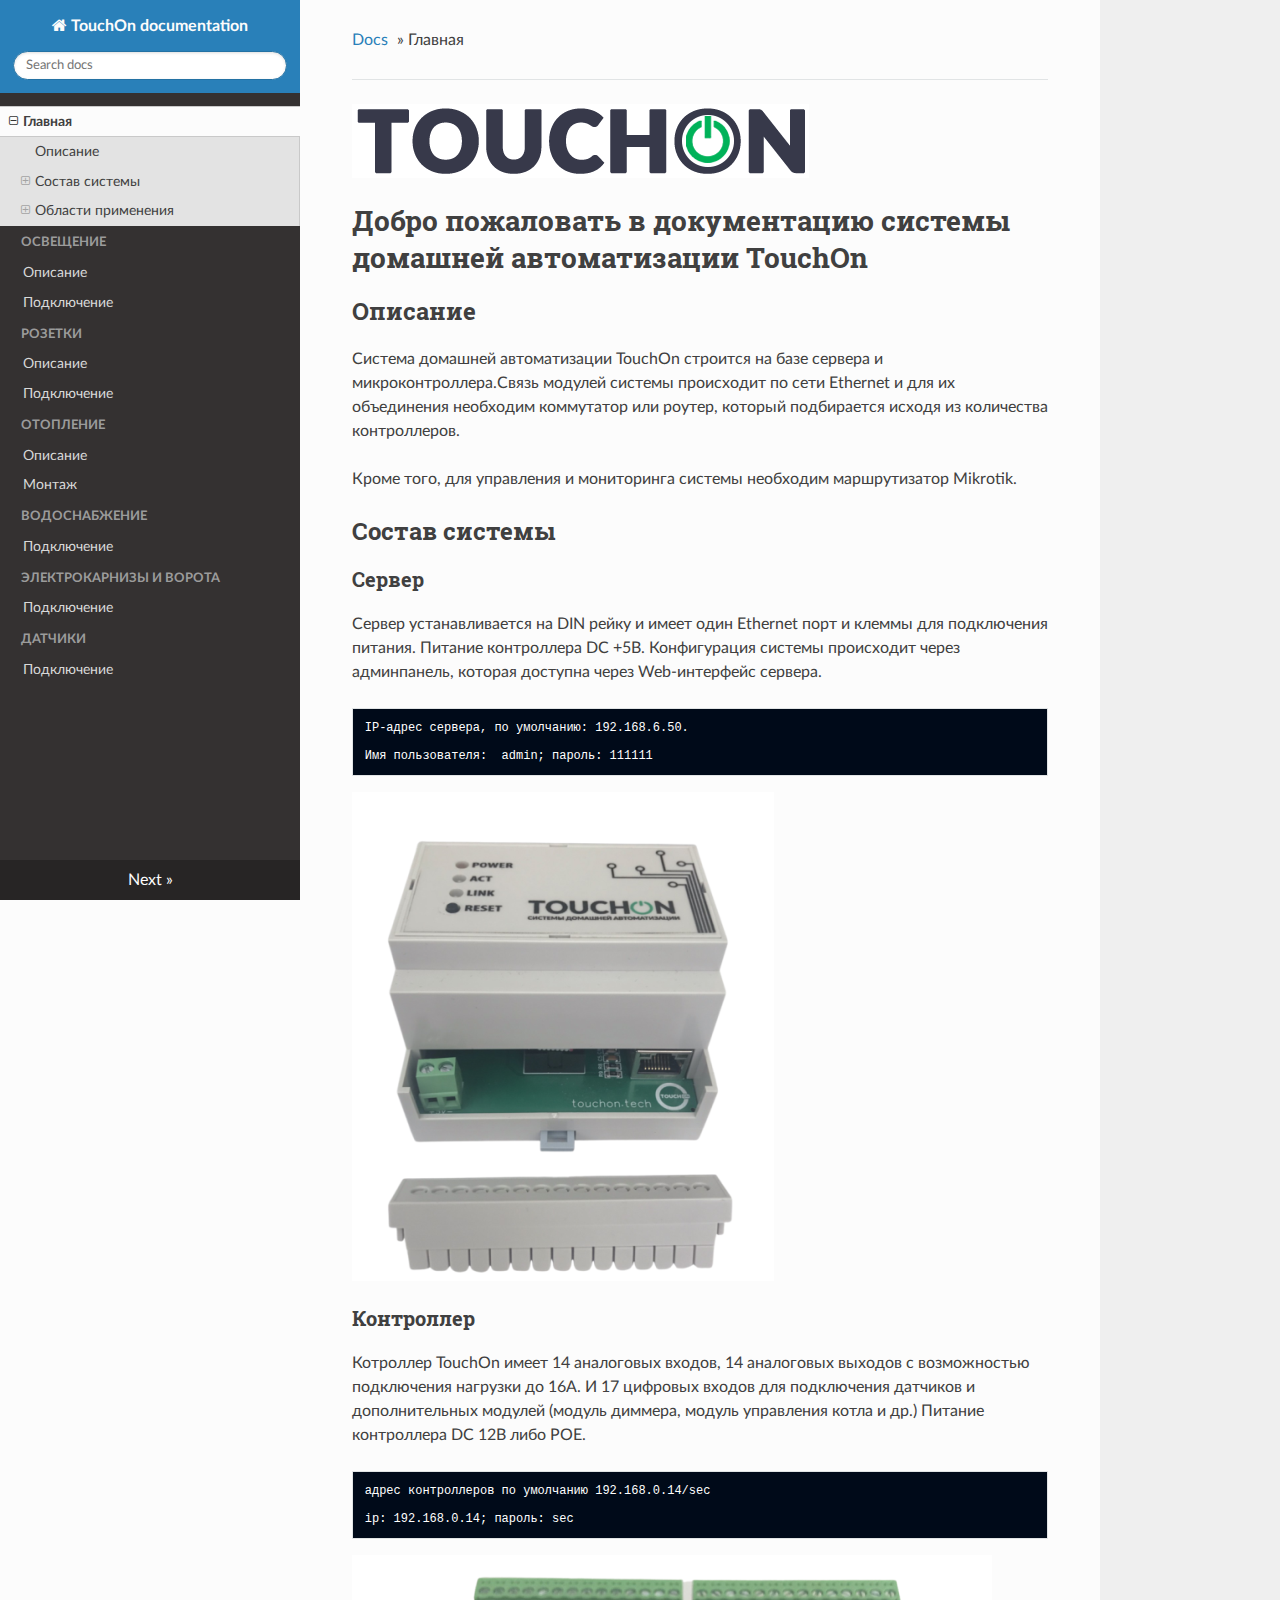
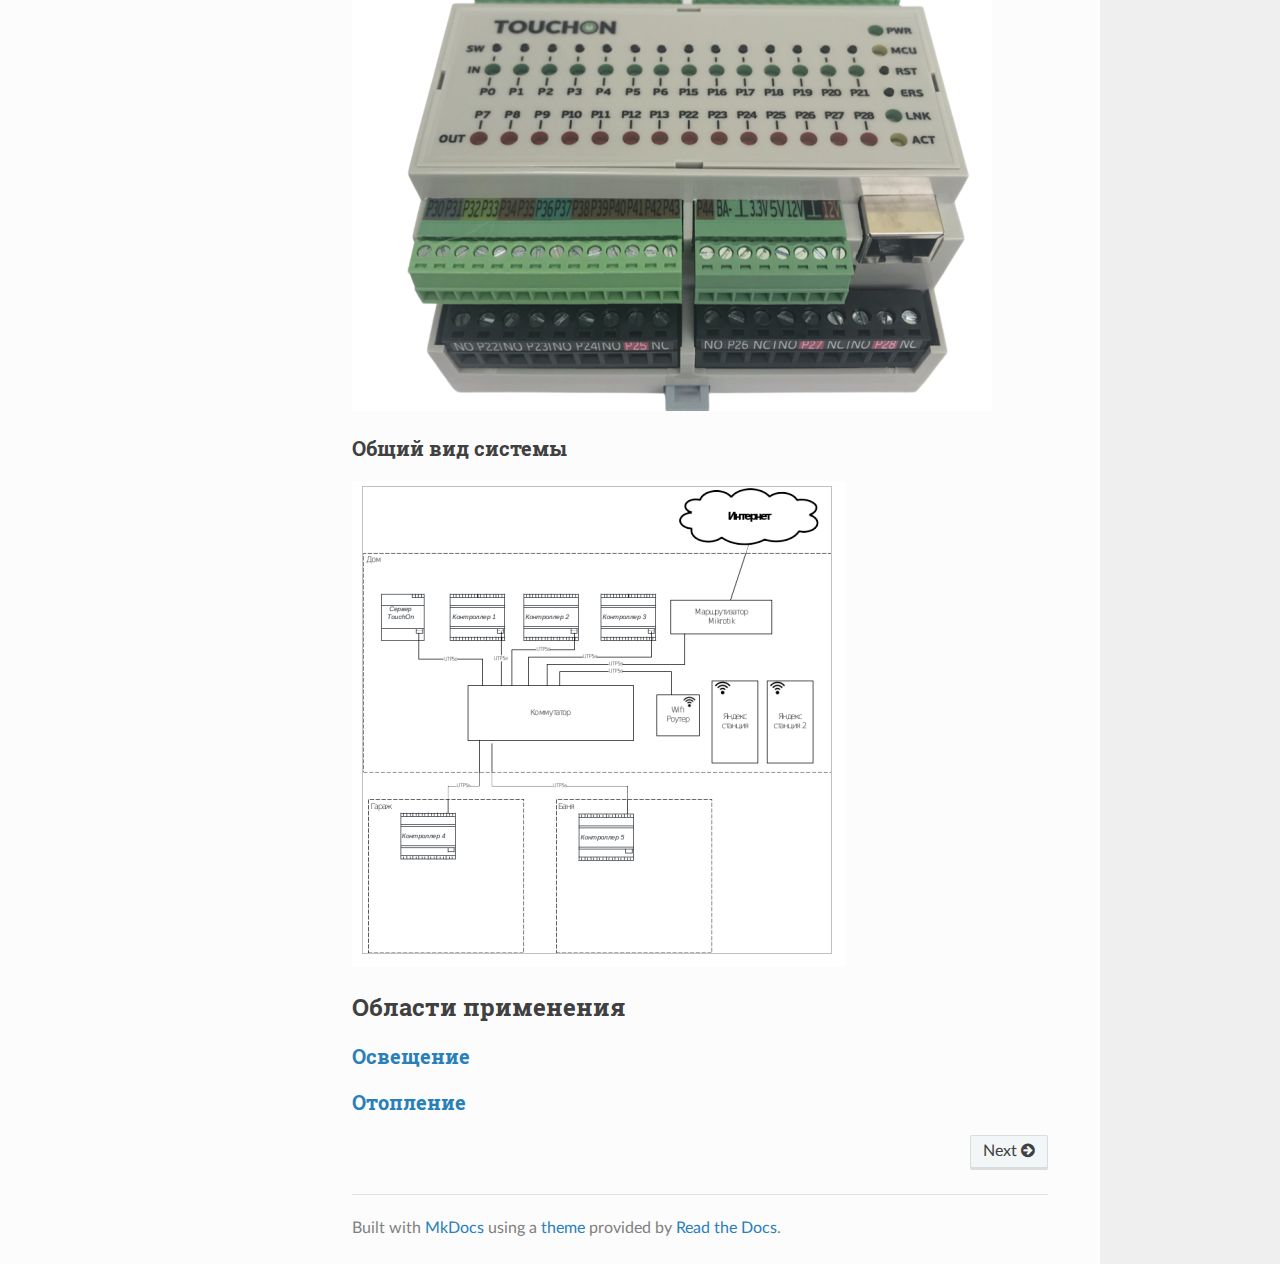
<file: index.html>
<!DOCTYPE html>
<!--[if IE 8]><html class="no-js lt-ie9" lang="en" > <![endif]-->
<!--[if gt IE 8]><!--> <html class="no-js" lang="en" > <!--<![endif]-->
<head>
  <meta charset="utf-8">
  <meta http-equiv="X-UA-Compatible" content="IE=edge">
  <meta name="viewport" content="width=device-width, initial-scale=1.0">
  <meta name="description" content="Документация системы домашней автоматизации TouchOn">
  
  <link rel="canonical" href="https://touchondocs.github.io/touchon_reference/">
  <link rel="shortcut icon" href="img/favicon.ico">
  <title>TouchOn documentation</title>
  <link rel="stylesheet" href="https://fonts.googleapis.com/css?family=Lato:400,700|Roboto+Slab:400,700|Inconsolata:400,700" />

  <link rel="stylesheet" href="css/theme.css" />
  <link rel="stylesheet" href="css/theme_extra.css" />
  <link href="css/custom.css" rel="stylesheet" />
  
  <script>
    // Current page data
    var mkdocs_page_name = "\u0413\u043b\u0430\u0432\u043d\u0430\u044f";
    var mkdocs_page_input_path = "index.md";
    var mkdocs_page_url = "/touchon_reference/";
  </script>
  
  <script src="js/jquery-2.1.1.min.js" defer></script>
  <script src="js/modernizr-2.8.3.min.js" defer></script> 
</head>

<body class="wy-body-for-nav" role="document">

  <div class="wy-grid-for-nav">

    
    <nav data-toggle="wy-nav-shift" class="wy-nav-side stickynav">
    <div class="wy-side-scroll">
      <div class="wy-side-nav-search">
        <a href="." class="icon icon-home"> TouchOn documentation</a>
        <div role="search">
  <form id ="rtd-search-form" class="wy-form" action="./search.html" method="get">
      <input type="text" name="q" placeholder="Search docs" title="Type search term here" />
  </form>
</div>
      </div>

      <div class="wy-menu wy-menu-vertical" data-spy="affix" role="navigation" aria-label="main navigation">
                <ul class="current">
                    <li class="toctree-l1 current"><a class="reference internal current" href=".">Главная</a>
    <ul class="current">
    <li class="toctree-l2"><a class="reference internal" href="#_1">Описание</a>
    </li>
    <li class="toctree-l2"><a class="reference internal" href="#_2">Состав системы</a>
        <ul>
    <li class="toctree-l3"><a class="reference internal" href="#_3">Сервер</a>
    </li>
    <li class="toctree-l3"><a class="reference internal" href="#_4">Контроллер</a>
    </li>
    <li class="toctree-l3"><a class="reference internal" href="#_5">Общий вид системы</a>
    </li>
        </ul>
    </li>
    <li class="toctree-l2"><a class="reference internal" href="#_6">Области применения</a>
        <ul>
    <li class="toctree-l3"><a class="reference internal" href="#_7">Освещение</a>
    </li>
    <li class="toctree-l3"><a class="reference internal" href="#_8">Отопление</a>
    </li>
        </ul>
    </li>
    </ul>
                    </li>
                </ul>
                <p class="caption"><span class="caption-text">Освещение</span></p>
                <ul>
                    <li class="toctree-l1"><a class="reference internal" href="light_system/light_overview/">Описание</a>
                    </li>
                    <li class="toctree-l1"><a class="reference internal" href="light_system/light_install/">Подключение</a>
                    </li>
                </ul>
                <p class="caption"><span class="caption-text">Розетки</span></p>
                <ul>
                    <li class="toctree-l1"><a class="reference internal" href="power_supply/power_overview/">Описание</a>
                    </li>
                    <li class="toctree-l1"><a class="reference internal" href="power_supply/power_install/">Подключение</a>
                    </li>
                </ul>
                <p class="caption"><span class="caption-text">Отопление</span></p>
                <ul>
                    <li class="toctree-l1"><a class="reference internal" href="heat_system/heat_overview/">Описание</a>
                    </li>
                    <li class="toctree-l1"><a class="reference internal" href="heat_system/heat_install/">Монтаж</a>
                    </li>
                </ul>
                <p class="caption"><span class="caption-text">Водоснабжение</span></p>
                <ul>
                    <li class="toctree-l1"><a class="reference internal" href="water_system/water_install/">Подключение</a>
                    </li>
                </ul>
                <p class="caption"><span class="caption-text">Электрокарнизы и ворота</span></p>
                <ul>
                    <li class="toctree-l1"><a class="reference internal" href="curtain_system/curtain_install/">Подключение</a>
                    </li>
                </ul>
                <p class="caption"><span class="caption-text">Датчики</span></p>
                <ul>
                    <li class="toctree-l1"><a class="reference internal" href="sensors/sensors_install/">Подключение</a>
                    </li>
                </ul>
      </div>
    </div>
    </nav>

    <section data-toggle="wy-nav-shift" class="wy-nav-content-wrap">

      
      <nav class="wy-nav-top" role="navigation" aria-label="top navigation">
        <i data-toggle="wy-nav-top" class="fa fa-bars"></i>
        <a href=".">TouchOn documentation</a>
      </nav>

      
      <div class="wy-nav-content">
        <div class="rst-content">
          <div role="navigation" aria-label="breadcrumbs navigation">
  <ul class="wy-breadcrumbs">
    <li><a href=".">Docs</a> &raquo;</li>
    
      
    
    <li>Главная</li>
    <li class="wy-breadcrumbs-aside">
      
    </li>
  </ul>
  
  <hr/>
</div>

          <div role="main">
            <div class="section">
              
                <p><img alt="logo" src="img/touchon_logo.png" /></p>
<h1 id="touchon">Добро пожаловать в документацию системы домашней автоматизации TouchOn</h1>
<h2 id="_1">Описание</h2>
<p>Система домашней автоматизации TouchOn строится на базе сервера и
микроконтроллера.Связь модулей системы происходит по сети Ethernet и для их
объединения необходим коммутатор или роутер, который подбирается исходя из
количества контроллеров.</p>
<p>Кроме того, для управления и мониторинга системы необходим маршрутизатор Mikrotik. </p>
<h2 id="_2">Состав системы</h2>
<h3 id="_3">Сервер</h3>
<p>Сервер устанавливается на DIN рейку и имеет один Ethernet порт и клеммы для
подключения питания. Питание контроллера  DC +5В. Конфигурация системы
происходит через админпанель, которая доступна через Web-интерфейс сервера. </p>
<pre><code>IP-адрес сервера, по умолчанию: 192.168.6.50.

Имя пользователя:  admin; пароль: 111111
</code></pre>
<p><img alt="server" src="img/server_view.png" /></p>
<h3 id="_4">Контроллер</h3>
<p>Котроллер TouchOn имеет 14 аналоговых входов, 14 аналоговых выходов с
возможностью подключения нагрузки до 16А. И  17 цифровых входов для подключения
датчиков и дополнительных модулей (модуль диммера, модуль управления котла и др.)
Питание контроллера DC 12В либо POE.</p>
<pre><code>адрес контроллеров по умолчанию 192.168.0.14/sec

ip: 192.168.0.14; пароль: sec
</code></pre>
<p><img alt="controller" src="img/controller_view.png" /></p>
<h3 id="_5">Общий вид системы</h3>
<p><img alt="system overview" src="img/system_overview.png" /></p>
<h2 id="_6">Области применения</h2>
<h3 id="_7"><a href="light_system/light_overview/">Освещение</a></h3>
<h3 id="_8"><a href="heat_system/heat_overview/">Отопление</a></h3>
              
            </div>
          </div>
          <footer>
  
    <div class="rst-footer-buttons" role="navigation" aria-label="footer navigation">
      
        <a href="light_system/light_overview/" class="btn btn-neutral float-right" title="Описание">Next <span class="icon icon-circle-arrow-right"></span></a>
      
      
    </div>
  

  <hr/>

  <div role="contentinfo">
    <!-- Copyright etc -->
    
  </div>

  Built with <a href="https://www.mkdocs.org/">MkDocs</a> using a <a href="https://github.com/snide/sphinx_rtd_theme">theme</a> provided by <a href="https://readthedocs.org">Read the Docs</a>.
</footer>
      
        </div>
      </div>

    </section>

  </div>

  <div class="rst-versions" role="note" aria-label="versions">
  <span class="rst-current-version" data-toggle="rst-current-version">
    
    
    
      <span><a href="light_system/light_overview/" style="color: #fcfcfc">Next &raquo;</a></span>
    
  </span>
</div>
    <script>var base_url = '.';</script>
    <script src="js/theme_extra.js" defer></script>
    <script src="js/theme.js" defer></script>
      <script src="search/main.js" defer></script>
    <script defer>
        window.onload = function () {
            SphinxRtdTheme.Navigation.enable(true);
        };
    </script>

</body>
</html>

<!--
MkDocs version : 1.2.3
Build Date UTC : 2021-12-16 06:30:55.681037+00:00
-->
</file>
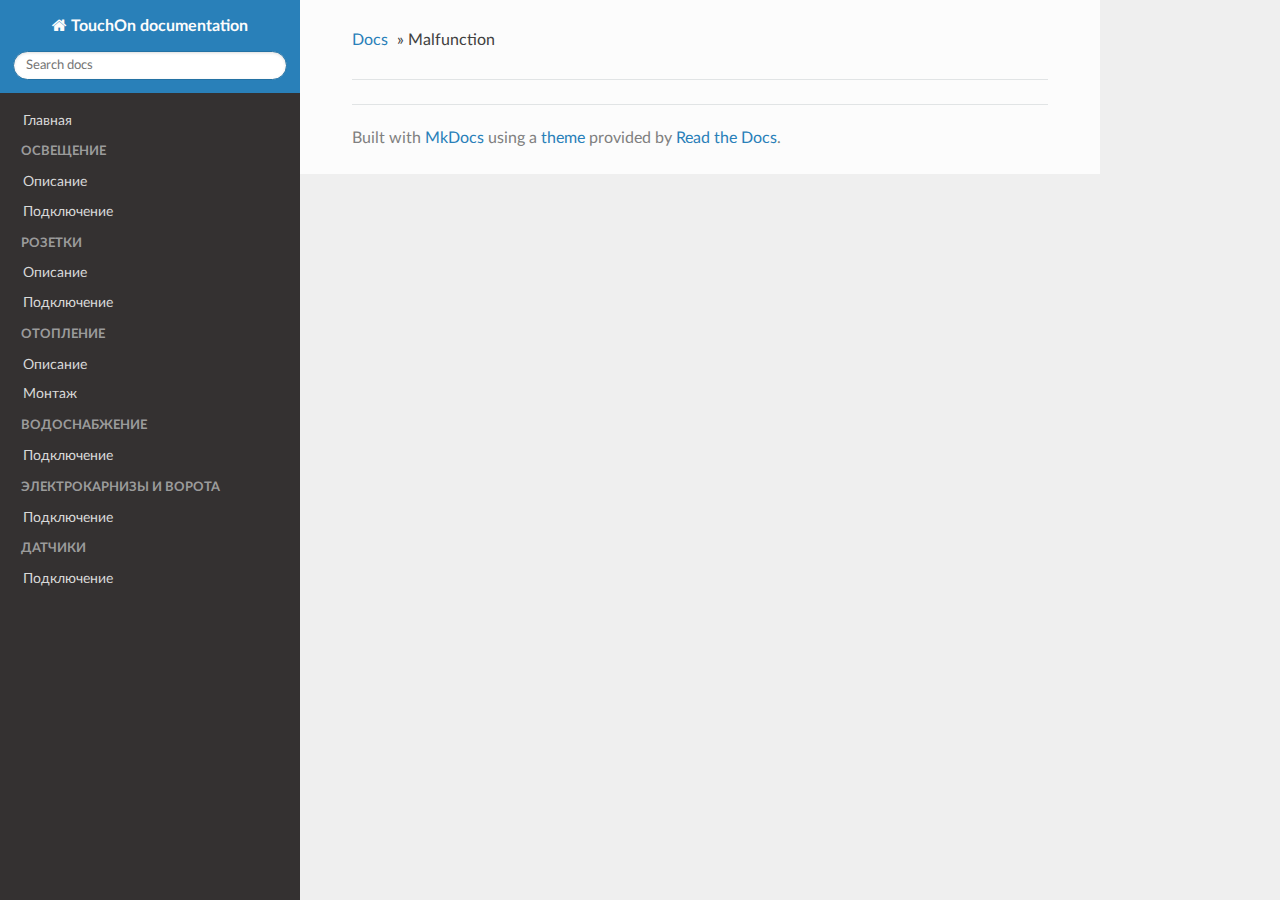
<file: malfunction/index.html>
<!DOCTYPE html>
<!--[if IE 8]><html class="no-js lt-ie9" lang="en" > <![endif]-->
<!--[if gt IE 8]><!--> <html class="no-js" lang="en" > <!--<![endif]-->
<head>
  <meta charset="utf-8">
  <meta http-equiv="X-UA-Compatible" content="IE=edge">
  <meta name="viewport" content="width=device-width, initial-scale=1.0">
  
  
  <link rel="canonical" href="https://touchondocs.github.io/touchon_reference/malfunction/">
  <link rel="shortcut icon" href="../img/favicon.ico">
  <title>Malfunction - TouchOn documentation</title>
  <link rel="stylesheet" href="https://fonts.googleapis.com/css?family=Lato:400,700|Roboto+Slab:400,700|Inconsolata:400,700" />

  <link rel="stylesheet" href="../css/theme.css" />
  <link rel="stylesheet" href="../css/theme_extra.css" />
  <link href="../css/custom.css" rel="stylesheet" />
  
  <script>
    // Current page data
    var mkdocs_page_name = "Malfunction";
    var mkdocs_page_input_path = "malfunction.md";
    var mkdocs_page_url = "/touchon_reference/malfunction/";
  </script>
  
  <script src="../js/jquery-2.1.1.min.js" defer></script>
  <script src="../js/modernizr-2.8.3.min.js" defer></script> 
</head>

<body class="wy-body-for-nav" role="document">

  <div class="wy-grid-for-nav">

    
    <nav data-toggle="wy-nav-shift" class="wy-nav-side stickynav">
    <div class="wy-side-scroll">
      <div class="wy-side-nav-search">
        <a href=".." class="icon icon-home"> TouchOn documentation</a>
        <div role="search">
  <form id ="rtd-search-form" class="wy-form" action="../search.html" method="get">
      <input type="text" name="q" placeholder="Search docs" title="Type search term here" />
  </form>
</div>
      </div>

      <div class="wy-menu wy-menu-vertical" data-spy="affix" role="navigation" aria-label="main navigation">
                <ul>
                    <li class="toctree-l1"><a class="reference internal" href="..">Главная</a>
                    </li>
                </ul>
                <p class="caption"><span class="caption-text">Освещение</span></p>
                <ul>
                    <li class="toctree-l1"><a class="reference internal" href="../light_system/light_overview/">Описание</a>
                    </li>
                    <li class="toctree-l1"><a class="reference internal" href="../light_system/light_install/">Подключение</a>
                    </li>
                </ul>
                <p class="caption"><span class="caption-text">Розетки</span></p>
                <ul>
                    <li class="toctree-l1"><a class="reference internal" href="../power_supply/power_overview/">Описание</a>
                    </li>
                    <li class="toctree-l1"><a class="reference internal" href="../power_supply/power_install/">Подключение</a>
                    </li>
                </ul>
                <p class="caption"><span class="caption-text">Отопление</span></p>
                <ul>
                    <li class="toctree-l1"><a class="reference internal" href="../heat_system/heat_overview/">Описание</a>
                    </li>
                    <li class="toctree-l1"><a class="reference internal" href="../heat_system/heat_install/">Монтаж</a>
                    </li>
                </ul>
                <p class="caption"><span class="caption-text">Водоснабжение</span></p>
                <ul>
                    <li class="toctree-l1"><a class="reference internal" href="../water_system/water_install/">Подключение</a>
                    </li>
                </ul>
                <p class="caption"><span class="caption-text">Электрокарнизы и ворота</span></p>
                <ul>
                    <li class="toctree-l1"><a class="reference internal" href="../curtain_system/curtain_install/">Подключение</a>
                    </li>
                </ul>
                <p class="caption"><span class="caption-text">Датчики</span></p>
                <ul>
                    <li class="toctree-l1"><a class="reference internal" href="../sensors/sensors_install/">Подключение</a>
                    </li>
                </ul>
      </div>
    </div>
    </nav>

    <section data-toggle="wy-nav-shift" class="wy-nav-content-wrap">

      
      <nav class="wy-nav-top" role="navigation" aria-label="top navigation">
        <i data-toggle="wy-nav-top" class="fa fa-bars"></i>
        <a href="..">TouchOn documentation</a>
      </nav>

      
      <div class="wy-nav-content">
        <div class="rst-content">
          <div role="navigation" aria-label="breadcrumbs navigation">
  <ul class="wy-breadcrumbs">
    <li><a href="..">Docs</a> &raquo;</li>
    
      
    
    <li>Malfunction</li>
    <li class="wy-breadcrumbs-aside">
      
    </li>
  </ul>
  
  <hr/>
</div>

          <div role="main">
            <div class="section">
              
                
              
            </div>
          </div>
          <footer>
  

  <hr/>

  <div role="contentinfo">
    <!-- Copyright etc -->
    
  </div>

  Built with <a href="https://www.mkdocs.org/">MkDocs</a> using a <a href="https://github.com/snide/sphinx_rtd_theme">theme</a> provided by <a href="https://readthedocs.org">Read the Docs</a>.
</footer>
      
        </div>
      </div>

    </section>

  </div>

  <div class="rst-versions" role="note" aria-label="versions">
  <span class="rst-current-version" data-toggle="rst-current-version">
    
    
    
  </span>
</div>
    <script>var base_url = '..';</script>
    <script src="../js/theme_extra.js" defer></script>
    <script src="../js/theme.js" defer></script>
      <script src="../search/main.js" defer></script>
    <script defer>
        window.onload = function () {
            SphinxRtdTheme.Navigation.enable(true);
        };
    </script>

</body>
</html>
</file>
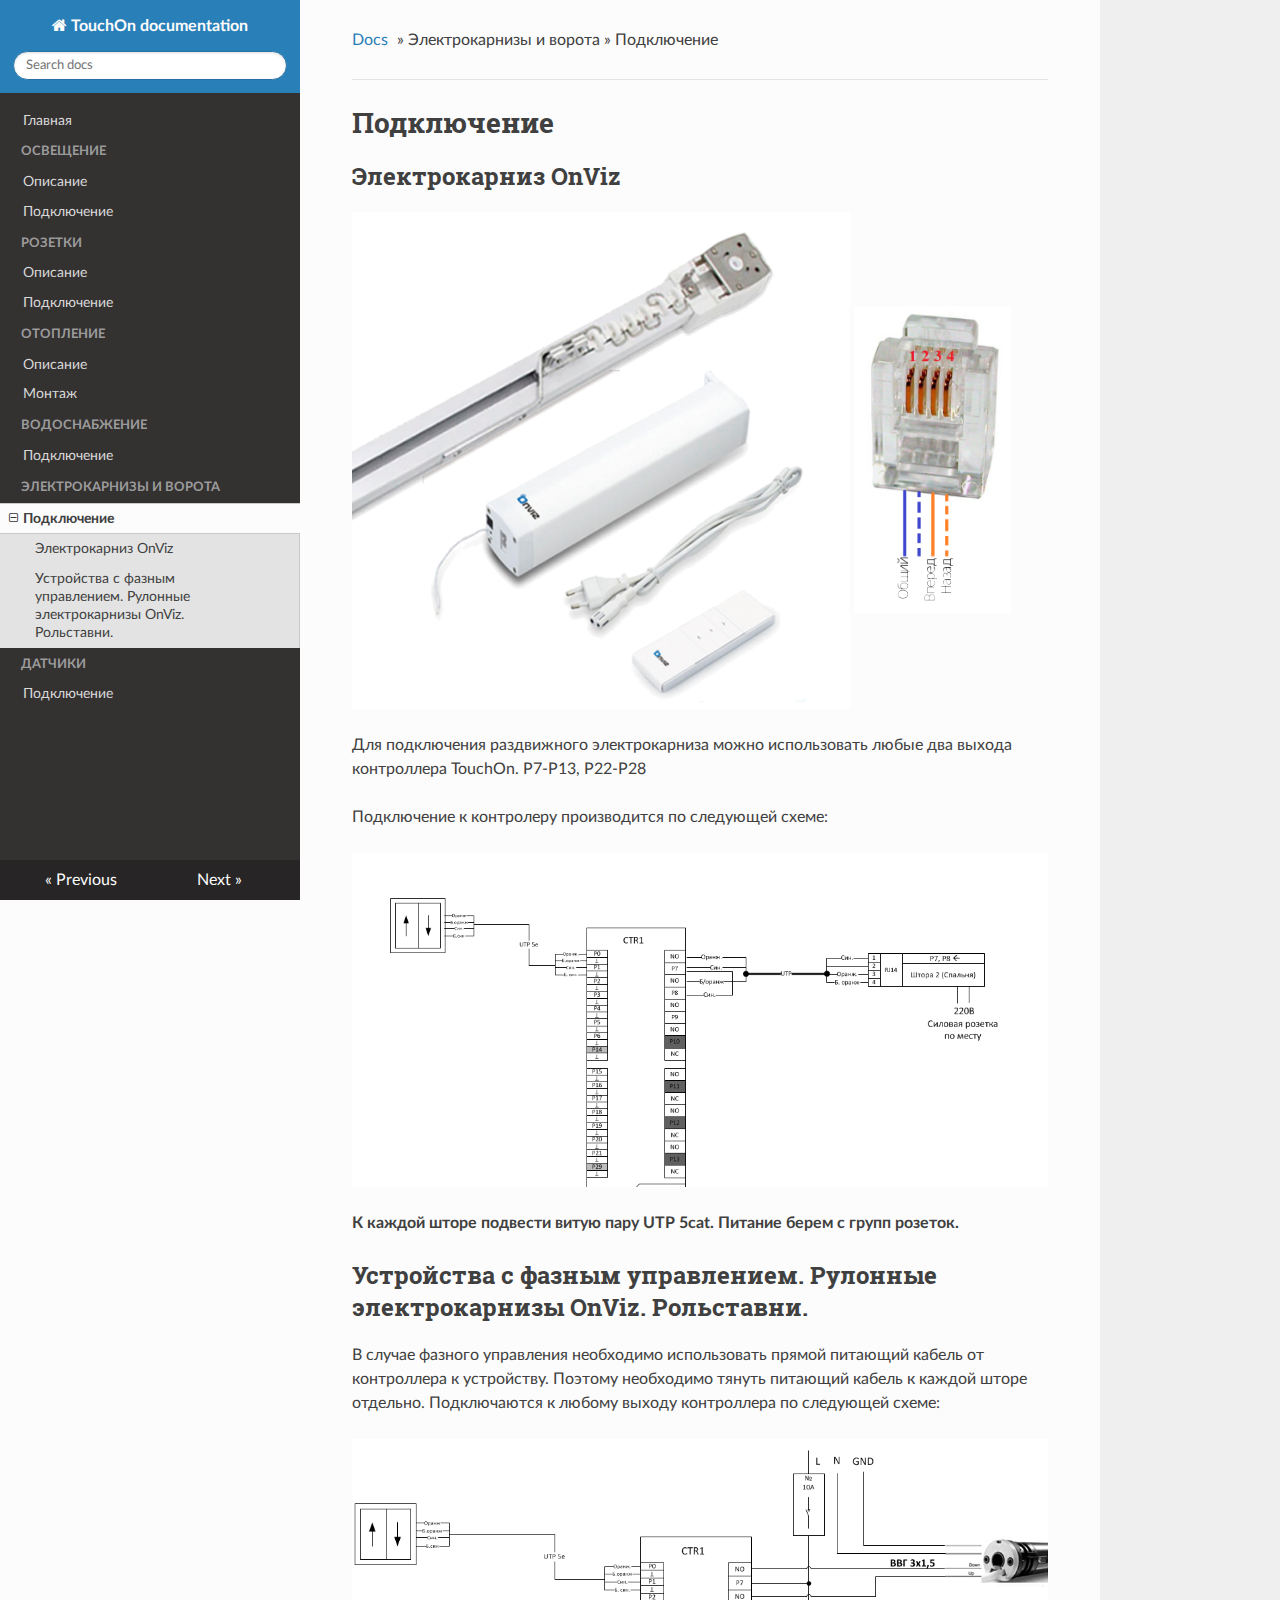
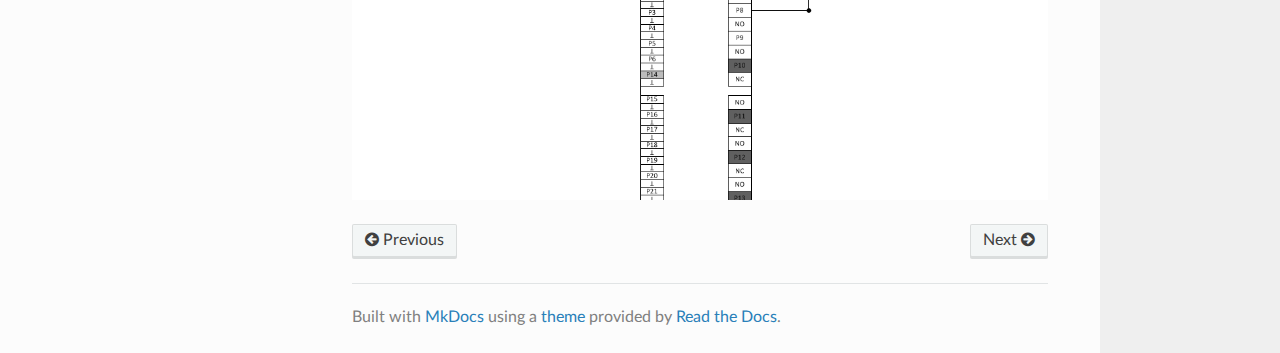
<file: curtain_system/curtain_install/index.html>
<!DOCTYPE html>
<!--[if IE 8]><html class="no-js lt-ie9" lang="en" > <![endif]-->
<!--[if gt IE 8]><!--> <html class="no-js" lang="en" > <!--<![endif]-->
<head>
  <meta charset="utf-8">
  <meta http-equiv="X-UA-Compatible" content="IE=edge">
  <meta name="viewport" content="width=device-width, initial-scale=1.0">
  
  
  <link rel="canonical" href="https://touchondocs.github.io/touchon_reference/curtain_system/curtain_install/">
  <link rel="shortcut icon" href="../../img/favicon.ico">
  <title>Подключение - TouchOn documentation</title>
  <link rel="stylesheet" href="https://fonts.googleapis.com/css?family=Lato:400,700|Roboto+Slab:400,700|Inconsolata:400,700" />

  <link rel="stylesheet" href="../../css/theme.css" />
  <link rel="stylesheet" href="../../css/theme_extra.css" />
  <link href="../../css/custom.css" rel="stylesheet" />
  
  <script>
    // Current page data
    var mkdocs_page_name = "\u041f\u043e\u0434\u043a\u043b\u044e\u0447\u0435\u043d\u0438\u0435";
    var mkdocs_page_input_path = "curtain_system/curtain_install.md";
    var mkdocs_page_url = "/touchon_reference/curtain_system/curtain_install/";
  </script>
  
  <script src="../../js/jquery-2.1.1.min.js" defer></script>
  <script src="../../js/modernizr-2.8.3.min.js" defer></script> 
</head>

<body class="wy-body-for-nav" role="document">

  <div class="wy-grid-for-nav">

    
    <nav data-toggle="wy-nav-shift" class="wy-nav-side stickynav">
    <div class="wy-side-scroll">
      <div class="wy-side-nav-search">
        <a href="../.." class="icon icon-home"> TouchOn documentation</a>
        <div role="search">
  <form id ="rtd-search-form" class="wy-form" action="../../search.html" method="get">
      <input type="text" name="q" placeholder="Search docs" title="Type search term here" />
  </form>
</div>
      </div>

      <div class="wy-menu wy-menu-vertical" data-spy="affix" role="navigation" aria-label="main navigation">
                <ul>
                    <li class="toctree-l1"><a class="reference internal" href="../..">Главная</a>
                    </li>
                </ul>
                <p class="caption"><span class="caption-text">Освещение</span></p>
                <ul>
                    <li class="toctree-l1"><a class="reference internal" href="../../light_system/light_overview/">Описание</a>
                    </li>
                    <li class="toctree-l1"><a class="reference internal" href="../../light_system/light_install/">Подключение</a>
                    </li>
                </ul>
                <p class="caption"><span class="caption-text">Розетки</span></p>
                <ul>
                    <li class="toctree-l1"><a class="reference internal" href="../../power_supply/power_overview/">Описание</a>
                    </li>
                    <li class="toctree-l1"><a class="reference internal" href="../../power_supply/power_install/">Подключение</a>
                    </li>
                </ul>
                <p class="caption"><span class="caption-text">Отопление</span></p>
                <ul>
                    <li class="toctree-l1"><a class="reference internal" href="../../heat_system/heat_overview/">Описание</a>
                    </li>
                    <li class="toctree-l1"><a class="reference internal" href="../../heat_system/heat_install/">Монтаж</a>
                    </li>
                </ul>
                <p class="caption"><span class="caption-text">Водоснабжение</span></p>
                <ul>
                    <li class="toctree-l1"><a class="reference internal" href="../../water_system/water_install/">Подключение</a>
                    </li>
                </ul>
                <p class="caption"><span class="caption-text">Электрокарнизы и ворота</span></p>
                <ul class="current">
                    <li class="toctree-l1 current"><a class="reference internal current" href="./">Подключение</a>
    <ul class="current">
    <li class="toctree-l2"><a class="reference internal" href="#onviz">Электрокарниз OnViz</a>
    </li>
    <li class="toctree-l2"><a class="reference internal" href="#onviz_1">Устройства с фазным управлением. Рулонные электрокарнизы OnViz. Рольставни.</a>
    </li>
    </ul>
                    </li>
                </ul>
                <p class="caption"><span class="caption-text">Датчики</span></p>
                <ul>
                    <li class="toctree-l1"><a class="reference internal" href="../../sensors/sensors_install/">Подключение</a>
                    </li>
                </ul>
      </div>
    </div>
    </nav>

    <section data-toggle="wy-nav-shift" class="wy-nav-content-wrap">

      
      <nav class="wy-nav-top" role="navigation" aria-label="top navigation">
        <i data-toggle="wy-nav-top" class="fa fa-bars"></i>
        <a href="../..">TouchOn documentation</a>
      </nav>

      
      <div class="wy-nav-content">
        <div class="rst-content">
          <div role="navigation" aria-label="breadcrumbs navigation">
  <ul class="wy-breadcrumbs">
    <li><a href="../..">Docs</a> &raquo;</li>
    
      
        
          <li>Электрокарнизы и ворота &raquo;</li>
        
      
    
    <li>Подключение</li>
    <li class="wy-breadcrumbs-aside">
      
    </li>
  </ul>
  
  <hr/>
</div>

          <div role="main">
            <div class="section">
              
                <h1 id="_1">Подключение</h1>
<h2 id="onviz">Электрокарниз OnViz</h2>
<p><img alt="Электрокарниз onviz" src="../../img/curtain_system/curtain_onviz.png" />
<img alt="Коннектор карниза OnViz" src="../../img/curtain_system/onviz_connector.png" /></p>
<p>Для подключения раздвижного электрокарниза можно использовать любые два выхода
контроллера TouchOn. Р7-Р13, Р22-Р28</p>
<p>Подключение к контролеру производится по следующей схеме:</p>
<p><img alt="Схема подключения OnViz" src="../../img/curtain_system/onviz_scheme.png" /></p>
<p><strong>К каждой шторе подвести витую пару UTP  5cat. Питание берем с групп розеток.</strong></p>
<h2 id="onviz_1">Устройства с фазным управлением. Рулонные электрокарнизы OnViz. Рольставни.</h2>
<p>В случае фазного управления необходимо использовать прямой питающий кабель от
контроллера к устройству. Поэтому необходимо тянуть питающий кабель к каждой
шторе отдельно. Подключаются к любому выходу контроллера по следующей схеме: </p>
<p><img alt="Подключение карнизов с фазным управлением" src="../../img/curtain_system/curtain_phase_manage.png" /></p>
              
            </div>
          </div>
          <footer>
  
    <div class="rst-footer-buttons" role="navigation" aria-label="footer navigation">
      
        <a href="../../sensors/sensors_install/" class="btn btn-neutral float-right" title="Подключение">Next <span class="icon icon-circle-arrow-right"></span></a>
      
      
        <a href="../../water_system/water_install/" class="btn btn-neutral" title="Подключение"><span class="icon icon-circle-arrow-left"></span> Previous</a>
      
    </div>
  

  <hr/>

  <div role="contentinfo">
    <!-- Copyright etc -->
    
  </div>

  Built with <a href="https://www.mkdocs.org/">MkDocs</a> using a <a href="https://github.com/snide/sphinx_rtd_theme">theme</a> provided by <a href="https://readthedocs.org">Read the Docs</a>.
</footer>
      
        </div>
      </div>

    </section>

  </div>

  <div class="rst-versions" role="note" aria-label="versions">
  <span class="rst-current-version" data-toggle="rst-current-version">
    
    
      <span><a href="../../water_system/water_install/" style="color: #fcfcfc">&laquo; Previous</a></span>
    
    
      <span><a href="../../sensors/sensors_install/" style="color: #fcfcfc">Next &raquo;</a></span>
    
  </span>
</div>
    <script>var base_url = '../..';</script>
    <script src="../../js/theme_extra.js" defer></script>
    <script src="../../js/theme.js" defer></script>
      <script src="../../search/main.js" defer></script>
    <script defer>
        window.onload = function () {
            SphinxRtdTheme.Navigation.enable(true);
        };
    </script>

</body>
</html>
</file>
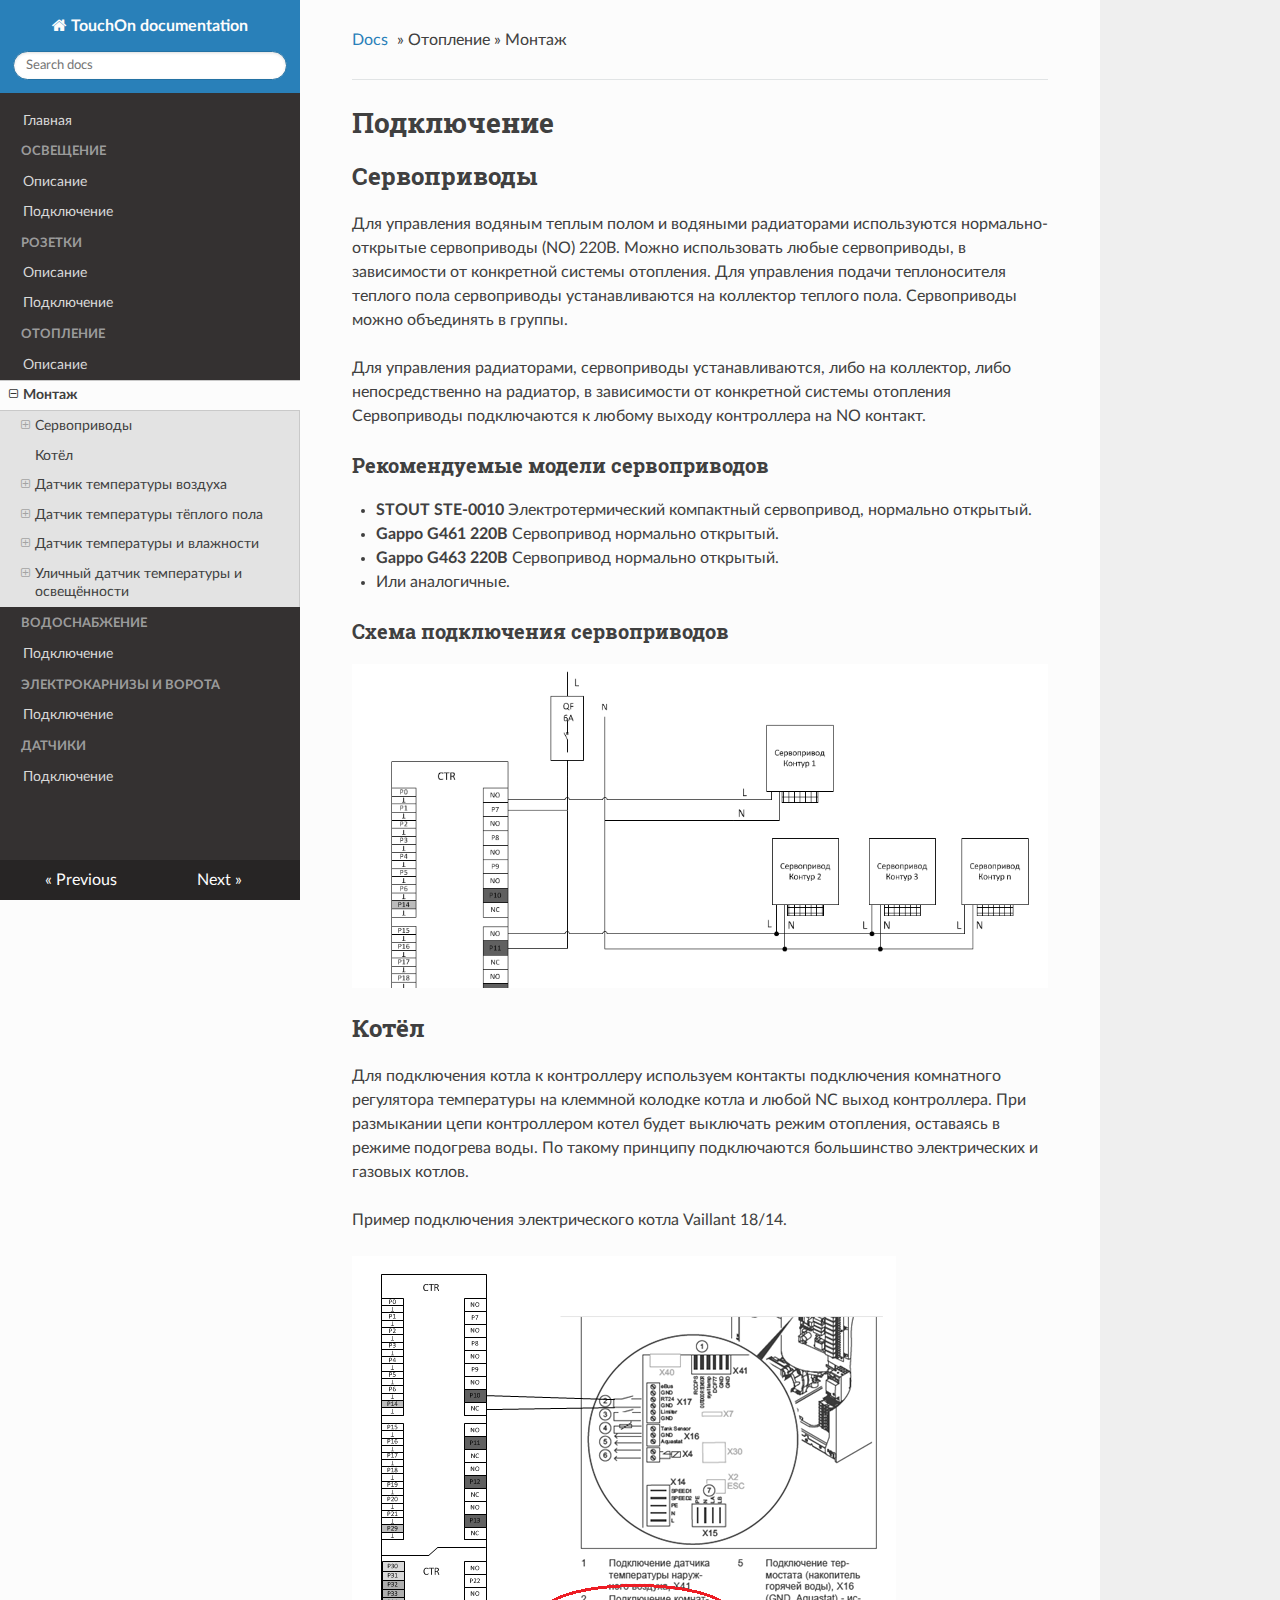
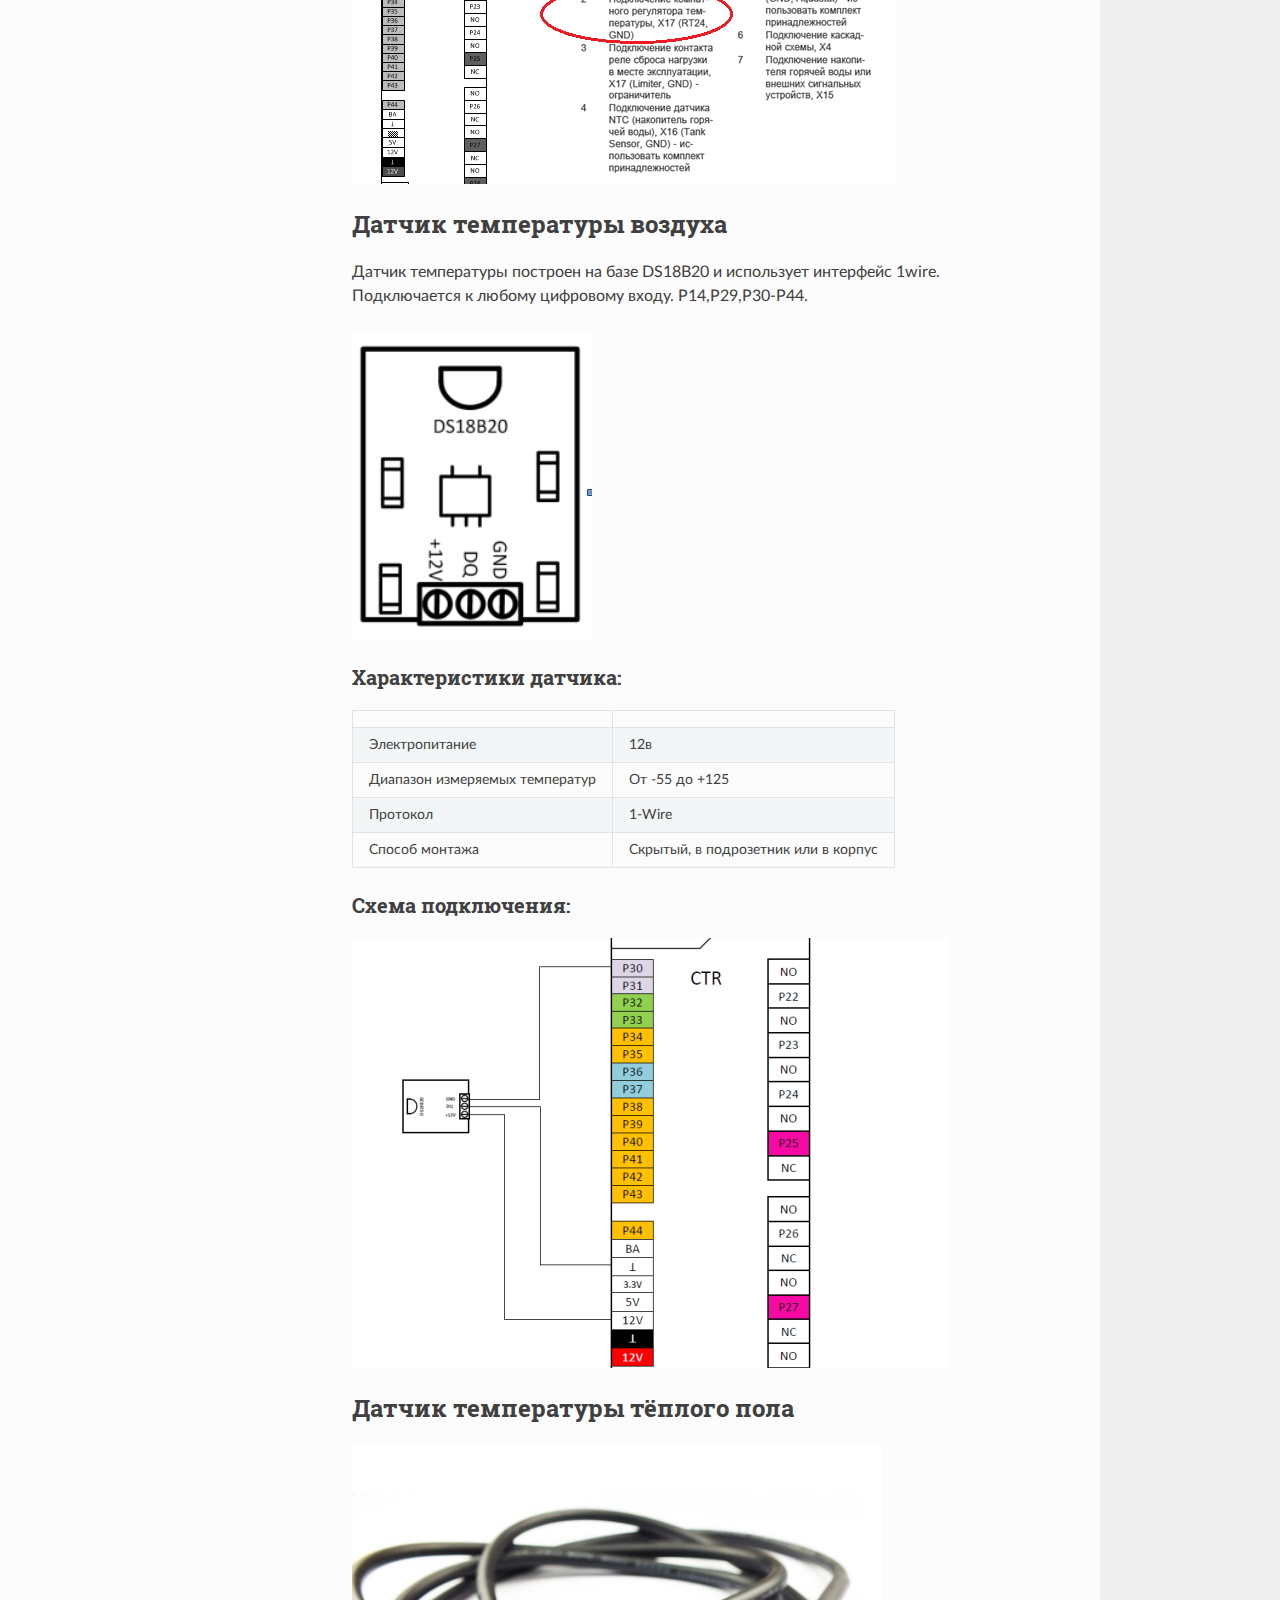
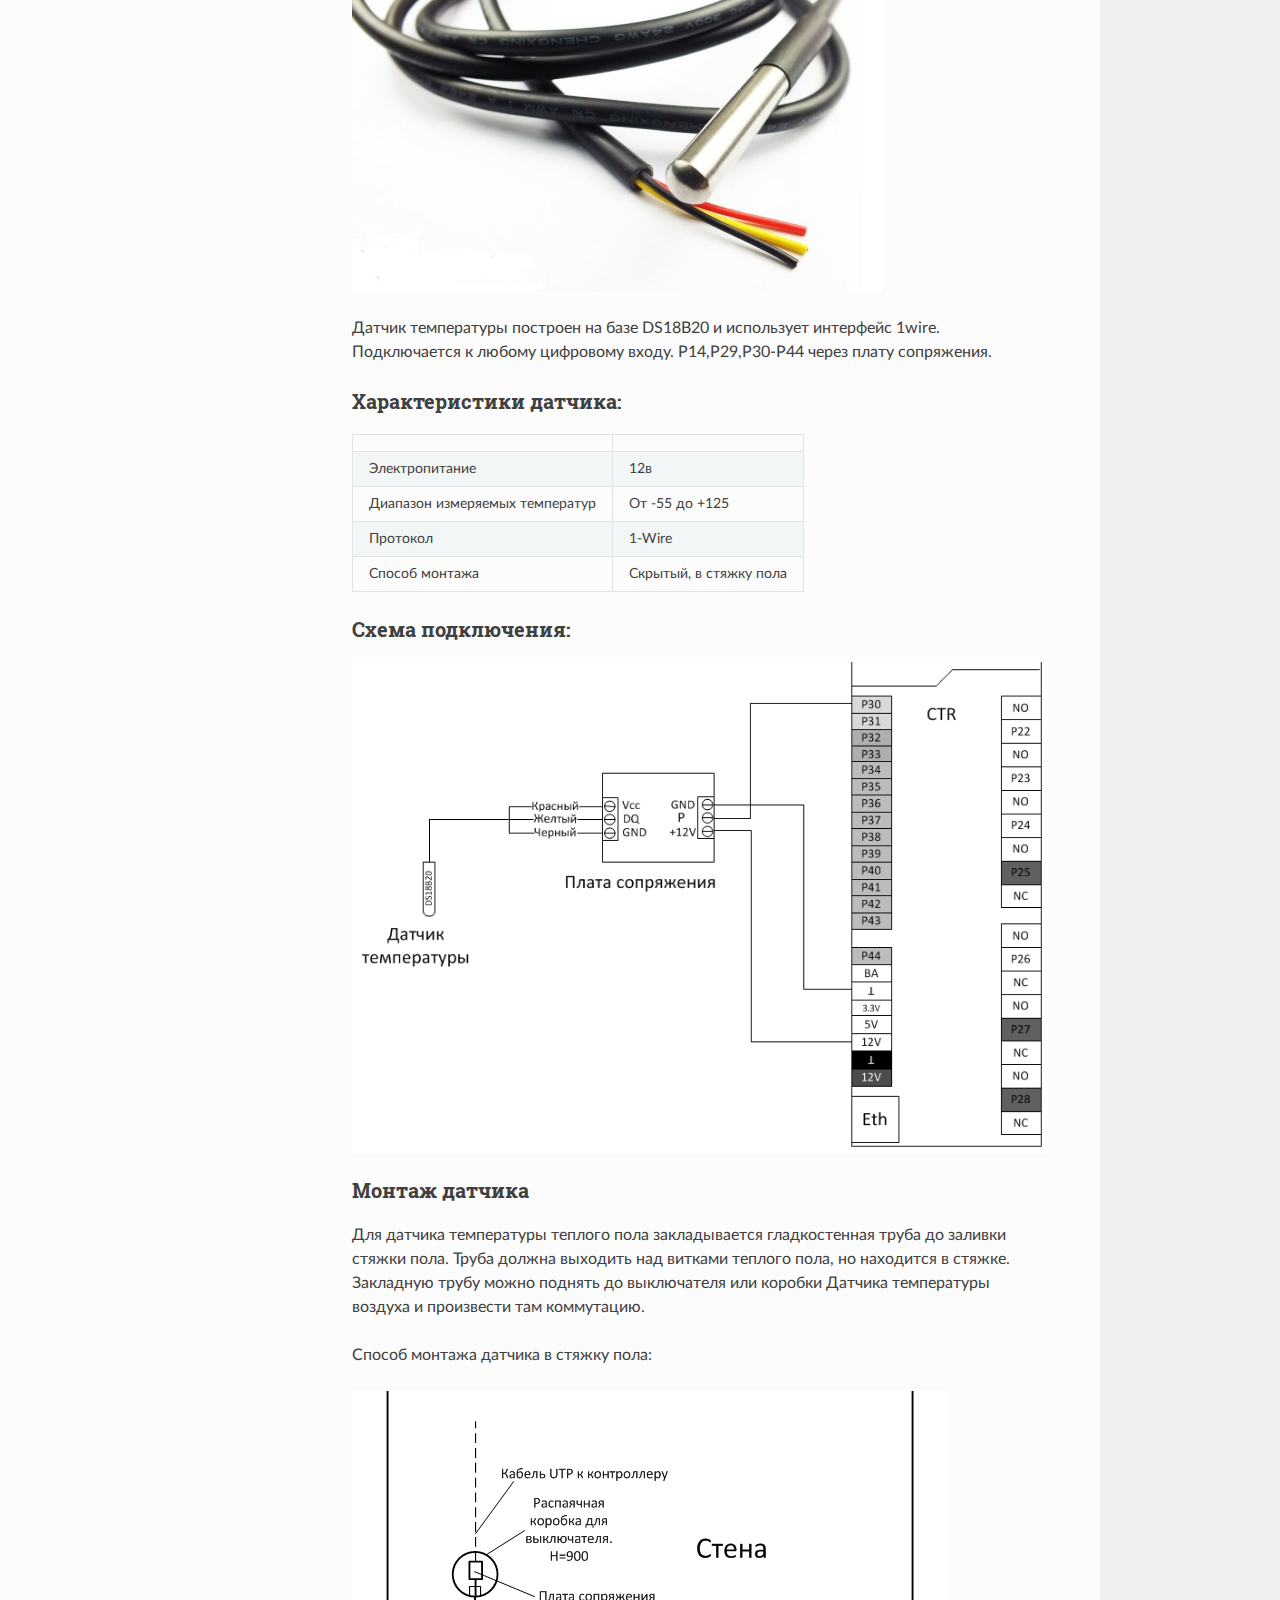
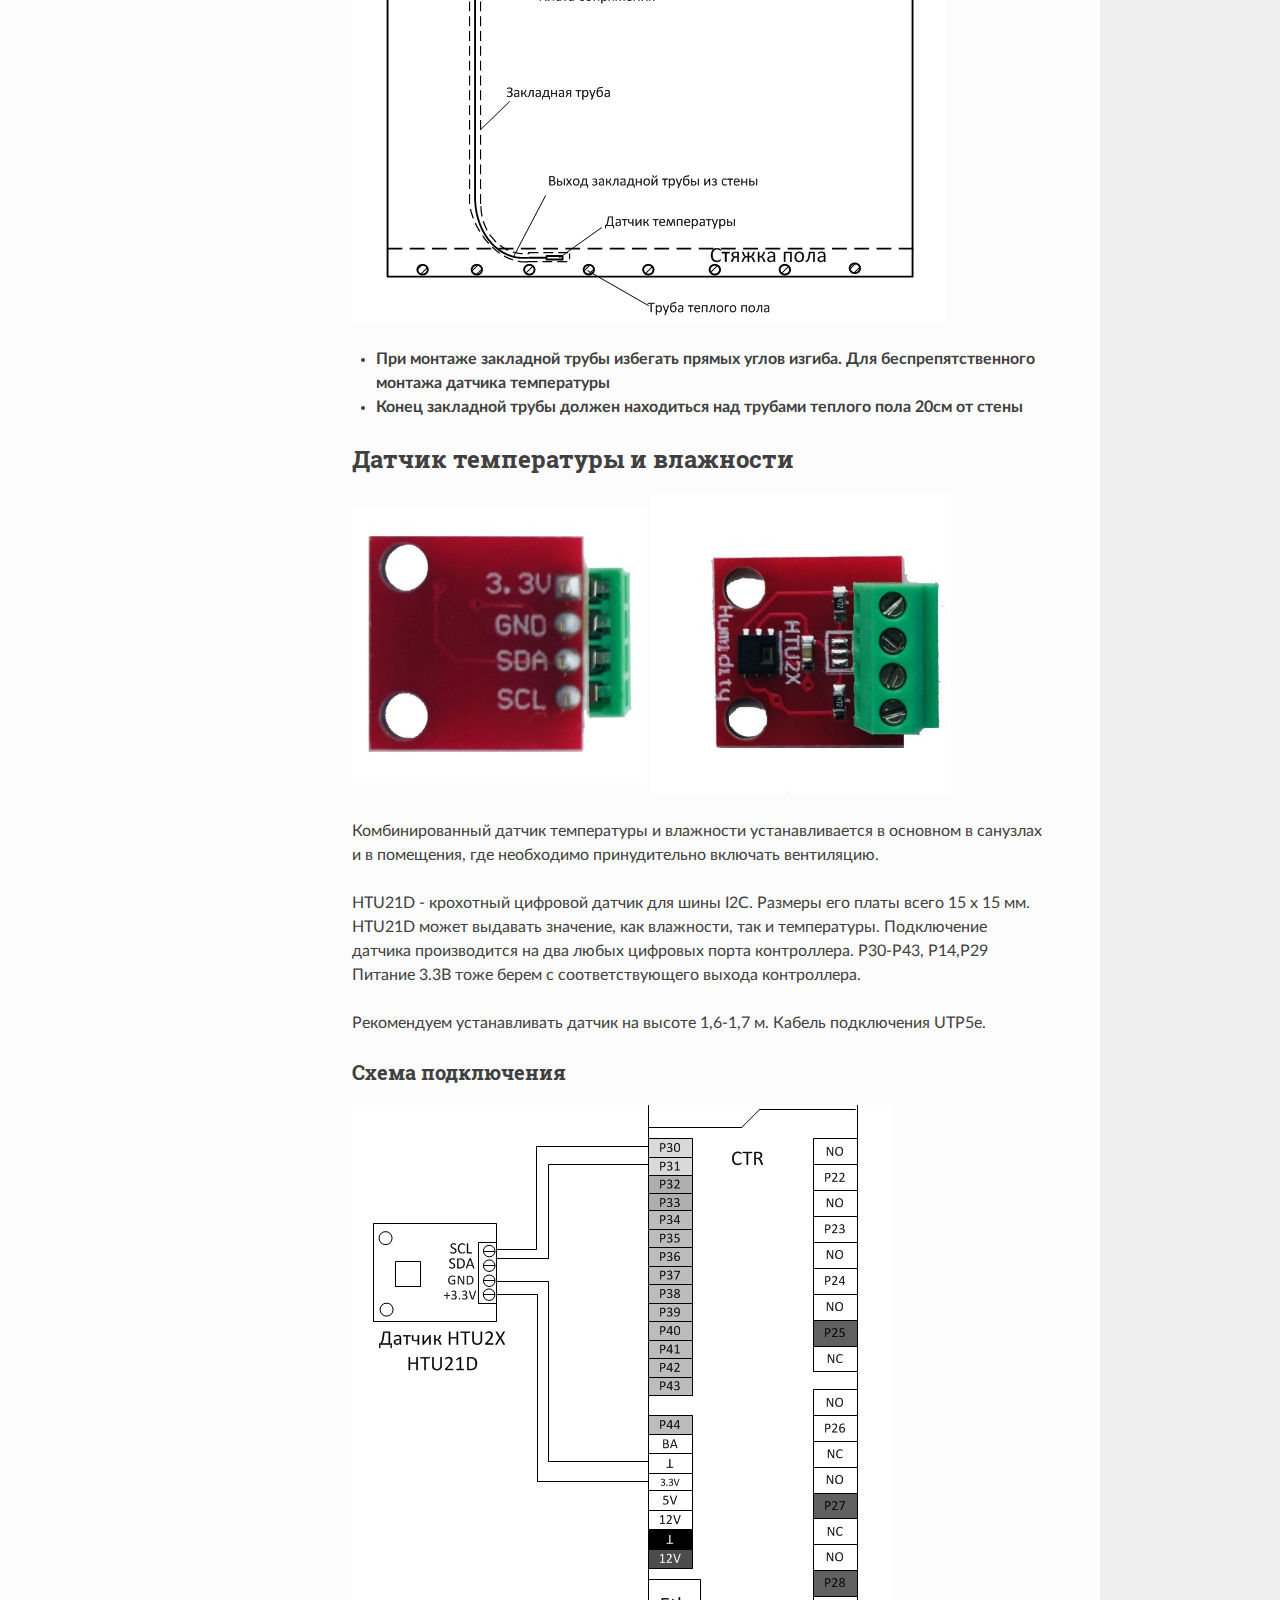
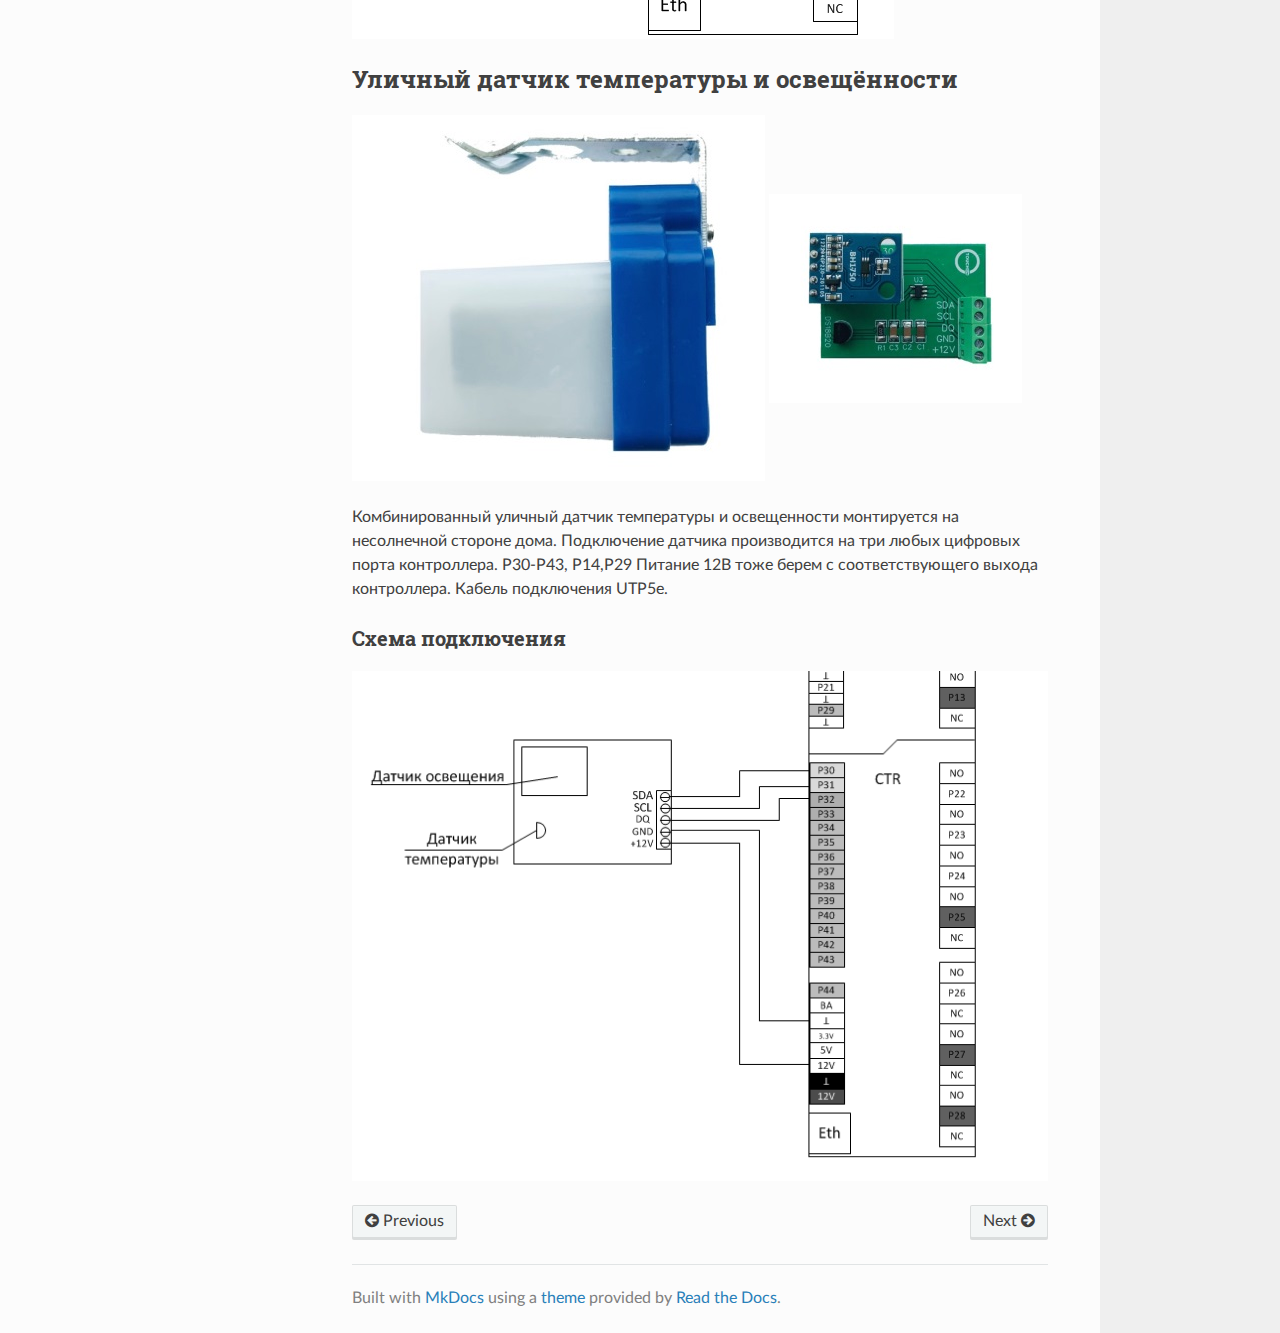
<file: heat_system/heat_install/index.html>
<!DOCTYPE html>
<!--[if IE 8]><html class="no-js lt-ie9" lang="en" > <![endif]-->
<!--[if gt IE 8]><!--> <html class="no-js" lang="en" > <!--<![endif]-->
<head>
  <meta charset="utf-8">
  <meta http-equiv="X-UA-Compatible" content="IE=edge">
  <meta name="viewport" content="width=device-width, initial-scale=1.0">
  
  
  <link rel="canonical" href="https://touchondocs.github.io/touchon_reference/heat_system/heat_install/">
  <link rel="shortcut icon" href="../../img/favicon.ico">
  <title>Монтаж - TouchOn documentation</title>
  <link rel="stylesheet" href="https://fonts.googleapis.com/css?family=Lato:400,700|Roboto+Slab:400,700|Inconsolata:400,700" />

  <link rel="stylesheet" href="../../css/theme.css" />
  <link rel="stylesheet" href="../../css/theme_extra.css" />
  <link href="../../css/custom.css" rel="stylesheet" />
  
  <script>
    // Current page data
    var mkdocs_page_name = "\u041c\u043e\u043d\u0442\u0430\u0436";
    var mkdocs_page_input_path = "heat_system/heat_install.md";
    var mkdocs_page_url = "/touchon_reference/heat_system/heat_install/";
  </script>
  
  <script src="../../js/jquery-2.1.1.min.js" defer></script>
  <script src="../../js/modernizr-2.8.3.min.js" defer></script> 
</head>

<body class="wy-body-for-nav" role="document">

  <div class="wy-grid-for-nav">

    
    <nav data-toggle="wy-nav-shift" class="wy-nav-side stickynav">
    <div class="wy-side-scroll">
      <div class="wy-side-nav-search">
        <a href="../.." class="icon icon-home"> TouchOn documentation</a>
        <div role="search">
  <form id ="rtd-search-form" class="wy-form" action="../../search.html" method="get">
      <input type="text" name="q" placeholder="Search docs" title="Type search term here" />
  </form>
</div>
      </div>

      <div class="wy-menu wy-menu-vertical" data-spy="affix" role="navigation" aria-label="main navigation">
                <ul>
                    <li class="toctree-l1"><a class="reference internal" href="../..">Главная</a>
                    </li>
                </ul>
                <p class="caption"><span class="caption-text">Освещение</span></p>
                <ul>
                    <li class="toctree-l1"><a class="reference internal" href="../../light_system/light_overview/">Описание</a>
                    </li>
                    <li class="toctree-l1"><a class="reference internal" href="../../light_system/light_install/">Подключение</a>
                    </li>
                </ul>
                <p class="caption"><span class="caption-text">Розетки</span></p>
                <ul>
                    <li class="toctree-l1"><a class="reference internal" href="../../power_supply/power_overview/">Описание</a>
                    </li>
                    <li class="toctree-l1"><a class="reference internal" href="../../power_supply/power_install/">Подключение</a>
                    </li>
                </ul>
                <p class="caption"><span class="caption-text">Отопление</span></p>
                <ul class="current">
                    <li class="toctree-l1"><a class="reference internal" href="../heat_overview/">Описание</a>
                    </li>
                    <li class="toctree-l1 current"><a class="reference internal current" href="./">Монтаж</a>
    <ul class="current">
    <li class="toctree-l2"><a class="reference internal" href="#_2">Сервоприводы</a>
        <ul>
    <li class="toctree-l3"><a class="reference internal" href="#_3">Рекомендуемые модели сервоприводов</a>
    </li>
    <li class="toctree-l3"><a class="reference internal" href="#_4">Схема подключения сервоприводов</a>
    </li>
        </ul>
    </li>
    <li class="toctree-l2"><a class="reference internal" href="#_5">Котёл</a>
    </li>
    <li class="toctree-l2"><a class="reference internal" href="#_6">Датчик температуры воздуха</a>
        <ul>
    <li class="toctree-l3"><a class="reference internal" href="#_7">Характеристики датчика:</a>
    </li>
    <li class="toctree-l3"><a class="reference internal" href="#_8">Схема подключения:</a>
    </li>
        </ul>
    </li>
    <li class="toctree-l2"><a class="reference internal" href="#_9">Датчик температуры тёплого пола</a>
        <ul>
    <li class="toctree-l3"><a class="reference internal" href="#_10">Характеристики датчика:</a>
    </li>
    <li class="toctree-l3"><a class="reference internal" href="#_11">Схема подключения:</a>
    </li>
    <li class="toctree-l3"><a class="reference internal" href="#_12">Монтаж датчика</a>
    </li>
        </ul>
    </li>
    <li class="toctree-l2"><a class="reference internal" href="#_13">Датчик температуры и влажности</a>
        <ul>
    <li class="toctree-l3"><a class="reference internal" href="#_14">Схема подключения</a>
    </li>
        </ul>
    </li>
    <li class="toctree-l2"><a class="reference internal" href="#_15">Уличный датчик температуры и освещённости</a>
        <ul>
    <li class="toctree-l3"><a class="reference internal" href="#_16">Схема подключения</a>
    </li>
        </ul>
    </li>
    </ul>
                    </li>
                </ul>
                <p class="caption"><span class="caption-text">Водоснабжение</span></p>
                <ul>
                    <li class="toctree-l1"><a class="reference internal" href="../../water_system/water_install/">Подключение</a>
                    </li>
                </ul>
                <p class="caption"><span class="caption-text">Электрокарнизы и ворота</span></p>
                <ul>
                    <li class="toctree-l1"><a class="reference internal" href="../../curtain_system/curtain_install/">Подключение</a>
                    </li>
                </ul>
                <p class="caption"><span class="caption-text">Датчики</span></p>
                <ul>
                    <li class="toctree-l1"><a class="reference internal" href="../../sensors/sensors_install/">Подключение</a>
                    </li>
                </ul>
      </div>
    </div>
    </nav>

    <section data-toggle="wy-nav-shift" class="wy-nav-content-wrap">

      
      <nav class="wy-nav-top" role="navigation" aria-label="top navigation">
        <i data-toggle="wy-nav-top" class="fa fa-bars"></i>
        <a href="../..">TouchOn documentation</a>
      </nav>

      
      <div class="wy-nav-content">
        <div class="rst-content">
          <div role="navigation" aria-label="breadcrumbs navigation">
  <ul class="wy-breadcrumbs">
    <li><a href="../..">Docs</a> &raquo;</li>
    
      
        
          <li>Отопление &raquo;</li>
        
      
    
    <li>Монтаж</li>
    <li class="wy-breadcrumbs-aside">
      
    </li>
  </ul>
  
  <hr/>
</div>

          <div role="main">
            <div class="section">
              
                <h1 id="_1">Подключение</h1>
<h2 id="_2">Сервоприводы</h2>
<p>Для управления водяным теплым полом и водяными радиаторами используются
нормально-открытые сервоприводы (NO) 220В. Можно использовать любые
сервоприводы, в зависимости от конкретной системы отопления.  Для управления
подачи теплоносителя теплого пола сервоприводы устанавливаются на коллектор
теплого пола. Сервоприводы можно объединять в группы.</p>
<p>Для управления радиаторами, сервоприводы устанавливаются, либо на коллектор,
либо непосредственно на радиатор, в зависимости от конкретной системы отопления
Сервоприводы  подключаются к любому выходу контроллера на NO контакт.</p>
<h3 id="_3">Рекомендуемые модели сервоприводов</h3>
<ul>
<li>
<p><strong>STOUT STE-0010</strong>  Электротермический компактный сервопривод, нормально открытый.</p>
</li>
<li>
<p><strong>Gappo G461 220B</strong>  Сервопривод нормально открытый.</p>
</li>
<li>
<p><strong>Gappo G463 220B</strong>  Сервопривод нормально открытый.</p>
</li>
<li>
<p>Или аналогичные.</p>
</li>
</ul>
<h3 id="_4">Схема подключения сервоприводов</h3>
<p><img alt="Схема подключения сервоприводов" src="../../img/heat_system/servo_install.png" /></p>
<h2 id="_5">Котёл</h2>
<p>Для подключения котла к контроллеру  используем контакты подключения комнатного
регулятора температуры на клеммной колодке котла и любой NC выход контроллера.
При размыкании цепи контроллером котел будет выключать режим отопления,
оставаясь в   режиме подогрева воды. По такому принципу подключаются большинство
электрических и газовых котлов.</p>
<p>Пример подключения электрического котла Vaillant 18/14.</p>
<p><img alt="Подключение котла" src="../../img/heat_system/boiler_install.png" /></p>
<h2 id="_6">Датчик температуры воздуха</h2>
<p>Датчик температуры построен на базе DS18B20 и использует интерфейс 1wire.
Подключается к любому цифровому входу. Р14,Р29,Р30-Р44. </p>
<p><img alt="Датчик температуры" src="../../img/heat_system/temp_sensor.png" /></p>
<h3 id="_7">Характеристики датчика:</h3>
<table>
<thead>
<tr>
<th></th>
<th></th>
</tr>
</thead>
<tbody>
<tr>
<td>Электропитание</td>
<td>12в</td>
</tr>
<tr>
<td>Диапазон измеряемых температур</td>
<td>От -55 до +125</td>
</tr>
<tr>
<td>Протокол</td>
<td>1-Wire</td>
</tr>
<tr>
<td>Способ монтажа</td>
<td>Скрытый, в подрозетник или в корпус</td>
</tr>
</tbody>
</table>
<h3 id="_8">Схема подключения:</h3>
<p><img alt="Схема подключения датчика температуры" src="../../img/heat_system/temp_scheme.png" /></p>
<h2 id="_9">Датчик температуры тёплого пола</h2>
<p><img alt="Датчик температуры пола" src="../../img/heat_system/temp_floor.png" /></p>
<p>Датчик температуры построен на базе DS18B20 и использует интерфейс 1wire.
Подключается к любому цифровому входу. Р14,Р29,Р30-Р44 через плату сопряжения.  </p>
<h3 id="_10">Характеристики датчика:</h3>
<table>
<thead>
<tr>
<th></th>
<th></th>
</tr>
</thead>
<tbody>
<tr>
<td>Электропитание</td>
<td>12в</td>
</tr>
<tr>
<td>Диапазон измеряемых температур</td>
<td>От -55 до +125</td>
</tr>
<tr>
<td>Протокол</td>
<td>1-Wire</td>
</tr>
<tr>
<td>Способ монтажа</td>
<td>Скрытый, в стяжку пола</td>
</tr>
</tbody>
</table>
<h3 id="_11">Схема подключения:</h3>
<p><img alt="Схема подключения датчика пола" src="../../img/heat_system/temp_floor_scheme.png" /></p>
<h3 id="_12">Монтаж датчика</h3>
<p>Для датчика температуры теплого пола закладывается гладкостенная труба до
заливки стяжки пола. Труба должна выходить над витками теплого пола, но
находится в стяжке.  Закладную трубу можно поднять до выключателя или коробки
Датчика температуры воздуха и произвести там коммутацию.</p>
<p>Способ монтажа датчика в стяжку пола:</p>
<p><img alt="Способ монтажа датчика пола" src="../../img/heat_system/temp_floor_install.png" /></p>
<ul>
<li>
<p><strong>При монтаже закладной трубы избегать прямых углов изгиба. Для
  беспрепятственного монтажа датчика температуры</strong></p>
</li>
<li>
<p><strong>Конец закладной трубы должен находиться над трубами теплого пола 20см от
  стены</strong></p>
</li>
</ul>
<h2 id="_13">Датчик температуры и влажности</h2>
<p><img alt="Датчик влажности - обратная сторона" src="../../img/heat_system/htu_sensor_back.png" />
<img alt="Датчик влажности - лицевая сторона" src="../../img/heat_system/htu_sensor_face.png" /></p>
<p>Комбинированный датчик температуры и влажности устанавливается в основном в
санузлах и в помещения, где необходимо принудительно включать вентиляцию. </p>
<p>HTU21D - крохотный цифровой датчик для шины I2C. Размеры его платы всего 15 х 15
мм. HTU21D может выдавать значение, как влажности, так и температуры.
Подключение датчика производится на два любых цифровых порта контроллера.
Р30-Р43, Р14,Р29  Питание 3.3В тоже берем с соответствующего выхода контроллера. </p>
<p>Рекомендуем устанавливать датчик на высоте 1,6-1,7 м. Кабель подключения UTP5e.</p>
<h3 id="_14">Схема подключения</h3>
<p><img alt="Схема подключения датчика влажности" src="../../img/heat_system/htu_scheme.png" /></p>
<h2 id="_15">Уличный датчик температуры и освещённости</h2>
<p><img alt="Уличный датчик освещённости" src="../../img/heat_system/light_sensor.png" />
<img alt="Плата датчика освещённости" src="../../img/heat_system/light_sensor_plate.png" /></p>
<p>Комбинированный уличный датчик температуры и освещенности монтируется на
несолнечной стороне дома. Подключение датчика производится на три любых цифровых
порта контроллера. Р30-Р43, Р14,Р29  Питание 12В тоже берем с соответствующего
выхода контроллера.  Кабель подключения UTP5e. </p>
<h3 id="_16">Схема подключения</h3>
<p><img alt="Схема подключения датчика освещённости" src="../../img/heat_system/light_install.png" /></p>
              
            </div>
          </div>
          <footer>
  
    <div class="rst-footer-buttons" role="navigation" aria-label="footer navigation">
      
        <a href="../../water_system/water_install/" class="btn btn-neutral float-right" title="Подключение">Next <span class="icon icon-circle-arrow-right"></span></a>
      
      
        <a href="../heat_overview/" class="btn btn-neutral" title="Описание"><span class="icon icon-circle-arrow-left"></span> Previous</a>
      
    </div>
  

  <hr/>

  <div role="contentinfo">
    <!-- Copyright etc -->
    
  </div>

  Built with <a href="https://www.mkdocs.org/">MkDocs</a> using a <a href="https://github.com/snide/sphinx_rtd_theme">theme</a> provided by <a href="https://readthedocs.org">Read the Docs</a>.
</footer>
      
        </div>
      </div>

    </section>

  </div>

  <div class="rst-versions" role="note" aria-label="versions">
  <span class="rst-current-version" data-toggle="rst-current-version">
    
    
      <span><a href="../heat_overview/" style="color: #fcfcfc">&laquo; Previous</a></span>
    
    
      <span><a href="../../water_system/water_install/" style="color: #fcfcfc">Next &raquo;</a></span>
    
  </span>
</div>
    <script>var base_url = '../..';</script>
    <script src="../../js/theme_extra.js" defer></script>
    <script src="../../js/theme.js" defer></script>
      <script src="../../search/main.js" defer></script>
    <script defer>
        window.onload = function () {
            SphinxRtdTheme.Navigation.enable(true);
        };
    </script>

</body>
</html>
</file>
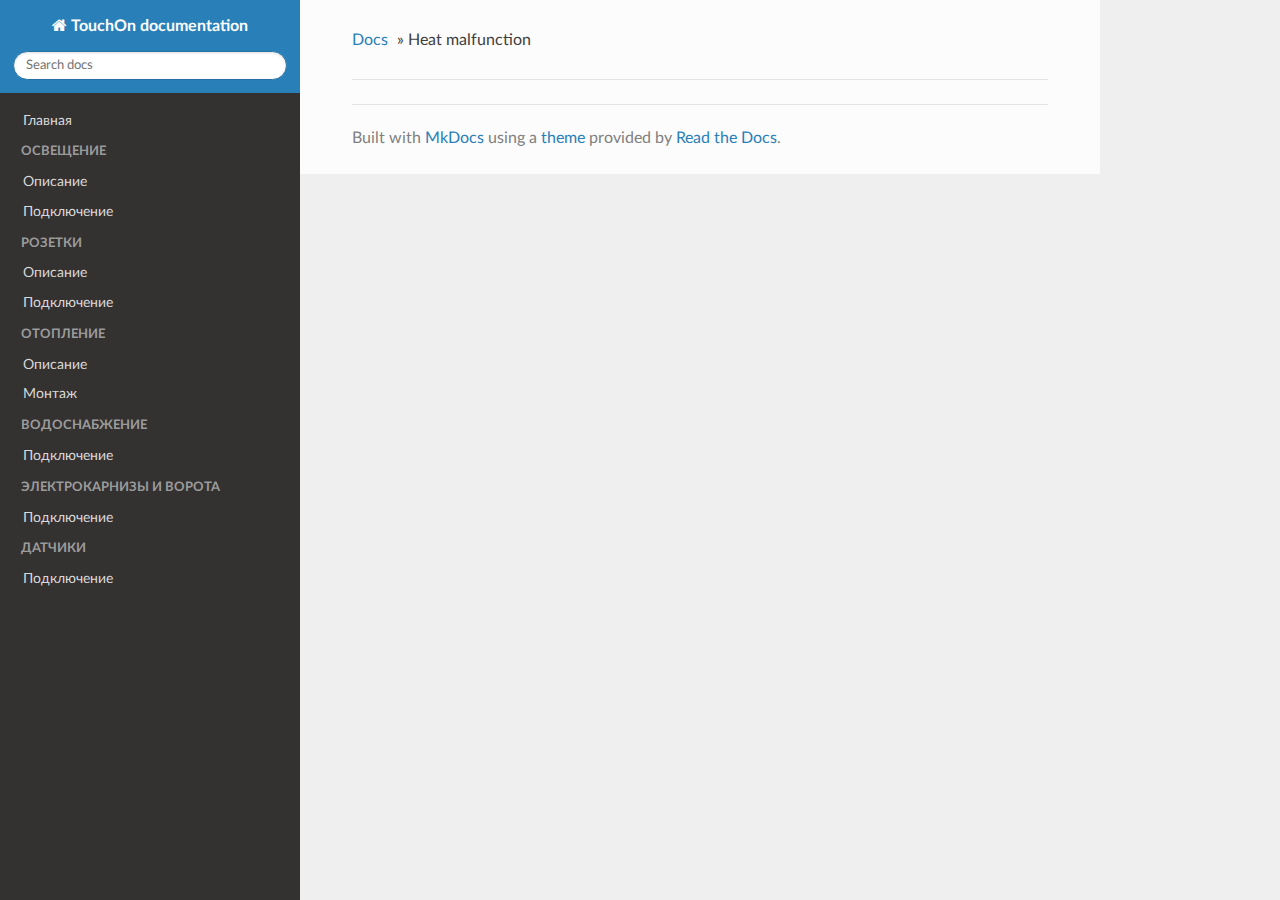
<file: heat_system/heat_malfunction/index.html>
<!DOCTYPE html>
<!--[if IE 8]><html class="no-js lt-ie9" lang="en" > <![endif]-->
<!--[if gt IE 8]><!--> <html class="no-js" lang="en" > <!--<![endif]-->
<head>
  <meta charset="utf-8">
  <meta http-equiv="X-UA-Compatible" content="IE=edge">
  <meta name="viewport" content="width=device-width, initial-scale=1.0">
  
  
  <link rel="canonical" href="https://touchondocs.github.io/touchon_reference/heat_system/heat_malfunction/">
  <link rel="shortcut icon" href="../../img/favicon.ico">
  <title>Heat malfunction - TouchOn documentation</title>
  <link rel="stylesheet" href="https://fonts.googleapis.com/css?family=Lato:400,700|Roboto+Slab:400,700|Inconsolata:400,700" />

  <link rel="stylesheet" href="../../css/theme.css" />
  <link rel="stylesheet" href="../../css/theme_extra.css" />
  <link href="../../css/custom.css" rel="stylesheet" />
  
  <script>
    // Current page data
    var mkdocs_page_name = "Heat malfunction";
    var mkdocs_page_input_path = "heat_system/heat_malfunction.md";
    var mkdocs_page_url = "/touchon_reference/heat_system/heat_malfunction/";
  </script>
  
  <script src="../../js/jquery-2.1.1.min.js" defer></script>
  <script src="../../js/modernizr-2.8.3.min.js" defer></script> 
</head>

<body class="wy-body-for-nav" role="document">

  <div class="wy-grid-for-nav">

    
    <nav data-toggle="wy-nav-shift" class="wy-nav-side stickynav">
    <div class="wy-side-scroll">
      <div class="wy-side-nav-search">
        <a href="../.." class="icon icon-home"> TouchOn documentation</a>
        <div role="search">
  <form id ="rtd-search-form" class="wy-form" action="../../search.html" method="get">
      <input type="text" name="q" placeholder="Search docs" title="Type search term here" />
  </form>
</div>
      </div>

      <div class="wy-menu wy-menu-vertical" data-spy="affix" role="navigation" aria-label="main navigation">
                <ul>
                    <li class="toctree-l1"><a class="reference internal" href="../..">Главная</a>
                    </li>
                </ul>
                <p class="caption"><span class="caption-text">Освещение</span></p>
                <ul>
                    <li class="toctree-l1"><a class="reference internal" href="../../light_system/light_overview/">Описание</a>
                    </li>
                    <li class="toctree-l1"><a class="reference internal" href="../../light_system/light_install/">Подключение</a>
                    </li>
                </ul>
                <p class="caption"><span class="caption-text">Розетки</span></p>
                <ul>
                    <li class="toctree-l1"><a class="reference internal" href="../../power_supply/power_overview/">Описание</a>
                    </li>
                    <li class="toctree-l1"><a class="reference internal" href="../../power_supply/power_install/">Подключение</a>
                    </li>
                </ul>
                <p class="caption"><span class="caption-text">Отопление</span></p>
                <ul>
                    <li class="toctree-l1"><a class="reference internal" href="../heat_overview/">Описание</a>
                    </li>
                    <li class="toctree-l1"><a class="reference internal" href="../heat_install/">Монтаж</a>
                    </li>
                </ul>
                <p class="caption"><span class="caption-text">Водоснабжение</span></p>
                <ul>
                    <li class="toctree-l1"><a class="reference internal" href="../../water_system/water_install/">Подключение</a>
                    </li>
                </ul>
                <p class="caption"><span class="caption-text">Электрокарнизы и ворота</span></p>
                <ul>
                    <li class="toctree-l1"><a class="reference internal" href="../../curtain_system/curtain_install/">Подключение</a>
                    </li>
                </ul>
                <p class="caption"><span class="caption-text">Датчики</span></p>
                <ul>
                    <li class="toctree-l1"><a class="reference internal" href="../../sensors/sensors_install/">Подключение</a>
                    </li>
                </ul>
      </div>
    </div>
    </nav>

    <section data-toggle="wy-nav-shift" class="wy-nav-content-wrap">

      
      <nav class="wy-nav-top" role="navigation" aria-label="top navigation">
        <i data-toggle="wy-nav-top" class="fa fa-bars"></i>
        <a href="../..">TouchOn documentation</a>
      </nav>

      
      <div class="wy-nav-content">
        <div class="rst-content">
          <div role="navigation" aria-label="breadcrumbs navigation">
  <ul class="wy-breadcrumbs">
    <li><a href="../..">Docs</a> &raquo;</li>
    
      
    
    <li>Heat malfunction</li>
    <li class="wy-breadcrumbs-aside">
      
    </li>
  </ul>
  
  <hr/>
</div>

          <div role="main">
            <div class="section">
              
                
              
            </div>
          </div>
          <footer>
  

  <hr/>

  <div role="contentinfo">
    <!-- Copyright etc -->
    
  </div>

  Built with <a href="https://www.mkdocs.org/">MkDocs</a> using a <a href="https://github.com/snide/sphinx_rtd_theme">theme</a> provided by <a href="https://readthedocs.org">Read the Docs</a>.
</footer>
      
        </div>
      </div>

    </section>

  </div>

  <div class="rst-versions" role="note" aria-label="versions">
  <span class="rst-current-version" data-toggle="rst-current-version">
    
    
    
  </span>
</div>
    <script>var base_url = '../..';</script>
    <script src="../../js/theme_extra.js" defer></script>
    <script src="../../js/theme.js" defer></script>
      <script src="../../search/main.js" defer></script>
    <script defer>
        window.onload = function () {
            SphinxRtdTheme.Navigation.enable(true);
        };
    </script>

</body>
</html>
</file>
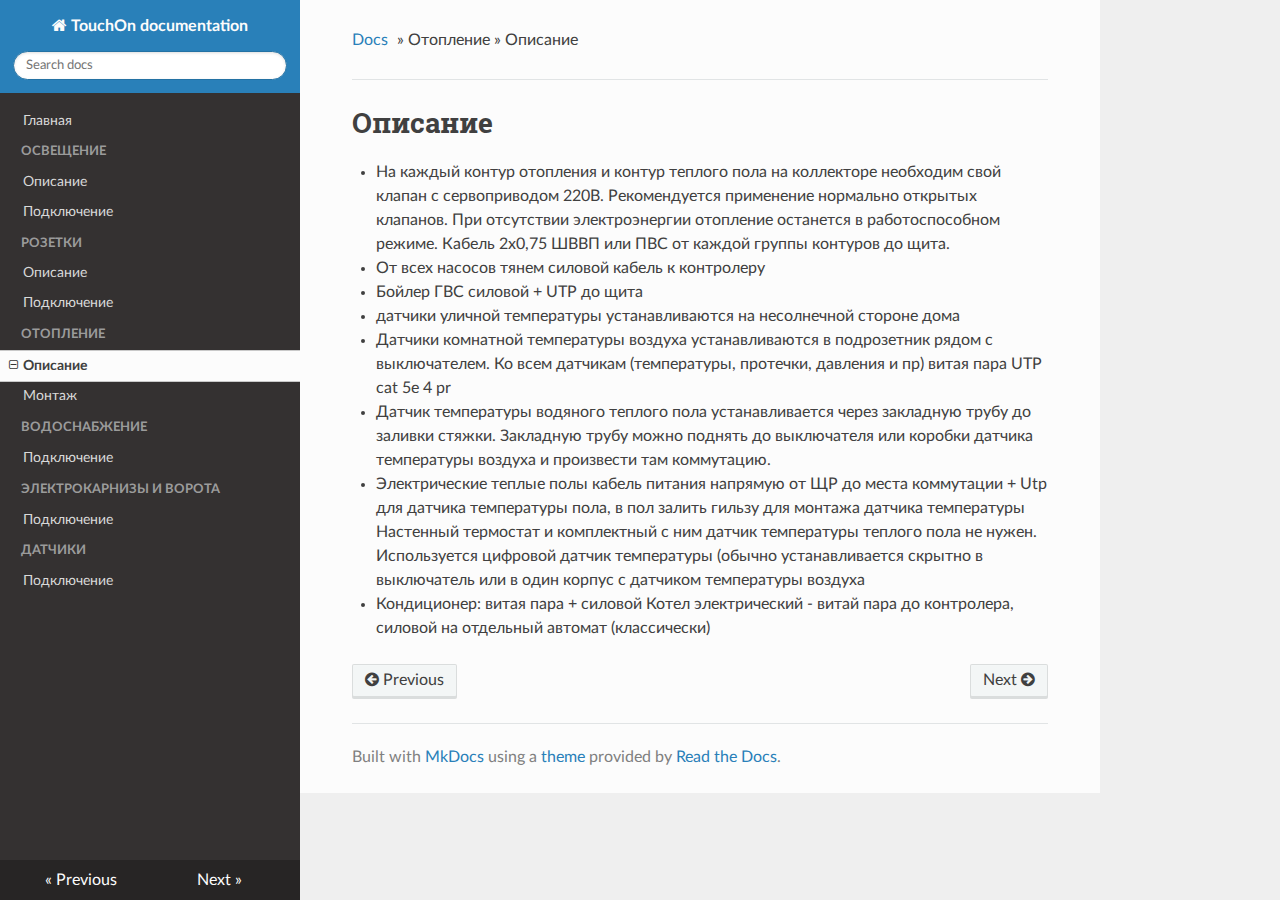
<file: heat_system/heat_overview/index.html>
<!DOCTYPE html>
<!--[if IE 8]><html class="no-js lt-ie9" lang="en" > <![endif]-->
<!--[if gt IE 8]><!--> <html class="no-js" lang="en" > <!--<![endif]-->
<head>
  <meta charset="utf-8">
  <meta http-equiv="X-UA-Compatible" content="IE=edge">
  <meta name="viewport" content="width=device-width, initial-scale=1.0">
  
  
  <link rel="canonical" href="https://touchondocs.github.io/touchon_reference/heat_system/heat_overview/">
  <link rel="shortcut icon" href="../../img/favicon.ico">
  <title>Описание - TouchOn documentation</title>
  <link rel="stylesheet" href="https://fonts.googleapis.com/css?family=Lato:400,700|Roboto+Slab:400,700|Inconsolata:400,700" />

  <link rel="stylesheet" href="../../css/theme.css" />
  <link rel="stylesheet" href="../../css/theme_extra.css" />
  <link href="../../css/custom.css" rel="stylesheet" />
  
  <script>
    // Current page data
    var mkdocs_page_name = "\u041e\u043f\u0438\u0441\u0430\u043d\u0438\u0435";
    var mkdocs_page_input_path = "heat_system/heat_overview.md";
    var mkdocs_page_url = "/touchon_reference/heat_system/heat_overview/";
  </script>
  
  <script src="../../js/jquery-2.1.1.min.js" defer></script>
  <script src="../../js/modernizr-2.8.3.min.js" defer></script> 
</head>

<body class="wy-body-for-nav" role="document">

  <div class="wy-grid-for-nav">

    
    <nav data-toggle="wy-nav-shift" class="wy-nav-side stickynav">
    <div class="wy-side-scroll">
      <div class="wy-side-nav-search">
        <a href="../.." class="icon icon-home"> TouchOn documentation</a>
        <div role="search">
  <form id ="rtd-search-form" class="wy-form" action="../../search.html" method="get">
      <input type="text" name="q" placeholder="Search docs" title="Type search term here" />
  </form>
</div>
      </div>

      <div class="wy-menu wy-menu-vertical" data-spy="affix" role="navigation" aria-label="main navigation">
                <ul>
                    <li class="toctree-l1"><a class="reference internal" href="../..">Главная</a>
                    </li>
                </ul>
                <p class="caption"><span class="caption-text">Освещение</span></p>
                <ul>
                    <li class="toctree-l1"><a class="reference internal" href="../../light_system/light_overview/">Описание</a>
                    </li>
                    <li class="toctree-l1"><a class="reference internal" href="../../light_system/light_install/">Подключение</a>
                    </li>
                </ul>
                <p class="caption"><span class="caption-text">Розетки</span></p>
                <ul>
                    <li class="toctree-l1"><a class="reference internal" href="../../power_supply/power_overview/">Описание</a>
                    </li>
                    <li class="toctree-l1"><a class="reference internal" href="../../power_supply/power_install/">Подключение</a>
                    </li>
                </ul>
                <p class="caption"><span class="caption-text">Отопление</span></p>
                <ul class="current">
                    <li class="toctree-l1 current"><a class="reference internal current" href="./">Описание</a>
    <ul class="current">
    </ul>
                    </li>
                    <li class="toctree-l1"><a class="reference internal" href="../heat_install/">Монтаж</a>
                    </li>
                </ul>
                <p class="caption"><span class="caption-text">Водоснабжение</span></p>
                <ul>
                    <li class="toctree-l1"><a class="reference internal" href="../../water_system/water_install/">Подключение</a>
                    </li>
                </ul>
                <p class="caption"><span class="caption-text">Электрокарнизы и ворота</span></p>
                <ul>
                    <li class="toctree-l1"><a class="reference internal" href="../../curtain_system/curtain_install/">Подключение</a>
                    </li>
                </ul>
                <p class="caption"><span class="caption-text">Датчики</span></p>
                <ul>
                    <li class="toctree-l1"><a class="reference internal" href="../../sensors/sensors_install/">Подключение</a>
                    </li>
                </ul>
      </div>
    </div>
    </nav>

    <section data-toggle="wy-nav-shift" class="wy-nav-content-wrap">

      
      <nav class="wy-nav-top" role="navigation" aria-label="top navigation">
        <i data-toggle="wy-nav-top" class="fa fa-bars"></i>
        <a href="../..">TouchOn documentation</a>
      </nav>

      
      <div class="wy-nav-content">
        <div class="rst-content">
          <div role="navigation" aria-label="breadcrumbs navigation">
  <ul class="wy-breadcrumbs">
    <li><a href="../..">Docs</a> &raquo;</li>
    
      
        
          <li>Отопление &raquo;</li>
        
      
    
    <li>Описание</li>
    <li class="wy-breadcrumbs-aside">
      
    </li>
  </ul>
  
  <hr/>
</div>

          <div role="main">
            <div class="section">
              
                <h1 id="_1">Описание</h1>
<ul>
<li>
<p>На каждый контур отопления  и контур теплого пола на коллекторе необходим свой
  клапан с сервоприводом 220В. Рекомендуется применение нормально открытых
  клапанов. При отсутствии электроэнергии отопление останется в работоспособном
  режиме. Кабель 2x0,75  ШВВП  или ПВС от каждой группы контуров до щита. </p>
</li>
<li>
<p>От всех насосов тянем силовой кабель к контролеру</p>
</li>
<li>
<p>Бойлер ГВС силовой + UTP до щита</p>
</li>
<li>
<p>датчики уличной температуры  устанавливаются на несолнечной стороне дома </p>
</li>
<li>
<p>Датчики комнатной температуры воздуха  устанавливаются в подрозетник рядом с
  выключателем. Ко всем датчикам (температуры, протечки, давления и пр) витая
  пара UTP cat 5e  4 pr </p>
</li>
<li>
<p>Датчик температуры водяного теплого пола устанавливается через закладную трубу
  до заливки стяжки. Закладную трубу можно поднять до выключателя или коробки
  датчика температуры воздуха и произвести там коммутацию. </p>
</li>
<li>
<p>Электрические теплые полы кабель питания напрямую от ЩР до места коммутации +
  Utp для датчика температуры пола, в пол залить гильзу для монтажа датчика
  температуры Настенный термостат и комплектный с ним датчик температуры теплого
  пола не нужен. Используется цифровой датчик температуры (обычно
  устанавливается скрытно в выключатель или в один корпус с датчиком температуры
  воздуха</p>
</li>
<li>
<p>Кондиционер: витая пара + силовой Котел электрический  - витай пара до
  контролера, силовой на отдельный автомат (классически)</p>
</li>
</ul>
              
            </div>
          </div>
          <footer>
  
    <div class="rst-footer-buttons" role="navigation" aria-label="footer navigation">
      
        <a href="../heat_install/" class="btn btn-neutral float-right" title="Монтаж">Next <span class="icon icon-circle-arrow-right"></span></a>
      
      
        <a href="../../power_supply/power_install/" class="btn btn-neutral" title="Подключение"><span class="icon icon-circle-arrow-left"></span> Previous</a>
      
    </div>
  

  <hr/>

  <div role="contentinfo">
    <!-- Copyright etc -->
    
  </div>

  Built with <a href="https://www.mkdocs.org/">MkDocs</a> using a <a href="https://github.com/snide/sphinx_rtd_theme">theme</a> provided by <a href="https://readthedocs.org">Read the Docs</a>.
</footer>
      
        </div>
      </div>

    </section>

  </div>

  <div class="rst-versions" role="note" aria-label="versions">
  <span class="rst-current-version" data-toggle="rst-current-version">
    
    
      <span><a href="../../power_supply/power_install/" style="color: #fcfcfc">&laquo; Previous</a></span>
    
    
      <span><a href="../heat_install/" style="color: #fcfcfc">Next &raquo;</a></span>
    
  </span>
</div>
    <script>var base_url = '../..';</script>
    <script src="../../js/theme_extra.js" defer></script>
    <script src="../../js/theme.js" defer></script>
      <script src="../../search/main.js" defer></script>
    <script defer>
        window.onload = function () {
            SphinxRtdTheme.Navigation.enable(true);
        };
    </script>

</body>
</html>
</file>
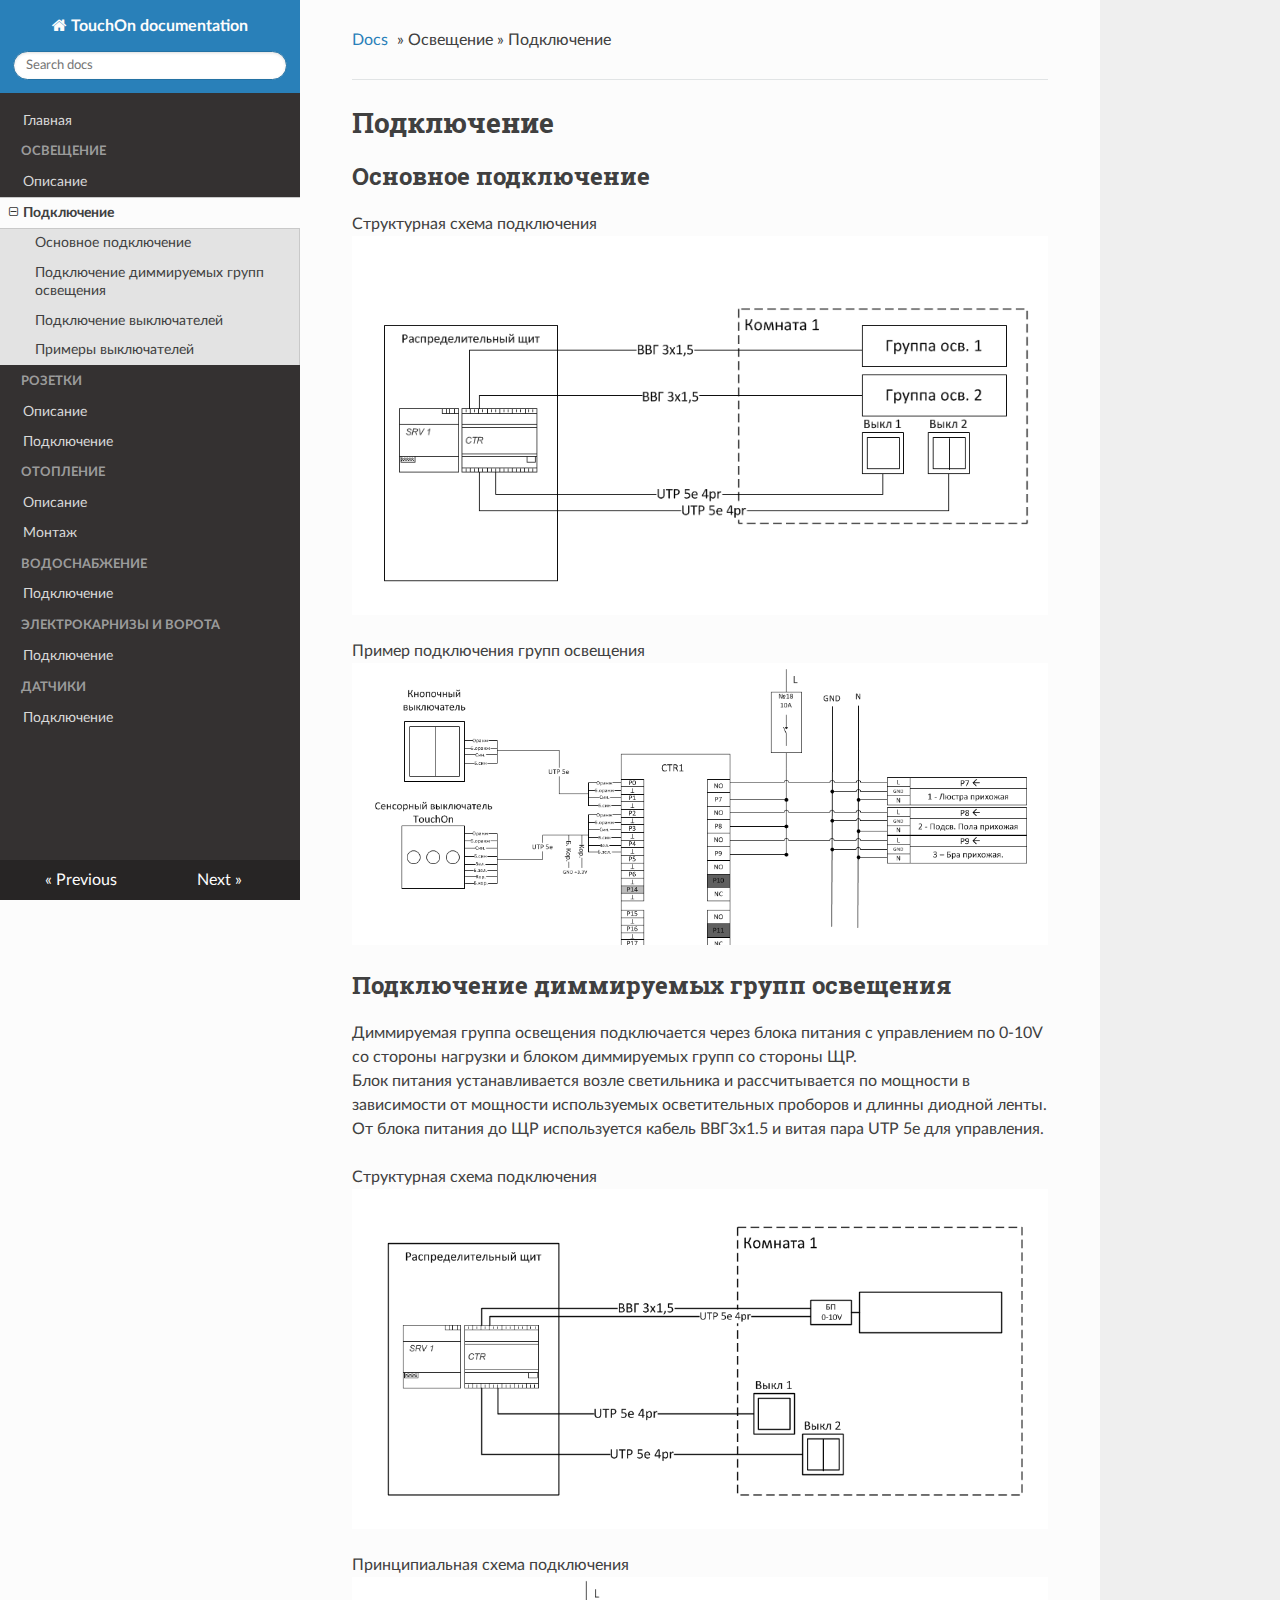
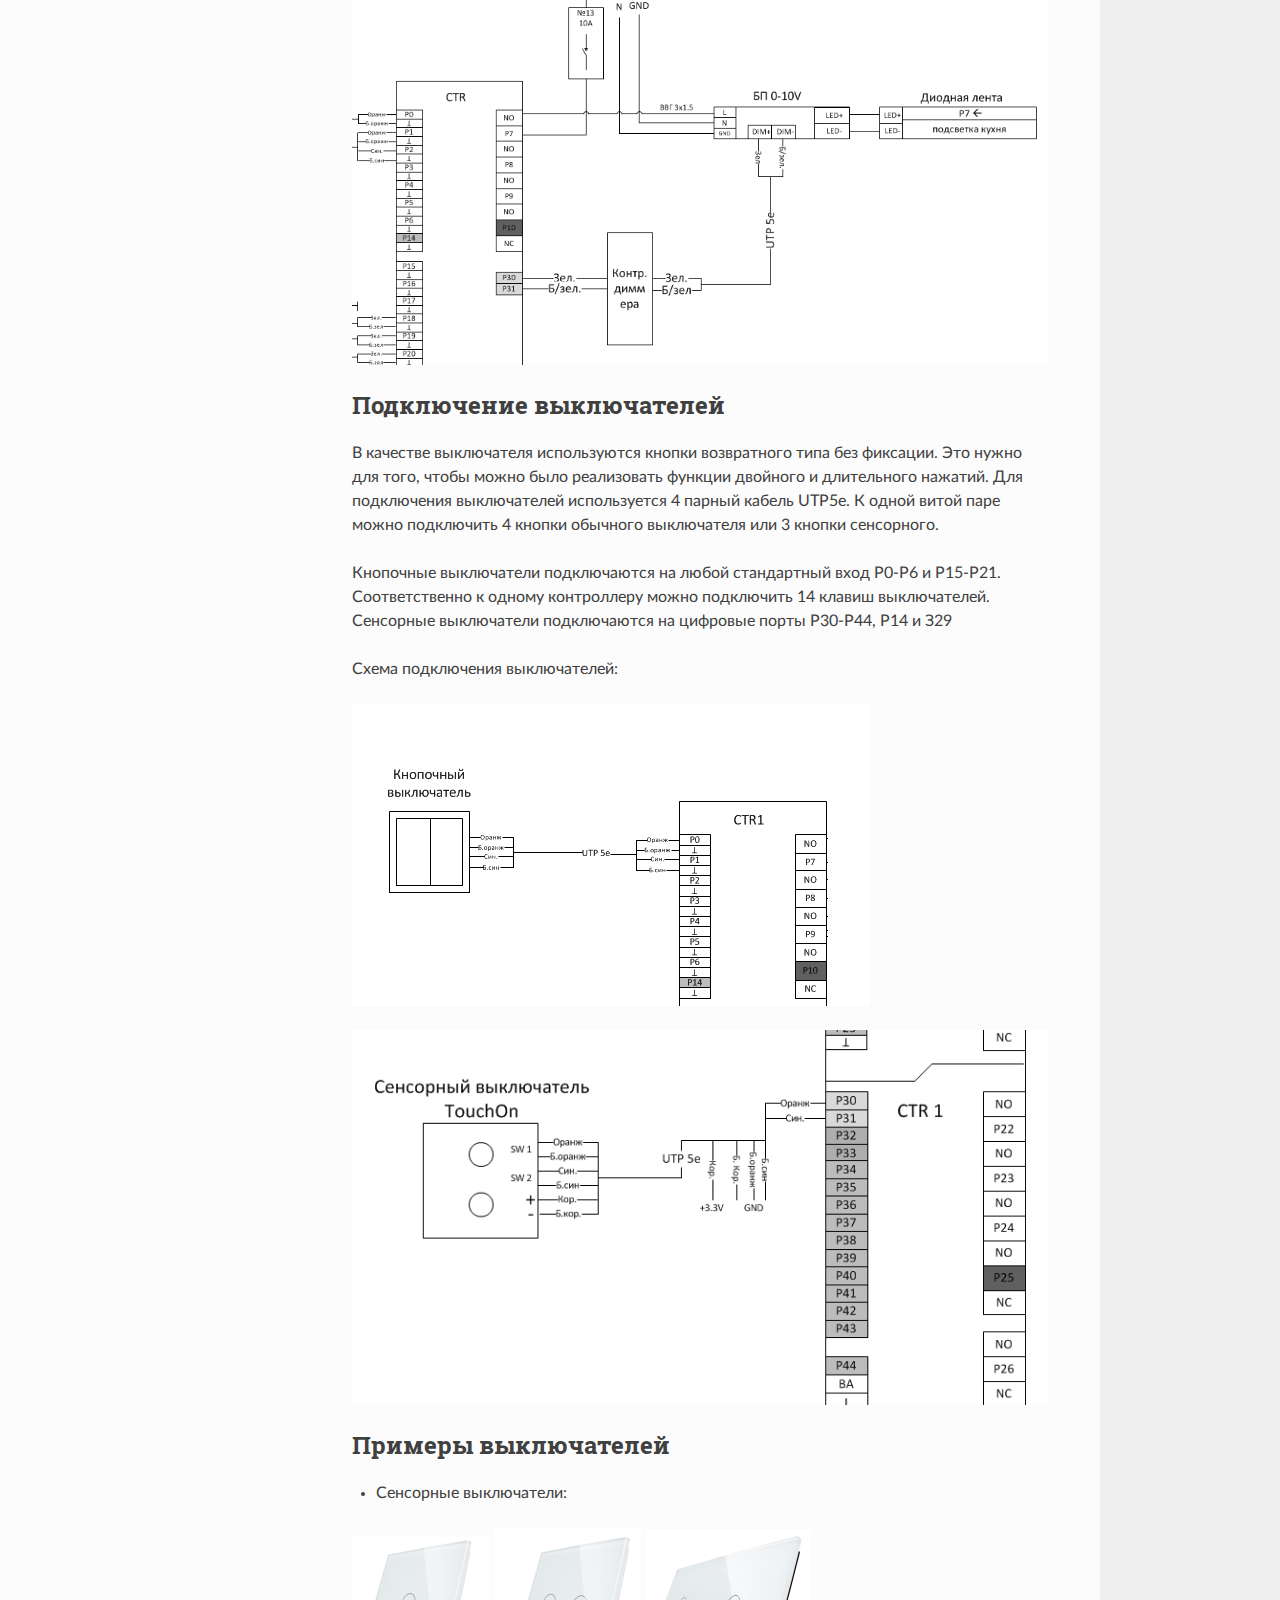
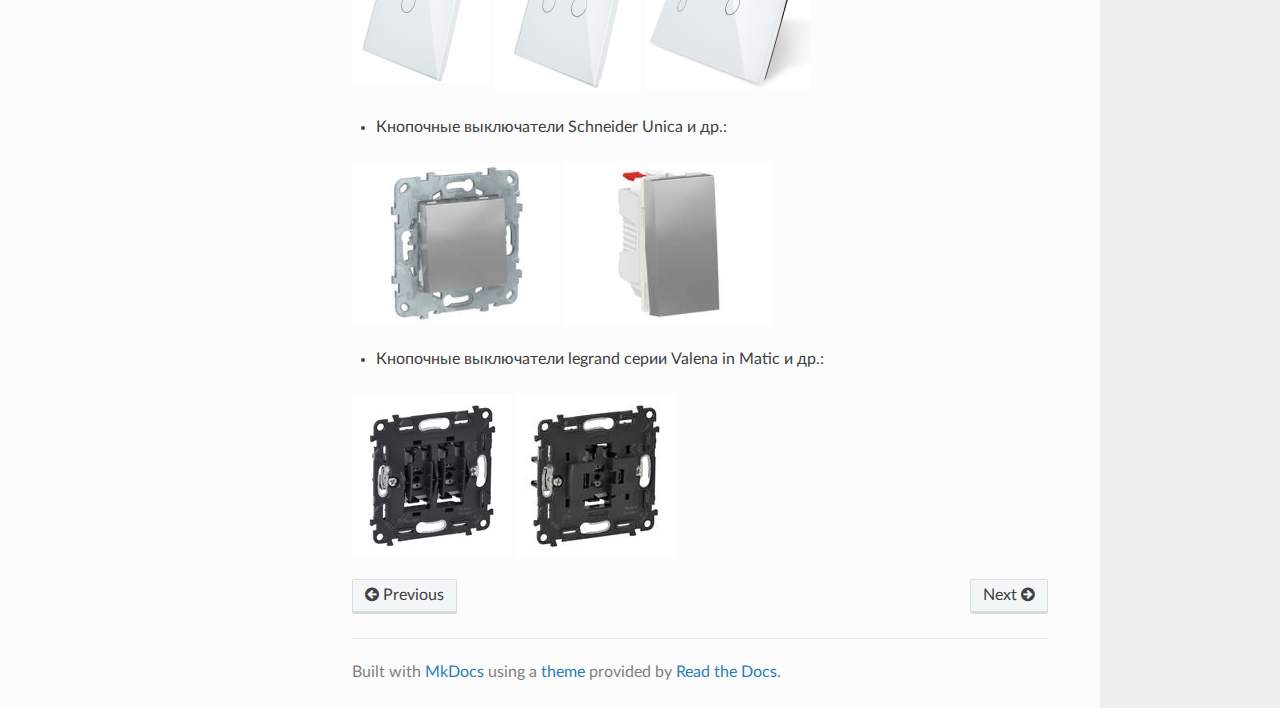
<file: light_system/light_install/index.html>
<!DOCTYPE html>
<!--[if IE 8]><html class="no-js lt-ie9" lang="en" > <![endif]-->
<!--[if gt IE 8]><!--> <html class="no-js" lang="en" > <!--<![endif]-->
<head>
  <meta charset="utf-8">
  <meta http-equiv="X-UA-Compatible" content="IE=edge">
  <meta name="viewport" content="width=device-width, initial-scale=1.0">
  
  
  <link rel="canonical" href="https://touchondocs.github.io/touchon_reference/light_system/light_install/">
  <link rel="shortcut icon" href="../../img/favicon.ico">
  <title>Подключение - TouchOn documentation</title>
  <link rel="stylesheet" href="https://fonts.googleapis.com/css?family=Lato:400,700|Roboto+Slab:400,700|Inconsolata:400,700" />

  <link rel="stylesheet" href="../../css/theme.css" />
  <link rel="stylesheet" href="../../css/theme_extra.css" />
  <link href="../../css/custom.css" rel="stylesheet" />
  
  <script>
    // Current page data
    var mkdocs_page_name = "\u041f\u043e\u0434\u043a\u043b\u044e\u0447\u0435\u043d\u0438\u0435";
    var mkdocs_page_input_path = "light_system/light_install.md";
    var mkdocs_page_url = "/touchon_reference/light_system/light_install/";
  </script>
  
  <script src="../../js/jquery-2.1.1.min.js" defer></script>
  <script src="../../js/modernizr-2.8.3.min.js" defer></script> 
</head>

<body class="wy-body-for-nav" role="document">

  <div class="wy-grid-for-nav">

    
    <nav data-toggle="wy-nav-shift" class="wy-nav-side stickynav">
    <div class="wy-side-scroll">
      <div class="wy-side-nav-search">
        <a href="../.." class="icon icon-home"> TouchOn documentation</a>
        <div role="search">
  <form id ="rtd-search-form" class="wy-form" action="../../search.html" method="get">
      <input type="text" name="q" placeholder="Search docs" title="Type search term here" />
  </form>
</div>
      </div>

      <div class="wy-menu wy-menu-vertical" data-spy="affix" role="navigation" aria-label="main navigation">
                <ul>
                    <li class="toctree-l1"><a class="reference internal" href="../..">Главная</a>
                    </li>
                </ul>
                <p class="caption"><span class="caption-text">Освещение</span></p>
                <ul class="current">
                    <li class="toctree-l1"><a class="reference internal" href="../light_overview/">Описание</a>
                    </li>
                    <li class="toctree-l1 current"><a class="reference internal current" href="./">Подключение</a>
    <ul class="current">
    <li class="toctree-l2"><a class="reference internal" href="#_2">Основное подключение</a>
    </li>
    <li class="toctree-l2"><a class="reference internal" href="#_3">Подключение диммируемых групп освещения</a>
    </li>
    <li class="toctree-l2"><a class="reference internal" href="#_4">Подключение выключателей</a>
    </li>
    <li class="toctree-l2"><a class="reference internal" href="#_5">Примеры выключателей</a>
    </li>
    </ul>
                    </li>
                </ul>
                <p class="caption"><span class="caption-text">Розетки</span></p>
                <ul>
                    <li class="toctree-l1"><a class="reference internal" href="../../power_supply/power_overview/">Описание</a>
                    </li>
                    <li class="toctree-l1"><a class="reference internal" href="../../power_supply/power_install/">Подключение</a>
                    </li>
                </ul>
                <p class="caption"><span class="caption-text">Отопление</span></p>
                <ul>
                    <li class="toctree-l1"><a class="reference internal" href="../../heat_system/heat_overview/">Описание</a>
                    </li>
                    <li class="toctree-l1"><a class="reference internal" href="../../heat_system/heat_install/">Монтаж</a>
                    </li>
                </ul>
                <p class="caption"><span class="caption-text">Водоснабжение</span></p>
                <ul>
                    <li class="toctree-l1"><a class="reference internal" href="../../water_system/water_install/">Подключение</a>
                    </li>
                </ul>
                <p class="caption"><span class="caption-text">Электрокарнизы и ворота</span></p>
                <ul>
                    <li class="toctree-l1"><a class="reference internal" href="../../curtain_system/curtain_install/">Подключение</a>
                    </li>
                </ul>
                <p class="caption"><span class="caption-text">Датчики</span></p>
                <ul>
                    <li class="toctree-l1"><a class="reference internal" href="../../sensors/sensors_install/">Подключение</a>
                    </li>
                </ul>
      </div>
    </div>
    </nav>

    <section data-toggle="wy-nav-shift" class="wy-nav-content-wrap">

      
      <nav class="wy-nav-top" role="navigation" aria-label="top navigation">
        <i data-toggle="wy-nav-top" class="fa fa-bars"></i>
        <a href="../..">TouchOn documentation</a>
      </nav>

      
      <div class="wy-nav-content">
        <div class="rst-content">
          <div role="navigation" aria-label="breadcrumbs navigation">
  <ul class="wy-breadcrumbs">
    <li><a href="../..">Docs</a> &raquo;</li>
    
      
        
          <li>Освещение &raquo;</li>
        
      
    
    <li>Подключение</li>
    <li class="wy-breadcrumbs-aside">
      
    </li>
  </ul>
  
  <hr/>
</div>

          <div role="main">
            <div class="section">
              
                <h1 id="_1">Подключение</h1>
<h2 id="_2">Основное подключение</h2>
<p>Структурная схема подключения
<img alt="Структурная схема" src="../../img/light_system/light_scheme.png" /></p>
<p>Пример подключения групп освещения
<img alt="Пример подключения" src="../../img/light_system/light_example.png" /></p>
<h2 id="_3">Подключение диммируемых групп освещения</h2>
<p>Диммируемая группа освещения подключается через блока питания с управлением
 по 0-10V со стороны нагрузки и блоком диммируемых групп со стороны ЩР.<br />
Блок питания устанавливается возле светильника и рассчитывается по мощности 
в зависимости от мощности используемых осветительных проборов и длинны диодной 
ленты.  От блока питания до ЩР используется кабель ВВГ3х1.5 и витая пара UTP 5e 
для управления. </p>
<p>Структурная схема подключения
<img alt="Структурная схема" src="../../img/light_system/light_dim_struct_scheme.png" /></p>
<p>Принципиальная схема подключения
<img alt="Принципиальня схема" src="../../img/light_system/light_dim_scheme.png" /></p>
<h2 id="_4">Подключение выключателей</h2>
<p>В качестве выключателя используются кнопки возвратного типа без фиксации. Это
нужно для того, чтобы можно было реализовать функции двойного и длительного
нажатий.  Для подключения выключателей используется 4 парный кабель  UTP5e. 
К одной витой паре можно подключить 4 кнопки обычного выключателя  или 3 кнопки
сенсорного. </p>
<p>Кнопочные выключатели подключаются на любой стандартный вход P0-P6 и P15-P21.
Соответственно к одному контроллеру можно подключить 14 клавиш выключателей.<br />
Сенсорные выключатели подключаются на цифровые порты P30-P44, P14 и З29</p>
<p>Схема подключения выключателей: </p>
<p><img alt="Подключение кнопочного выключателя" src="../../img/light_system/switch_scheme.png" /></p>
<p><img alt="Подключение сенсорного выключателя" src="../../img/light_system/sensor_switch_scheme.png" /></p>
<h2 id="_5">Примеры выключателей</h2>
<ul>
<li>Сенсорные выключатели:</li>
</ul>
<p><img alt="Сенсорный выключатель" src="../../img/light_system/sensor_switch.png" />
<img alt="Двойной сенсорный выключатель" src="../../img/light_system/sensor_switch2.png" />
<img alt="Двухмодульный сенсорный выключатель" src="../../img/light_system/sensor_switch_2_module.png" /></p>
<ul>
<li>Кнопочные выключатели Schneider Unica и др.:</li>
</ul>
<p><img alt="Выключатель schneider" src="../../img/light_system/schneider_switch1.png" />
<img alt="Выключатель schneider" src="../../img/light_system/schneider_switch2.png" /></p>
<ul>
<li>Кнопочные выключатели legrand серии Valena in Matic и др.:</li>
</ul>
<p><img alt="Выключатель legrand" src="../../img/light_system/legrand_switch1.png" />
<img alt="Выключатель legrand" src="../../img/light_system/legrand_switch2.png" /></p>
              
            </div>
          </div>
          <footer>
  
    <div class="rst-footer-buttons" role="navigation" aria-label="footer navigation">
      
        <a href="../../power_supply/power_overview/" class="btn btn-neutral float-right" title="Описание">Next <span class="icon icon-circle-arrow-right"></span></a>
      
      
        <a href="../light_overview/" class="btn btn-neutral" title="Описание"><span class="icon icon-circle-arrow-left"></span> Previous</a>
      
    </div>
  

  <hr/>

  <div role="contentinfo">
    <!-- Copyright etc -->
    
  </div>

  Built with <a href="https://www.mkdocs.org/">MkDocs</a> using a <a href="https://github.com/snide/sphinx_rtd_theme">theme</a> provided by <a href="https://readthedocs.org">Read the Docs</a>.
</footer>
      
        </div>
      </div>

    </section>

  </div>

  <div class="rst-versions" role="note" aria-label="versions">
  <span class="rst-current-version" data-toggle="rst-current-version">
    
    
      <span><a href="../light_overview/" style="color: #fcfcfc">&laquo; Previous</a></span>
    
    
      <span><a href="../../power_supply/power_overview/" style="color: #fcfcfc">Next &raquo;</a></span>
    
  </span>
</div>
    <script>var base_url = '../..';</script>
    <script src="../../js/theme_extra.js" defer></script>
    <script src="../../js/theme.js" defer></script>
      <script src="../../search/main.js" defer></script>
    <script defer>
        window.onload = function () {
            SphinxRtdTheme.Navigation.enable(true);
        };
    </script>

</body>
</html>
</file>
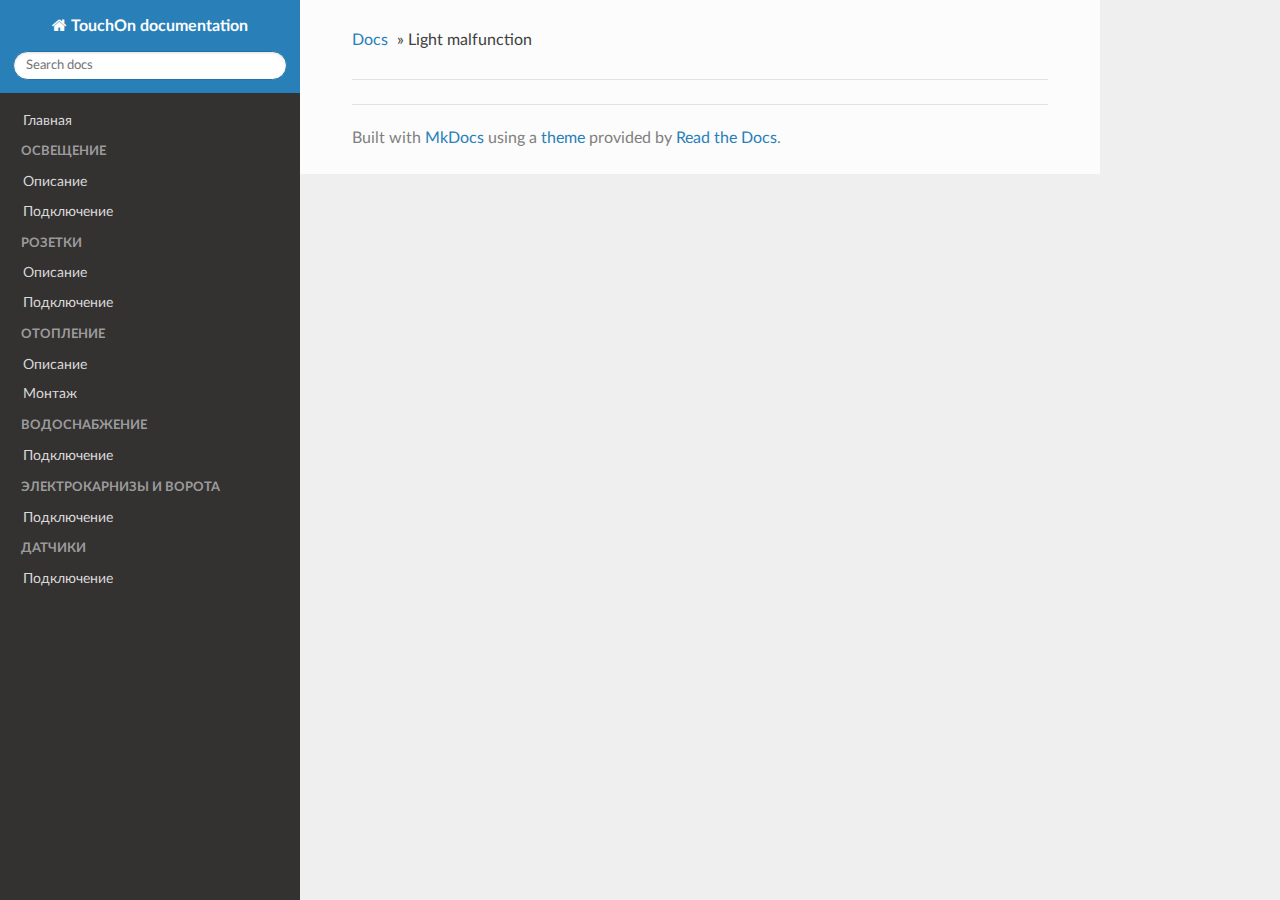
<file: light_system/light_malfunction/index.html>
<!DOCTYPE html>
<!--[if IE 8]><html class="no-js lt-ie9" lang="en" > <![endif]-->
<!--[if gt IE 8]><!--> <html class="no-js" lang="en" > <!--<![endif]-->
<head>
  <meta charset="utf-8">
  <meta http-equiv="X-UA-Compatible" content="IE=edge">
  <meta name="viewport" content="width=device-width, initial-scale=1.0">
  
  
  <link rel="canonical" href="https://touchondocs.github.io/touchon_reference/light_system/light_malfunction/">
  <link rel="shortcut icon" href="../../img/favicon.ico">
  <title>Light malfunction - TouchOn documentation</title>
  <link rel="stylesheet" href="https://fonts.googleapis.com/css?family=Lato:400,700|Roboto+Slab:400,700|Inconsolata:400,700" />

  <link rel="stylesheet" href="../../css/theme.css" />
  <link rel="stylesheet" href="../../css/theme_extra.css" />
  <link href="../../css/custom.css" rel="stylesheet" />
  
  <script>
    // Current page data
    var mkdocs_page_name = "Light malfunction";
    var mkdocs_page_input_path = "light_system/light_malfunction.md";
    var mkdocs_page_url = "/touchon_reference/light_system/light_malfunction/";
  </script>
  
  <script src="../../js/jquery-2.1.1.min.js" defer></script>
  <script src="../../js/modernizr-2.8.3.min.js" defer></script> 
</head>

<body class="wy-body-for-nav" role="document">

  <div class="wy-grid-for-nav">

    
    <nav data-toggle="wy-nav-shift" class="wy-nav-side stickynav">
    <div class="wy-side-scroll">
      <div class="wy-side-nav-search">
        <a href="../.." class="icon icon-home"> TouchOn documentation</a>
        <div role="search">
  <form id ="rtd-search-form" class="wy-form" action="../../search.html" method="get">
      <input type="text" name="q" placeholder="Search docs" title="Type search term here" />
  </form>
</div>
      </div>

      <div class="wy-menu wy-menu-vertical" data-spy="affix" role="navigation" aria-label="main navigation">
                <ul>
                    <li class="toctree-l1"><a class="reference internal" href="../..">Главная</a>
                    </li>
                </ul>
                <p class="caption"><span class="caption-text">Освещение</span></p>
                <ul>
                    <li class="toctree-l1"><a class="reference internal" href="../light_overview/">Описание</a>
                    </li>
                    <li class="toctree-l1"><a class="reference internal" href="../light_install/">Подключение</a>
                    </li>
                </ul>
                <p class="caption"><span class="caption-text">Розетки</span></p>
                <ul>
                    <li class="toctree-l1"><a class="reference internal" href="../../power_supply/power_overview/">Описание</a>
                    </li>
                    <li class="toctree-l1"><a class="reference internal" href="../../power_supply/power_install/">Подключение</a>
                    </li>
                </ul>
                <p class="caption"><span class="caption-text">Отопление</span></p>
                <ul>
                    <li class="toctree-l1"><a class="reference internal" href="../../heat_system/heat_overview/">Описание</a>
                    </li>
                    <li class="toctree-l1"><a class="reference internal" href="../../heat_system/heat_install/">Монтаж</a>
                    </li>
                </ul>
                <p class="caption"><span class="caption-text">Водоснабжение</span></p>
                <ul>
                    <li class="toctree-l1"><a class="reference internal" href="../../water_system/water_install/">Подключение</a>
                    </li>
                </ul>
                <p class="caption"><span class="caption-text">Электрокарнизы и ворота</span></p>
                <ul>
                    <li class="toctree-l1"><a class="reference internal" href="../../curtain_system/curtain_install/">Подключение</a>
                    </li>
                </ul>
                <p class="caption"><span class="caption-text">Датчики</span></p>
                <ul>
                    <li class="toctree-l1"><a class="reference internal" href="../../sensors/sensors_install/">Подключение</a>
                    </li>
                </ul>
      </div>
    </div>
    </nav>

    <section data-toggle="wy-nav-shift" class="wy-nav-content-wrap">

      
      <nav class="wy-nav-top" role="navigation" aria-label="top navigation">
        <i data-toggle="wy-nav-top" class="fa fa-bars"></i>
        <a href="../..">TouchOn documentation</a>
      </nav>

      
      <div class="wy-nav-content">
        <div class="rst-content">
          <div role="navigation" aria-label="breadcrumbs navigation">
  <ul class="wy-breadcrumbs">
    <li><a href="../..">Docs</a> &raquo;</li>
    
      
    
    <li>Light malfunction</li>
    <li class="wy-breadcrumbs-aside">
      
    </li>
  </ul>
  
  <hr/>
</div>

          <div role="main">
            <div class="section">
              
                
              
            </div>
          </div>
          <footer>
  

  <hr/>

  <div role="contentinfo">
    <!-- Copyright etc -->
    
  </div>

  Built with <a href="https://www.mkdocs.org/">MkDocs</a> using a <a href="https://github.com/snide/sphinx_rtd_theme">theme</a> provided by <a href="https://readthedocs.org">Read the Docs</a>.
</footer>
      
        </div>
      </div>

    </section>

  </div>

  <div class="rst-versions" role="note" aria-label="versions">
  <span class="rst-current-version" data-toggle="rst-current-version">
    
    
    
  </span>
</div>
    <script>var base_url = '../..';</script>
    <script src="../../js/theme_extra.js" defer></script>
    <script src="../../js/theme.js" defer></script>
      <script src="../../search/main.js" defer></script>
    <script defer>
        window.onload = function () {
            SphinxRtdTheme.Navigation.enable(true);
        };
    </script>

</body>
</html>
</file>
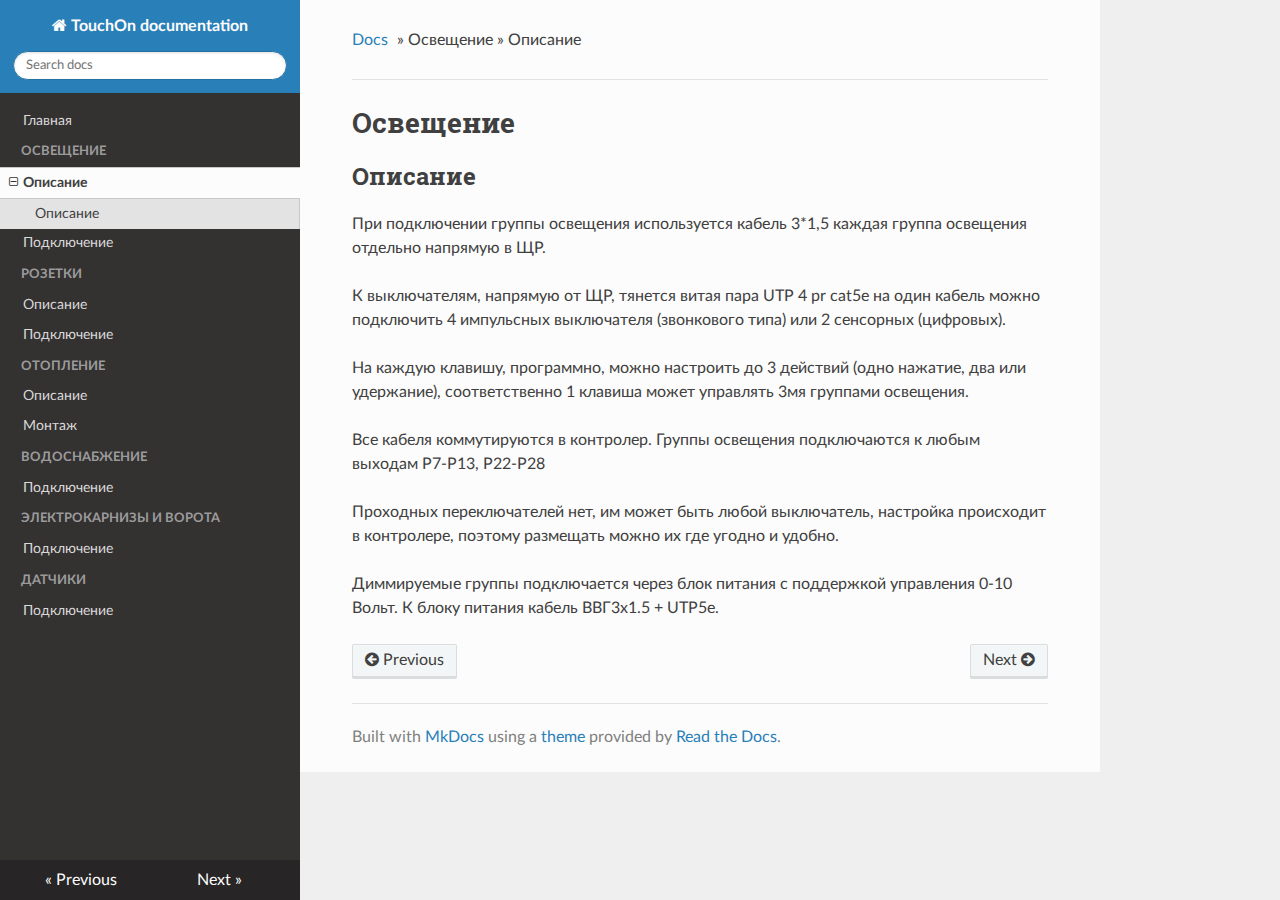
<file: light_system/light_overview/index.html>
<!DOCTYPE html>
<!--[if IE 8]><html class="no-js lt-ie9" lang="en" > <![endif]-->
<!--[if gt IE 8]><!--> <html class="no-js" lang="en" > <!--<![endif]-->
<head>
  <meta charset="utf-8">
  <meta http-equiv="X-UA-Compatible" content="IE=edge">
  <meta name="viewport" content="width=device-width, initial-scale=1.0">
  
  
  <link rel="canonical" href="https://touchondocs.github.io/touchon_reference/light_system/light_overview/">
  <link rel="shortcut icon" href="../../img/favicon.ico">
  <title>Описание - TouchOn documentation</title>
  <link rel="stylesheet" href="https://fonts.googleapis.com/css?family=Lato:400,700|Roboto+Slab:400,700|Inconsolata:400,700" />

  <link rel="stylesheet" href="../../css/theme.css" />
  <link rel="stylesheet" href="../../css/theme_extra.css" />
  <link href="../../css/custom.css" rel="stylesheet" />
  
  <script>
    // Current page data
    var mkdocs_page_name = "\u041e\u043f\u0438\u0441\u0430\u043d\u0438\u0435";
    var mkdocs_page_input_path = "light_system/light_overview.md";
    var mkdocs_page_url = "/touchon_reference/light_system/light_overview/";
  </script>
  
  <script src="../../js/jquery-2.1.1.min.js" defer></script>
  <script src="../../js/modernizr-2.8.3.min.js" defer></script> 
</head>

<body class="wy-body-for-nav" role="document">

  <div class="wy-grid-for-nav">

    
    <nav data-toggle="wy-nav-shift" class="wy-nav-side stickynav">
    <div class="wy-side-scroll">
      <div class="wy-side-nav-search">
        <a href="../.." class="icon icon-home"> TouchOn documentation</a>
        <div role="search">
  <form id ="rtd-search-form" class="wy-form" action="../../search.html" method="get">
      <input type="text" name="q" placeholder="Search docs" title="Type search term here" />
  </form>
</div>
      </div>

      <div class="wy-menu wy-menu-vertical" data-spy="affix" role="navigation" aria-label="main navigation">
                <ul>
                    <li class="toctree-l1"><a class="reference internal" href="../..">Главная</a>
                    </li>
                </ul>
                <p class="caption"><span class="caption-text">Освещение</span></p>
                <ul class="current">
                    <li class="toctree-l1 current"><a class="reference internal current" href="./">Описание</a>
    <ul class="current">
    <li class="toctree-l2"><a class="reference internal" href="#_2">Описание</a>
    </li>
    </ul>
                    </li>
                    <li class="toctree-l1"><a class="reference internal" href="../light_install/">Подключение</a>
                    </li>
                </ul>
                <p class="caption"><span class="caption-text">Розетки</span></p>
                <ul>
                    <li class="toctree-l1"><a class="reference internal" href="../../power_supply/power_overview/">Описание</a>
                    </li>
                    <li class="toctree-l1"><a class="reference internal" href="../../power_supply/power_install/">Подключение</a>
                    </li>
                </ul>
                <p class="caption"><span class="caption-text">Отопление</span></p>
                <ul>
                    <li class="toctree-l1"><a class="reference internal" href="../../heat_system/heat_overview/">Описание</a>
                    </li>
                    <li class="toctree-l1"><a class="reference internal" href="../../heat_system/heat_install/">Монтаж</a>
                    </li>
                </ul>
                <p class="caption"><span class="caption-text">Водоснабжение</span></p>
                <ul>
                    <li class="toctree-l1"><a class="reference internal" href="../../water_system/water_install/">Подключение</a>
                    </li>
                </ul>
                <p class="caption"><span class="caption-text">Электрокарнизы и ворота</span></p>
                <ul>
                    <li class="toctree-l1"><a class="reference internal" href="../../curtain_system/curtain_install/">Подключение</a>
                    </li>
                </ul>
                <p class="caption"><span class="caption-text">Датчики</span></p>
                <ul>
                    <li class="toctree-l1"><a class="reference internal" href="../../sensors/sensors_install/">Подключение</a>
                    </li>
                </ul>
      </div>
    </div>
    </nav>

    <section data-toggle="wy-nav-shift" class="wy-nav-content-wrap">

      
      <nav class="wy-nav-top" role="navigation" aria-label="top navigation">
        <i data-toggle="wy-nav-top" class="fa fa-bars"></i>
        <a href="../..">TouchOn documentation</a>
      </nav>

      
      <div class="wy-nav-content">
        <div class="rst-content">
          <div role="navigation" aria-label="breadcrumbs navigation">
  <ul class="wy-breadcrumbs">
    <li><a href="../..">Docs</a> &raquo;</li>
    
      
        
          <li>Освещение &raquo;</li>
        
      
    
    <li>Описание</li>
    <li class="wy-breadcrumbs-aside">
      
    </li>
  </ul>
  
  <hr/>
</div>

          <div role="main">
            <div class="section">
              
                <h1 id="_1">Освещение</h1>
<h2 id="_2">Описание</h2>
<p>При подключении группы освещения используется кабель 3*1,5 каждая группа
освещения отдельно напрямую в ЩР.</p>
<p>К выключателям, напрямую от ЩР, тянется витая пара UTP 4 pr cat5e на один кабель
можно подключить 4 импульсных выключателя (звонкового типа) или 2 сенсорных
(цифровых). </p>
<p>На каждую клавишу, программно, можно  настроить  до 3 действий (одно нажатие,
два или удержание), соответственно 1 клавиша может управлять 3мя группами
освещения.</p>
<p>Все кабеля коммутируются в контролер. Группы освещения подключаются к любым
выходам P7-P13, P22-P28</p>
<p>Проходных переключателей нет, им может быть любой выключатель, настройка
происходит в контролере, поэтому размещать можно их где угодно и удобно.</p>
<p>Диммируемые группы подключается через блок питания с поддержкой управления
0-10 Вольт. К блоку питания кабель ВВГ3х1.5 + UTP5e.</p>
              
            </div>
          </div>
          <footer>
  
    <div class="rst-footer-buttons" role="navigation" aria-label="footer navigation">
      
        <a href="../light_install/" class="btn btn-neutral float-right" title="Подключение">Next <span class="icon icon-circle-arrow-right"></span></a>
      
      
        <a href="../.." class="btn btn-neutral" title="Главная"><span class="icon icon-circle-arrow-left"></span> Previous</a>
      
    </div>
  

  <hr/>

  <div role="contentinfo">
    <!-- Copyright etc -->
    
  </div>

  Built with <a href="https://www.mkdocs.org/">MkDocs</a> using a <a href="https://github.com/snide/sphinx_rtd_theme">theme</a> provided by <a href="https://readthedocs.org">Read the Docs</a>.
</footer>
      
        </div>
      </div>

    </section>

  </div>

  <div class="rst-versions" role="note" aria-label="versions">
  <span class="rst-current-version" data-toggle="rst-current-version">
    
    
      <span><a href="../.." style="color: #fcfcfc">&laquo; Previous</a></span>
    
    
      <span><a href="../light_install/" style="color: #fcfcfc">Next &raquo;</a></span>
    
  </span>
</div>
    <script>var base_url = '../..';</script>
    <script src="../../js/theme_extra.js" defer></script>
    <script src="../../js/theme.js" defer></script>
      <script src="../../search/main.js" defer></script>
    <script defer>
        window.onload = function () {
            SphinxRtdTheme.Navigation.enable(true);
        };
    </script>

</body>
</html>
</file>
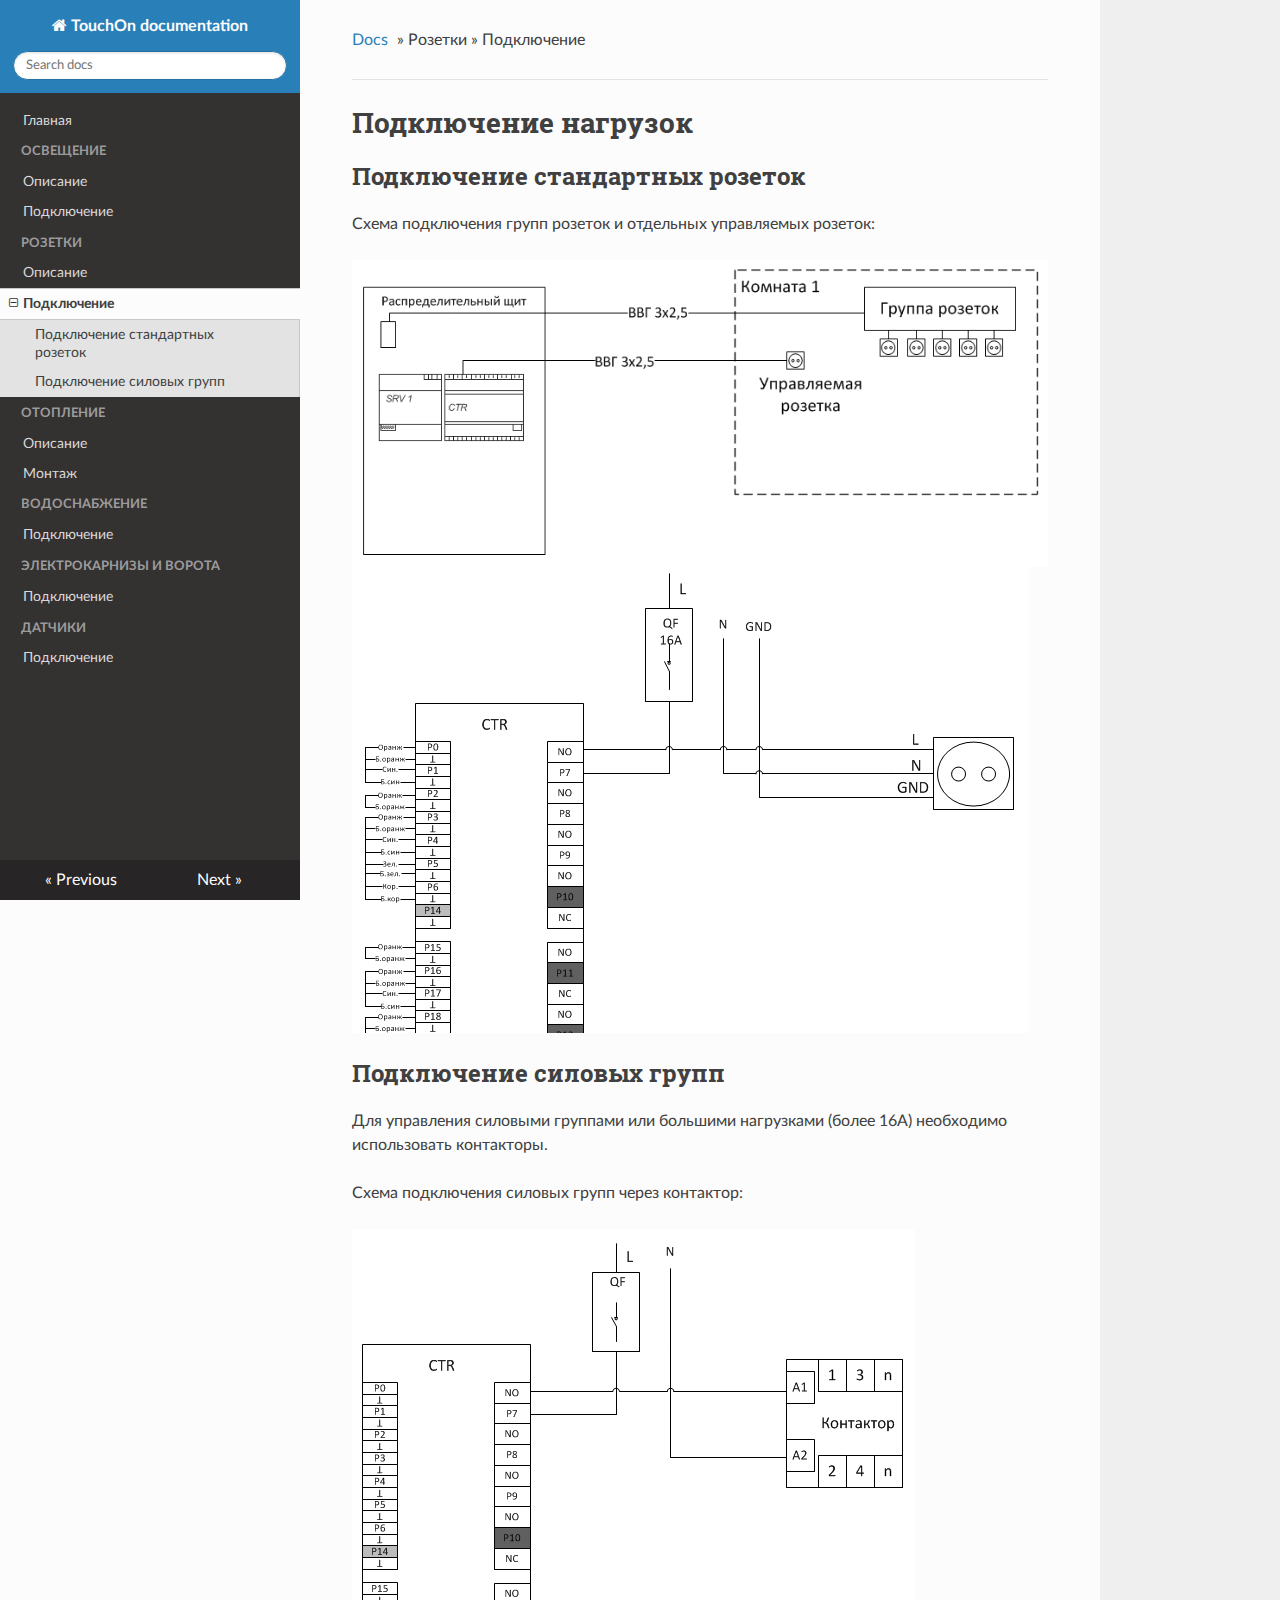
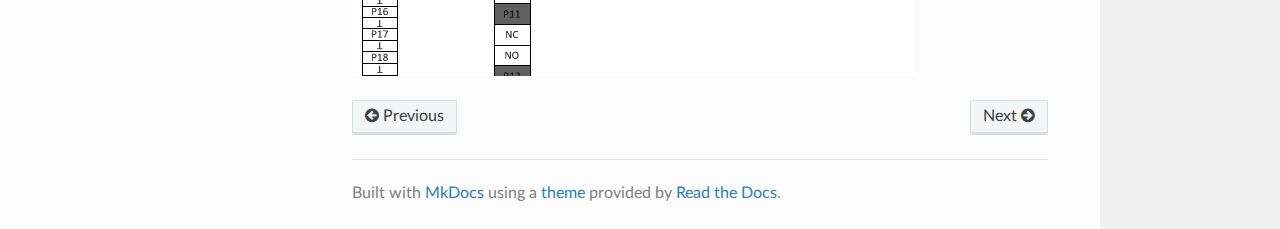
<file: power_supply/power_install/index.html>
<!DOCTYPE html>
<!--[if IE 8]><html class="no-js lt-ie9" lang="en" > <![endif]-->
<!--[if gt IE 8]><!--> <html class="no-js" lang="en" > <!--<![endif]-->
<head>
  <meta charset="utf-8">
  <meta http-equiv="X-UA-Compatible" content="IE=edge">
  <meta name="viewport" content="width=device-width, initial-scale=1.0">
  
  
  <link rel="canonical" href="https://touchondocs.github.io/touchon_reference/power_supply/power_install/">
  <link rel="shortcut icon" href="../../img/favicon.ico">
  <title>Подключение - TouchOn documentation</title>
  <link rel="stylesheet" href="https://fonts.googleapis.com/css?family=Lato:400,700|Roboto+Slab:400,700|Inconsolata:400,700" />

  <link rel="stylesheet" href="../../css/theme.css" />
  <link rel="stylesheet" href="../../css/theme_extra.css" />
  <link href="../../css/custom.css" rel="stylesheet" />
  
  <script>
    // Current page data
    var mkdocs_page_name = "\u041f\u043e\u0434\u043a\u043b\u044e\u0447\u0435\u043d\u0438\u0435";
    var mkdocs_page_input_path = "power_supply/power_install.md";
    var mkdocs_page_url = "/touchon_reference/power_supply/power_install/";
  </script>
  
  <script src="../../js/jquery-2.1.1.min.js" defer></script>
  <script src="../../js/modernizr-2.8.3.min.js" defer></script> 
</head>

<body class="wy-body-for-nav" role="document">

  <div class="wy-grid-for-nav">

    
    <nav data-toggle="wy-nav-shift" class="wy-nav-side stickynav">
    <div class="wy-side-scroll">
      <div class="wy-side-nav-search">
        <a href="../.." class="icon icon-home"> TouchOn documentation</a>
        <div role="search">
  <form id ="rtd-search-form" class="wy-form" action="../../search.html" method="get">
      <input type="text" name="q" placeholder="Search docs" title="Type search term here" />
  </form>
</div>
      </div>

      <div class="wy-menu wy-menu-vertical" data-spy="affix" role="navigation" aria-label="main navigation">
                <ul>
                    <li class="toctree-l1"><a class="reference internal" href="../..">Главная</a>
                    </li>
                </ul>
                <p class="caption"><span class="caption-text">Освещение</span></p>
                <ul>
                    <li class="toctree-l1"><a class="reference internal" href="../../light_system/light_overview/">Описание</a>
                    </li>
                    <li class="toctree-l1"><a class="reference internal" href="../../light_system/light_install/">Подключение</a>
                    </li>
                </ul>
                <p class="caption"><span class="caption-text">Розетки</span></p>
                <ul class="current">
                    <li class="toctree-l1"><a class="reference internal" href="../power_overview/">Описание</a>
                    </li>
                    <li class="toctree-l1 current"><a class="reference internal current" href="./">Подключение</a>
    <ul class="current">
    <li class="toctree-l2"><a class="reference internal" href="#_2">Подключение стандартных розеток</a>
    </li>
    <li class="toctree-l2"><a class="reference internal" href="#_3">Подключение силовых групп</a>
    </li>
    </ul>
                    </li>
                </ul>
                <p class="caption"><span class="caption-text">Отопление</span></p>
                <ul>
                    <li class="toctree-l1"><a class="reference internal" href="../../heat_system/heat_overview/">Описание</a>
                    </li>
                    <li class="toctree-l1"><a class="reference internal" href="../../heat_system/heat_install/">Монтаж</a>
                    </li>
                </ul>
                <p class="caption"><span class="caption-text">Водоснабжение</span></p>
                <ul>
                    <li class="toctree-l1"><a class="reference internal" href="../../water_system/water_install/">Подключение</a>
                    </li>
                </ul>
                <p class="caption"><span class="caption-text">Электрокарнизы и ворота</span></p>
                <ul>
                    <li class="toctree-l1"><a class="reference internal" href="../../curtain_system/curtain_install/">Подключение</a>
                    </li>
                </ul>
                <p class="caption"><span class="caption-text">Датчики</span></p>
                <ul>
                    <li class="toctree-l1"><a class="reference internal" href="../../sensors/sensors_install/">Подключение</a>
                    </li>
                </ul>
      </div>
    </div>
    </nav>

    <section data-toggle="wy-nav-shift" class="wy-nav-content-wrap">

      
      <nav class="wy-nav-top" role="navigation" aria-label="top navigation">
        <i data-toggle="wy-nav-top" class="fa fa-bars"></i>
        <a href="../..">TouchOn documentation</a>
      </nav>

      
      <div class="wy-nav-content">
        <div class="rst-content">
          <div role="navigation" aria-label="breadcrumbs navigation">
  <ul class="wy-breadcrumbs">
    <li><a href="../..">Docs</a> &raquo;</li>
    
      
        
          <li>Розетки &raquo;</li>
        
      
    
    <li>Подключение</li>
    <li class="wy-breadcrumbs-aside">
      
    </li>
  </ul>
  
  <hr/>
</div>

          <div role="main">
            <div class="section">
              
                <h1 id="_1">Подключение нагрузок</h1>
<h2 id="_2">Подключение стандартных розеток</h2>
<p>Схема подключения групп розеток и отдельных управляемых розеток:</p>
<p><img alt="Схема подключения розеток" src="../../img/power_supply/power_scheme.png" />
<img alt="Схема подключения управляемых розеток" src="../../img/power_supply/power_managed_scheme.png" /></p>
<h2 id="_3">Подключение силовых групп</h2>
<p>Для управления силовыми группами или большими нагрузками (более 16А) необходимо
использовать контакторы. </p>
<p>Схема подключения силовых групп через контактор:</p>
<p><img alt="Схема подключения через контактор" src="../../img/power_supply/power_contactor.png" /></p>
              
            </div>
          </div>
          <footer>
  
    <div class="rst-footer-buttons" role="navigation" aria-label="footer navigation">
      
        <a href="../../heat_system/heat_overview/" class="btn btn-neutral float-right" title="Описание">Next <span class="icon icon-circle-arrow-right"></span></a>
      
      
        <a href="../power_overview/" class="btn btn-neutral" title="Описание"><span class="icon icon-circle-arrow-left"></span> Previous</a>
      
    </div>
  

  <hr/>

  <div role="contentinfo">
    <!-- Copyright etc -->
    
  </div>

  Built with <a href="https://www.mkdocs.org/">MkDocs</a> using a <a href="https://github.com/snide/sphinx_rtd_theme">theme</a> provided by <a href="https://readthedocs.org">Read the Docs</a>.
</footer>
      
        </div>
      </div>

    </section>

  </div>

  <div class="rst-versions" role="note" aria-label="versions">
  <span class="rst-current-version" data-toggle="rst-current-version">
    
    
      <span><a href="../power_overview/" style="color: #fcfcfc">&laquo; Previous</a></span>
    
    
      <span><a href="../../heat_system/heat_overview/" style="color: #fcfcfc">Next &raquo;</a></span>
    
  </span>
</div>
    <script>var base_url = '../..';</script>
    <script src="../../js/theme_extra.js" defer></script>
    <script src="../../js/theme.js" defer></script>
      <script src="../../search/main.js" defer></script>
    <script defer>
        window.onload = function () {
            SphinxRtdTheme.Navigation.enable(true);
        };
    </script>

</body>
</html>
</file>
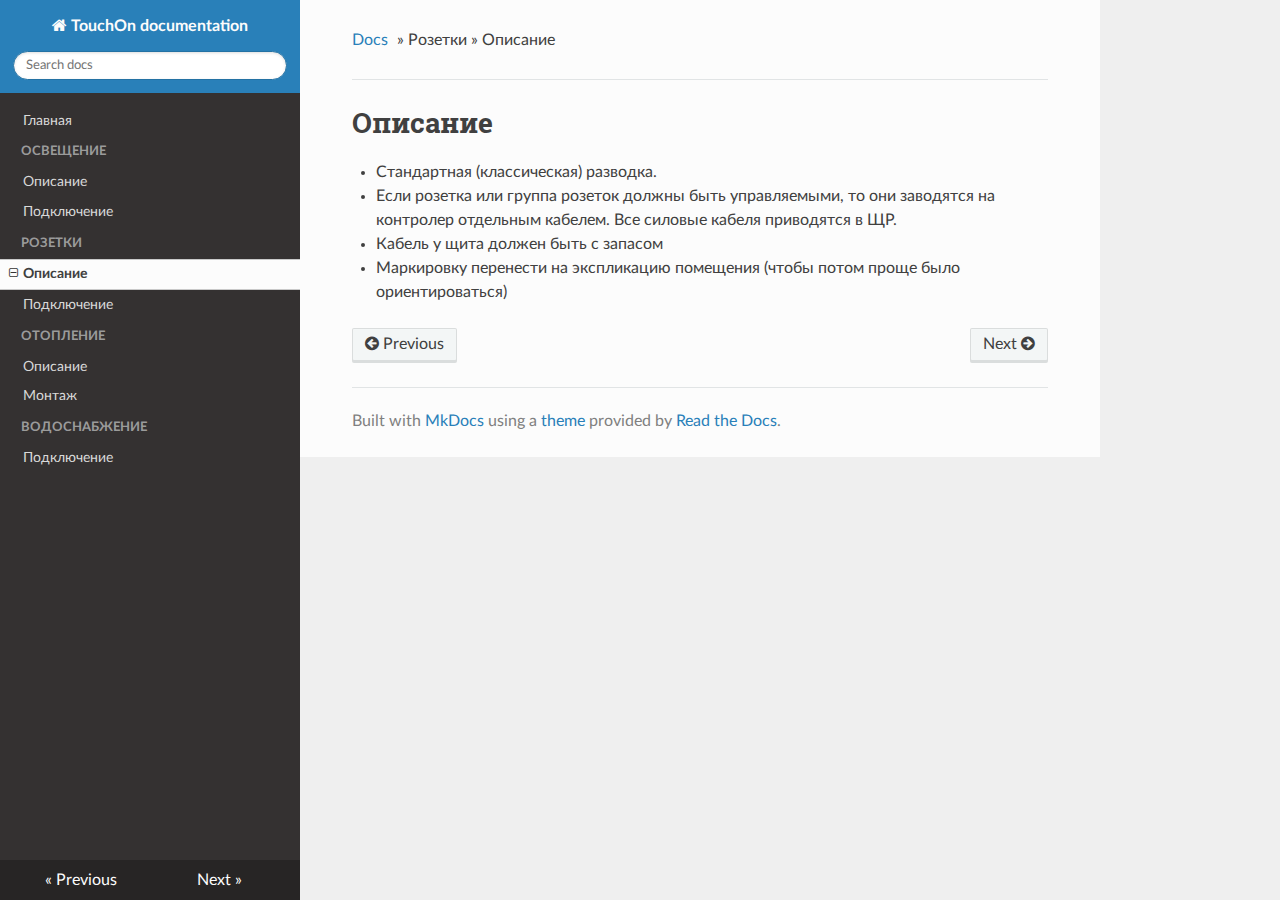
<file: power_supply/power_overview/index.html>
<!DOCTYPE html>
<!--[if IE 8]><html class="no-js lt-ie9" lang="en" > <![endif]-->
<!--[if gt IE 8]><!--> <html class="no-js" lang="en" > <!--<![endif]-->
<head>
  <meta charset="utf-8">
  <meta http-equiv="X-UA-Compatible" content="IE=edge">
  <meta name="viewport" content="width=device-width, initial-scale=1.0">
  
  
  <link rel="canonical" href="https://touchondocs.github.io/touchon_reference/power_supply/power_overview/">
  <link rel="shortcut icon" href="../../img/favicon.ico">
  <title>Описание - TouchOn documentation</title>
  <link rel="stylesheet" href="https://fonts.googleapis.com/css?family=Lato:400,700|Roboto+Slab:400,700|Inconsolata:400,700" />

  <link rel="stylesheet" href="../../css/theme.css" />
  <link rel="stylesheet" href="../../css/theme_extra.css" />
  <link href="../../css/custom.css" rel="stylesheet" />
  
  <script>
    // Current page data
    var mkdocs_page_name = "\u041e\u043f\u0438\u0441\u0430\u043d\u0438\u0435";
    var mkdocs_page_input_path = "power_supply/power_overview.md";
    var mkdocs_page_url = "/touchon_reference/power_supply/power_overview/";
  </script>
  
  <script src="../../js/jquery-2.1.1.min.js" defer></script>
  <script src="../../js/modernizr-2.8.3.min.js" defer></script> 
</head>

<body class="wy-body-for-nav" role="document">

  <div class="wy-grid-for-nav">

    
    <nav data-toggle="wy-nav-shift" class="wy-nav-side stickynav">
    <div class="wy-side-scroll">
      <div class="wy-side-nav-search">
        <a href="../.." class="icon icon-home"> TouchOn documentation</a>
        <div role="search">
  <form id ="rtd-search-form" class="wy-form" action="../../search.html" method="get">
      <input type="text" name="q" placeholder="Search docs" title="Type search term here" />
  </form>
</div>
      </div>

      <div class="wy-menu wy-menu-vertical" data-spy="affix" role="navigation" aria-label="main navigation">
                <ul>
                    <li class="toctree-l1"><a class="reference internal" href="../..">Главная</a>
                    </li>
                </ul>
                <p class="caption"><span class="caption-text">Освещение</span></p>
                <ul>
                    <li class="toctree-l1"><a class="reference internal" href="../../light_system/light_overview/">Описание</a>
                    </li>
                    <li class="toctree-l1"><a class="reference internal" href="../../light_system/light_install/">Подключение</a>
                    </li>
                </ul>
                <p class="caption"><span class="caption-text">Розетки</span></p>
                <ul class="current">
                    <li class="toctree-l1 current"><a class="reference internal current" href="./">Описание</a>
    <ul class="current">
    </ul>
                    </li>
                    <li class="toctree-l1"><a class="reference internal" href="../power_install/">Подключение</a>
                    </li>
                </ul>
                <p class="caption"><span class="caption-text">Отопление</span></p>
                <ul>
                    <li class="toctree-l1"><a class="reference internal" href="../../heat_system/heat_overview/">Описание</a>
                    </li>
                    <li class="toctree-l1"><a class="reference internal" href="../../heat_system/heat_install/">Монтаж</a>
                    </li>
                </ul>
                <p class="caption"><span class="caption-text">Водоснабжение</span></p>
                <ul>
                    <li class="toctree-l1"><a class="reference internal" href="../../water_system/water_install/">Подключение</a>
                    </li>
                </ul>
      </div>
    </div>
    </nav>

    <section data-toggle="wy-nav-shift" class="wy-nav-content-wrap">

      
      <nav class="wy-nav-top" role="navigation" aria-label="top navigation">
        <i data-toggle="wy-nav-top" class="fa fa-bars"></i>
        <a href="../..">TouchOn documentation</a>
      </nav>

      
      <div class="wy-nav-content">
        <div class="rst-content">
          <div role="navigation" aria-label="breadcrumbs navigation">
  <ul class="wy-breadcrumbs">
    <li><a href="../..">Docs</a> &raquo;</li>
    
      
        
          <li>Розетки &raquo;</li>
        
      
    
    <li>Описание</li>
    <li class="wy-breadcrumbs-aside">
      
    </li>
  </ul>
  
  <hr/>
</div>

          <div role="main">
            <div class="section">
              
                <h1 id="_1">Описание</h1>
<ul>
<li>
<p>Стандартная (классическая) разводка. </p>
</li>
<li>
<p>Если розетка или группа розеток должны быть управляемыми, то они заводятся на
  контролер отдельным кабелем. Все силовые кабеля приводятся в ЩР.</p>
</li>
<li>
<p>Кабель у щита должен быть с запасом</p>
</li>
<li>
<p>Маркировку перенести на экспликацию помещения (чтобы потом проще было
  ориентироваться)</p>
</li>
</ul>
              
            </div>
          </div>
          <footer>
  
    <div class="rst-footer-buttons" role="navigation" aria-label="footer navigation">
      
        <a href="../power_install/" class="btn btn-neutral float-right" title="Подключение">Next <span class="icon icon-circle-arrow-right"></span></a>
      
      
        <a href="../../light_system/light_install/" class="btn btn-neutral" title="Подключение"><span class="icon icon-circle-arrow-left"></span> Previous</a>
      
    </div>
  

  <hr/>

  <div role="contentinfo">
    <!-- Copyright etc -->
    
  </div>

  Built with <a href="https://www.mkdocs.org/">MkDocs</a> using a <a href="https://github.com/snide/sphinx_rtd_theme">theme</a> provided by <a href="https://readthedocs.org">Read the Docs</a>.
</footer>
      
        </div>
      </div>

    </section>

  </div>

  <div class="rst-versions" role="note" aria-label="versions">
  <span class="rst-current-version" data-toggle="rst-current-version">
    
    
      <span><a href="../../light_system/light_install/" style="color: #fcfcfc">&laquo; Previous</a></span>
    
    
      <span><a href="../power_install/" style="color: #fcfcfc">Next &raquo;</a></span>
    
  </span>
</div>
    <script>var base_url = '../..';</script>
    <script src="../../js/theme_extra.js" defer></script>
    <script src="../../js/theme.js" defer></script>
      <script src="../../search/main.js" defer></script>
    <script defer>
        window.onload = function () {
            SphinxRtdTheme.Navigation.enable(true);
        };
    </script>

</body>
</html>
</file>
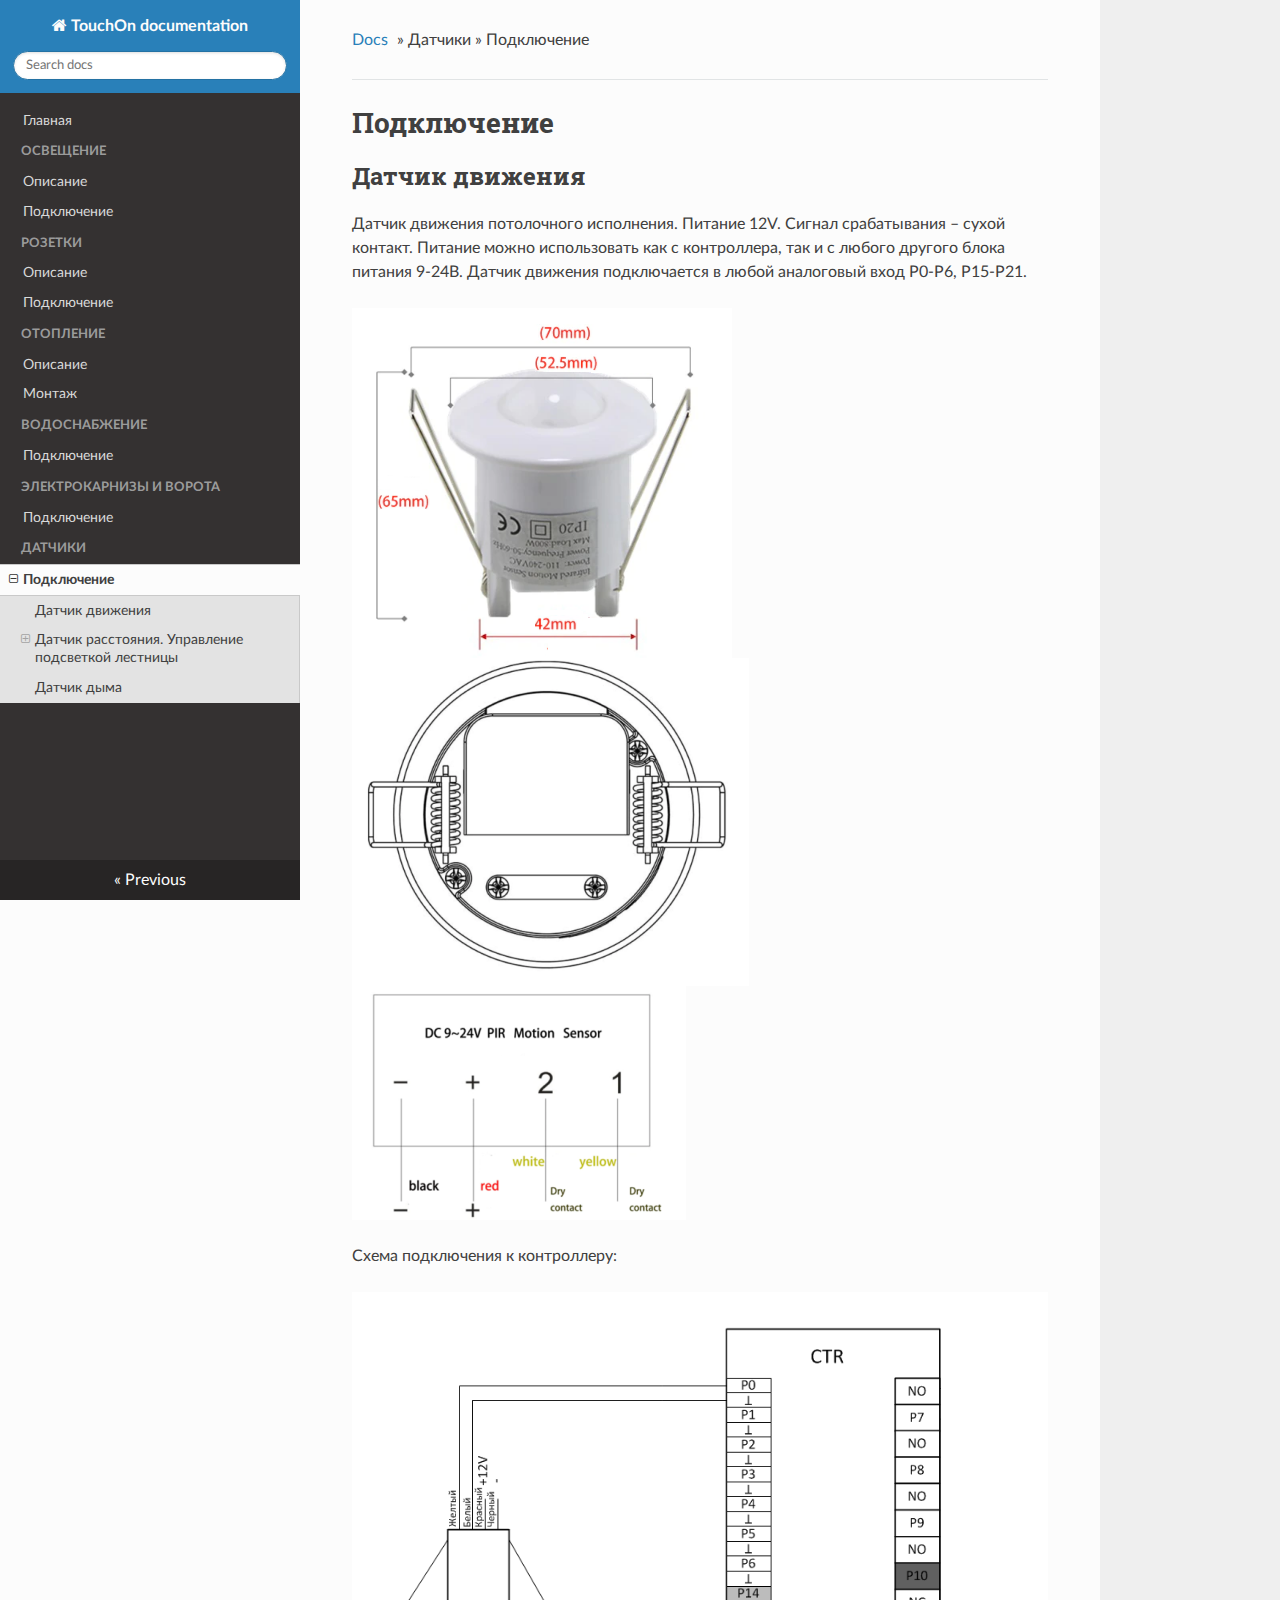
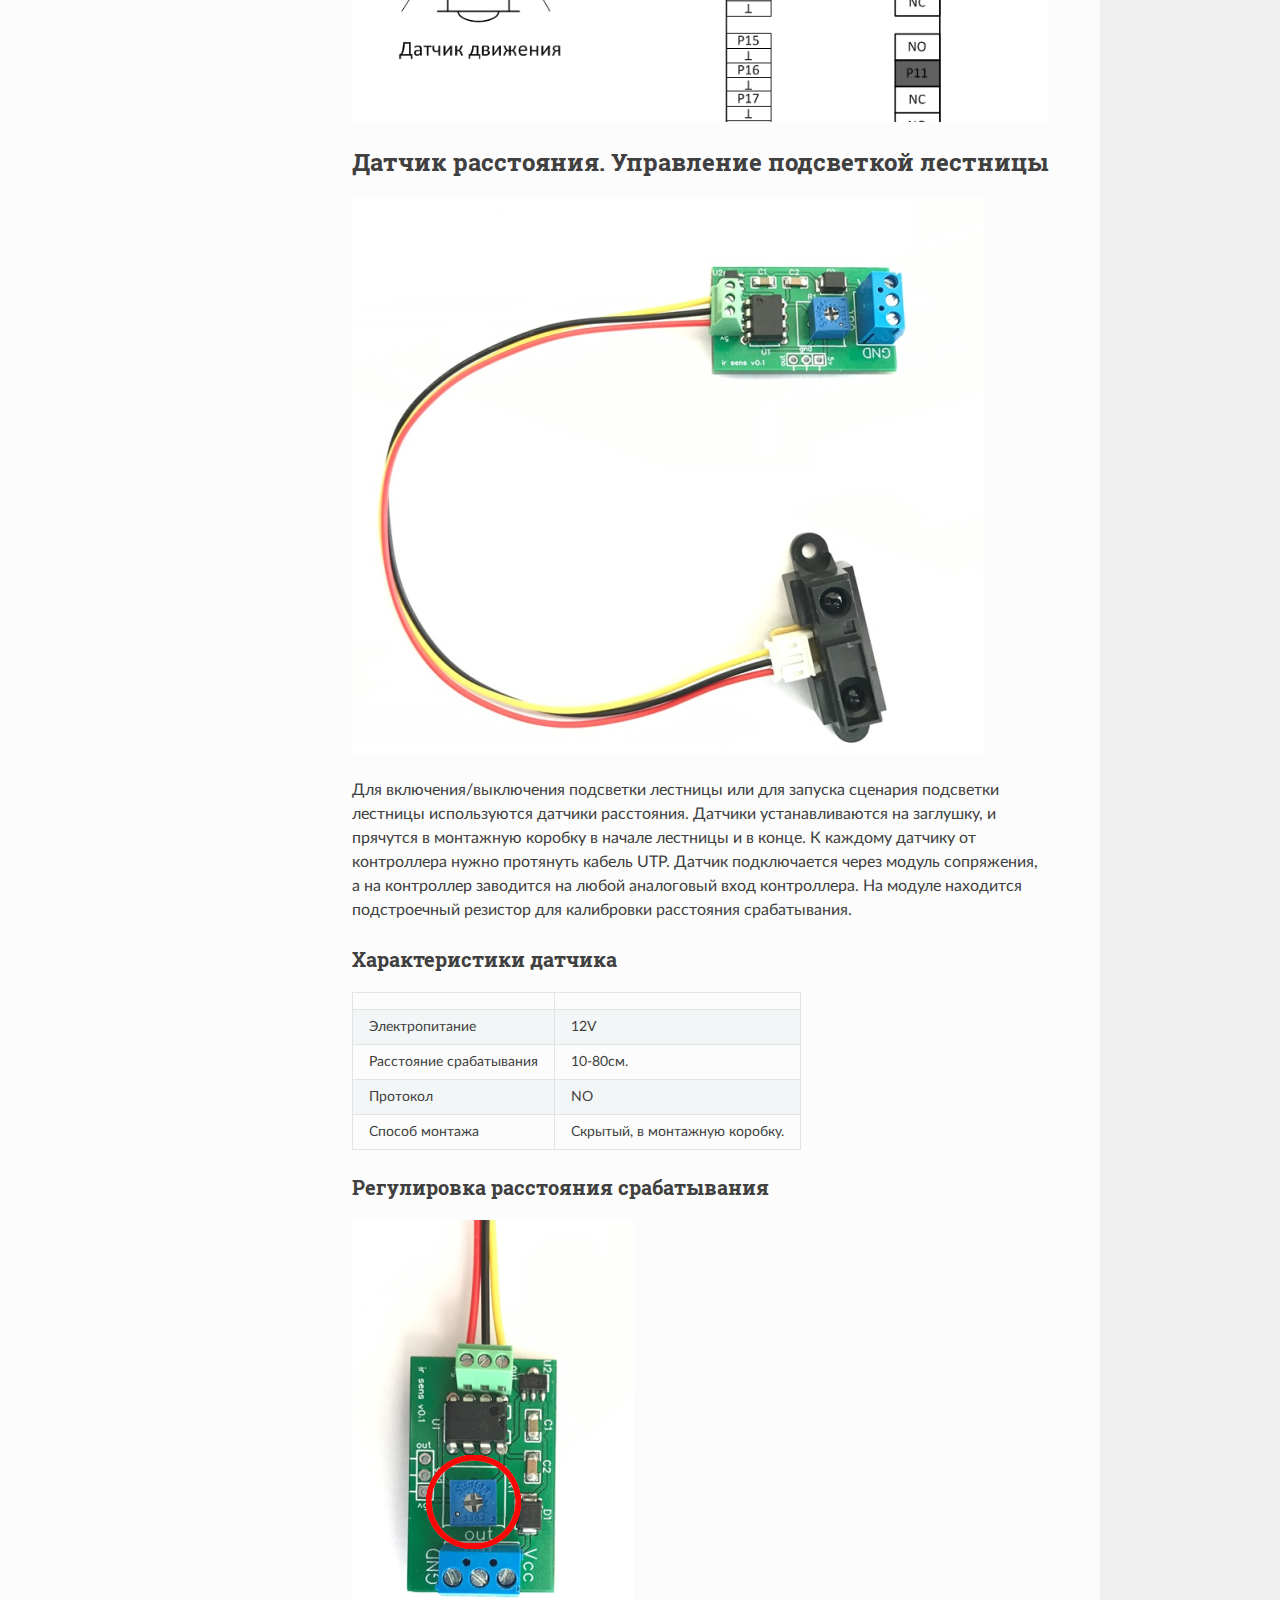
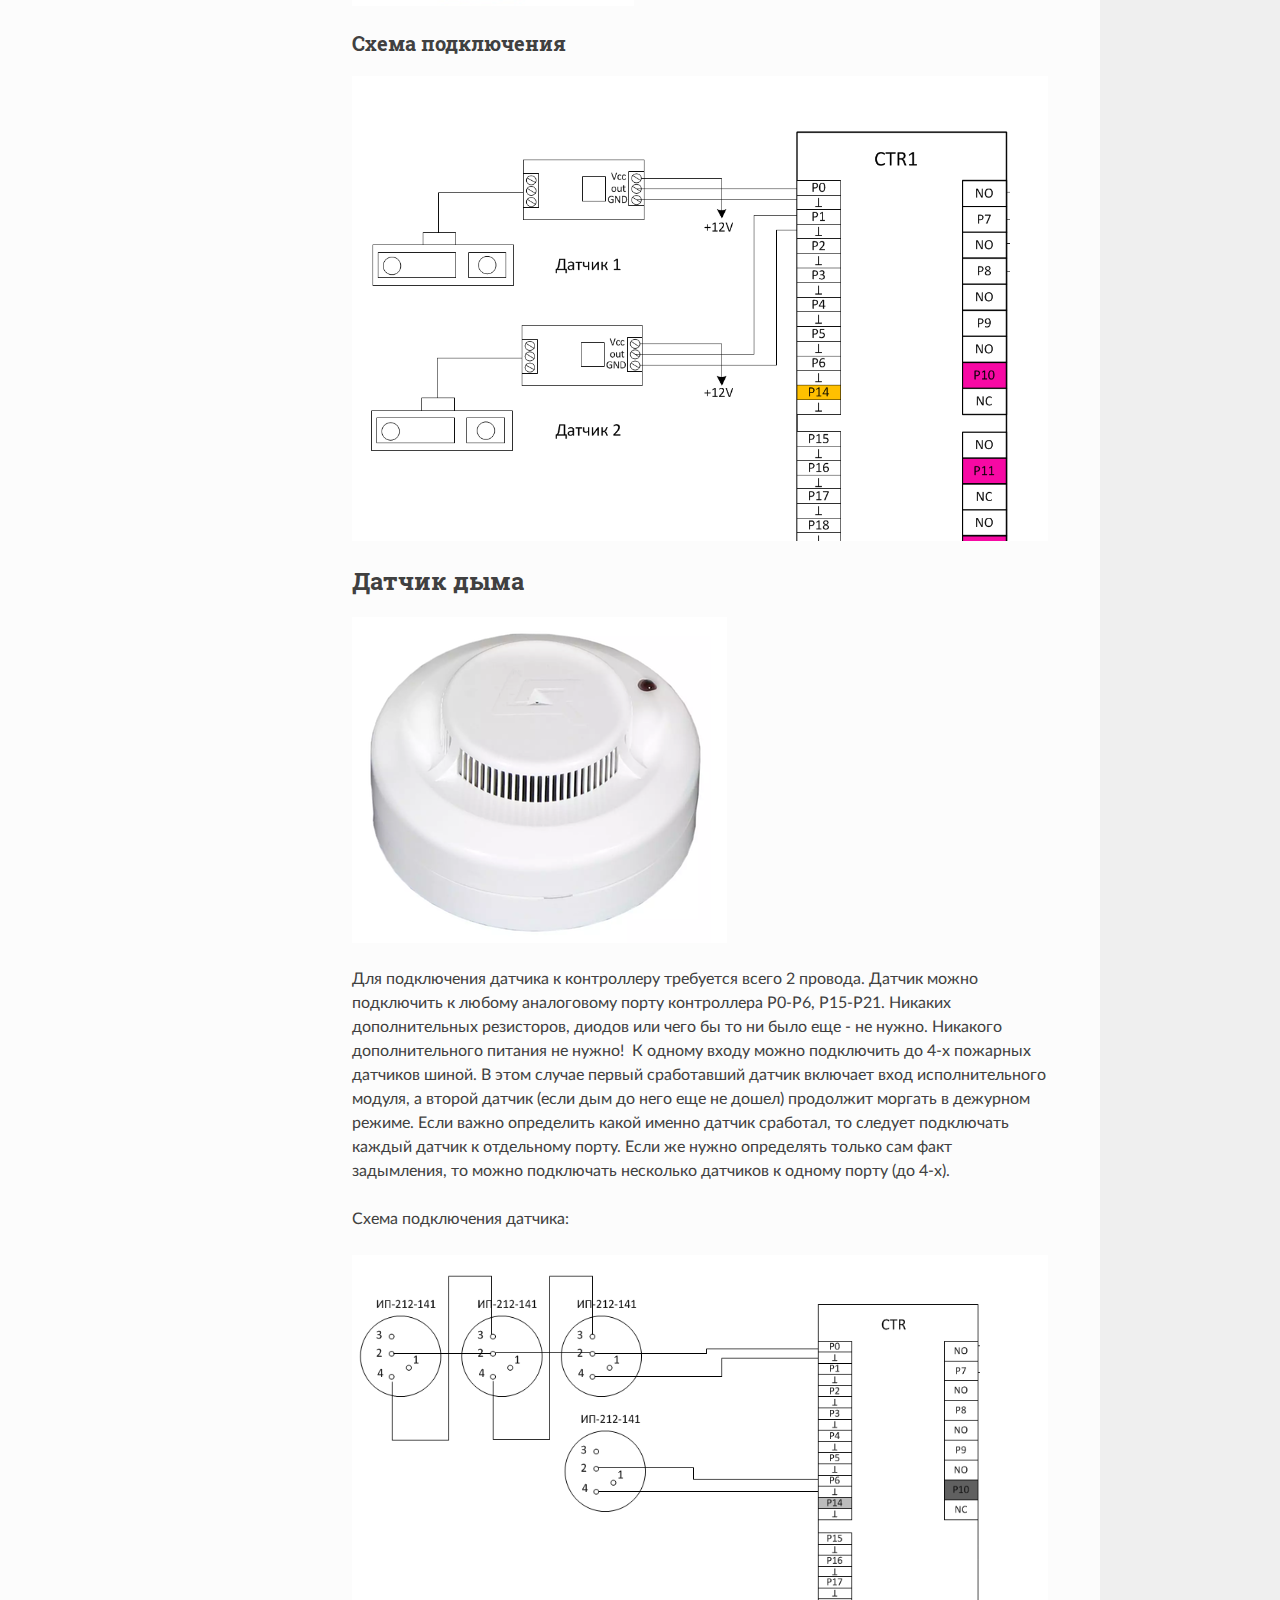
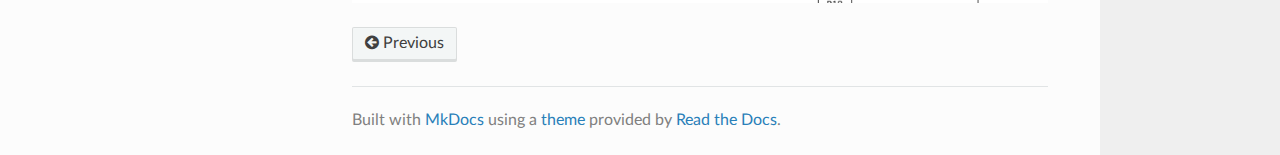
<file: sensors/sensors_install/index.html>
<!DOCTYPE html>
<!--[if IE 8]><html class="no-js lt-ie9" lang="en" > <![endif]-->
<!--[if gt IE 8]><!--> <html class="no-js" lang="en" > <!--<![endif]-->
<head>
  <meta charset="utf-8">
  <meta http-equiv="X-UA-Compatible" content="IE=edge">
  <meta name="viewport" content="width=device-width, initial-scale=1.0">
  
  
  <link rel="canonical" href="https://touchondocs.github.io/touchon_reference/sensors/sensors_install/">
  <link rel="shortcut icon" href="../../img/favicon.ico">
  <title>Подключение - TouchOn documentation</title>
  <link rel="stylesheet" href="https://fonts.googleapis.com/css?family=Lato:400,700|Roboto+Slab:400,700|Inconsolata:400,700" />

  <link rel="stylesheet" href="../../css/theme.css" />
  <link rel="stylesheet" href="../../css/theme_extra.css" />
  <link href="../../css/custom.css" rel="stylesheet" />
  
  <script>
    // Current page data
    var mkdocs_page_name = "\u041f\u043e\u0434\u043a\u043b\u044e\u0447\u0435\u043d\u0438\u0435";
    var mkdocs_page_input_path = "sensors/sensors_install.md";
    var mkdocs_page_url = "/touchon_reference/sensors/sensors_install/";
  </script>
  
  <script src="../../js/jquery-2.1.1.min.js" defer></script>
  <script src="../../js/modernizr-2.8.3.min.js" defer></script> 
</head>

<body class="wy-body-for-nav" role="document">

  <div class="wy-grid-for-nav">

    
    <nav data-toggle="wy-nav-shift" class="wy-nav-side stickynav">
    <div class="wy-side-scroll">
      <div class="wy-side-nav-search">
        <a href="../.." class="icon icon-home"> TouchOn documentation</a>
        <div role="search">
  <form id ="rtd-search-form" class="wy-form" action="../../search.html" method="get">
      <input type="text" name="q" placeholder="Search docs" title="Type search term here" />
  </form>
</div>
      </div>

      <div class="wy-menu wy-menu-vertical" data-spy="affix" role="navigation" aria-label="main navigation">
                <ul>
                    <li class="toctree-l1"><a class="reference internal" href="../..">Главная</a>
                    </li>
                </ul>
                <p class="caption"><span class="caption-text">Освещение</span></p>
                <ul>
                    <li class="toctree-l1"><a class="reference internal" href="../../light_system/light_overview/">Описание</a>
                    </li>
                    <li class="toctree-l1"><a class="reference internal" href="../../light_system/light_install/">Подключение</a>
                    </li>
                </ul>
                <p class="caption"><span class="caption-text">Розетки</span></p>
                <ul>
                    <li class="toctree-l1"><a class="reference internal" href="../../power_supply/power_overview/">Описание</a>
                    </li>
                    <li class="toctree-l1"><a class="reference internal" href="../../power_supply/power_install/">Подключение</a>
                    </li>
                </ul>
                <p class="caption"><span class="caption-text">Отопление</span></p>
                <ul>
                    <li class="toctree-l1"><a class="reference internal" href="../../heat_system/heat_overview/">Описание</a>
                    </li>
                    <li class="toctree-l1"><a class="reference internal" href="../../heat_system/heat_install/">Монтаж</a>
                    </li>
                </ul>
                <p class="caption"><span class="caption-text">Водоснабжение</span></p>
                <ul>
                    <li class="toctree-l1"><a class="reference internal" href="../../water_system/water_install/">Подключение</a>
                    </li>
                </ul>
                <p class="caption"><span class="caption-text">Электрокарнизы и ворота</span></p>
                <ul>
                    <li class="toctree-l1"><a class="reference internal" href="../../curtain_system/curtain_install/">Подключение</a>
                    </li>
                </ul>
                <p class="caption"><span class="caption-text">Датчики</span></p>
                <ul class="current">
                    <li class="toctree-l1 current"><a class="reference internal current" href="./">Подключение</a>
    <ul class="current">
    <li class="toctree-l2"><a class="reference internal" href="#_2">Датчик движения</a>
    </li>
    <li class="toctree-l2"><a class="reference internal" href="#_3">Датчик расстояния. Управление  подсветкой лестницы</a>
        <ul>
    <li class="toctree-l3"><a class="reference internal" href="#_4">Характеристики датчика</a>
    </li>
    <li class="toctree-l3"><a class="reference internal" href="#_5">Регулировка расстояния срабатывания</a>
    </li>
    <li class="toctree-l3"><a class="reference internal" href="#_6">Схема подключения</a>
    </li>
        </ul>
    </li>
    <li class="toctree-l2"><a class="reference internal" href="#_7">Датчик дыма</a>
    </li>
    </ul>
                    </li>
                </ul>
      </div>
    </div>
    </nav>

    <section data-toggle="wy-nav-shift" class="wy-nav-content-wrap">

      
      <nav class="wy-nav-top" role="navigation" aria-label="top navigation">
        <i data-toggle="wy-nav-top" class="fa fa-bars"></i>
        <a href="../..">TouchOn documentation</a>
      </nav>

      
      <div class="wy-nav-content">
        <div class="rst-content">
          <div role="navigation" aria-label="breadcrumbs navigation">
  <ul class="wy-breadcrumbs">
    <li><a href="../..">Docs</a> &raquo;</li>
    
      
        
          <li>Датчики &raquo;</li>
        
      
    
    <li>Подключение</li>
    <li class="wy-breadcrumbs-aside">
      
    </li>
  </ul>
  
  <hr/>
</div>

          <div role="main">
            <div class="section">
              
                <h1 id="_1">Подключение</h1>
<h2 id="_2">Датчик движения</h2>
<p>Датчик движения потолочного исполнения. Питание 12V. Сигнал срабатывания –
сухой контакт. Питание можно использовать как с контроллера, так и с любого
другого блока питания 9-24В. Датчик движения подключается в любой аналоговый
вход P0-P6, P15-P21. </p>
<p><img alt="Датчик движения" src="../../img/sensors/move_sensor.png" />
<img alt="Чертёж корпуса датчика движения" src="../../img/sensors/move_plan.png" />
<img alt="Подключение датчика движения" src="../../img/sensors/move_connect.png" /></p>
<p>Схема подключения к контроллеру:</p>
<p><img alt="Схема подключения датчика движения" src="../../img/sensors/move_scheme.png" /></p>
<h2 id="_3">Датчик расстояния. Управление  подсветкой лестницы</h2>
<p><img alt="Датчик расстояния" src="../../img/sensors/distance_sensor.png" /></p>
<p>Для включения/выключения подсветки лестницы или для запуска сценария подсветки
лестницы используются датчики расстояния. Датчики устанавливаются на заглушку,
и прячутся в монтажную коробку в начале лестницы и в конце. К каждому датчику
от контроллера нужно протянуть кабель UTP. Датчик подключается через модуль
сопряжения, а на контроллер заводится на любой аналоговый вход контроллера. На
модуле находится подстроечный резистор для калибровки расстояния срабатывания.  </p>
<h3 id="_4">Характеристики датчика</h3>
<table>
<thead>
<tr>
<th></th>
<th></th>
</tr>
</thead>
<tbody>
<tr>
<td>Электропитание</td>
<td>12V</td>
</tr>
<tr>
<td>Расстояние срабатывания</td>
<td>10-80см.</td>
</tr>
<tr>
<td>Протокол</td>
<td>NO</td>
</tr>
<tr>
<td>Способ монтажа</td>
<td>Скрытый, в монтажную коробку.</td>
</tr>
</tbody>
</table>
<h3 id="_5">Регулировка расстояния срабатывания</h3>
<p><img alt="Регулировка датчика расстояния" src="../../img/sensors/distance_setting.png" /></p>
<h3 id="_6">Схема подключения</h3>
<p><img alt="Схема подключения датчика расстояния" src="../../img/sensors/distance_scheme.png" /></p>
<h2 id="_7">Датчик дыма</h2>
<p><img alt="Датчик дыма" src="../../img/sensors/smoke_detector.png" /></p>
<p>Для подключения датчика к контроллеру требуется всего 2 провода. Датчик можно
подключить к любому аналоговому порту контроллера Р0-Р6, Р15-Р21. Никаких
дополнительных резисторов, диодов или чего бы то ни было еще - не нужно.
Никакого дополнительного питания не нужно!  К одному входу можно подключить до
4-х пожарных датчиков шиной. В этом случае первый сработавший датчик включает
вход исполнительного модуля, а второй датчик (если дым до него еще не дошел)
продолжит моргать в дежурном режиме. Если важно определить какой именно датчик
сработал, то следует подключать каждый датчик к отдельному порту. Если же нужно
определять только сам факт задымления, то можно подключать несколько датчиков к
одному порту (до 4-х). </p>
<p>Схема подключения датчика:</p>
<p><img alt="Схема подключения датчика дыма" src="../../img/sensors/smoke_detector_scheme.png" /></p>
              
            </div>
          </div>
          <footer>
  
    <div class="rst-footer-buttons" role="navigation" aria-label="footer navigation">
      
      
        <a href="../../curtain_system/curtain_install/" class="btn btn-neutral" title="Подключение"><span class="icon icon-circle-arrow-left"></span> Previous</a>
      
    </div>
  

  <hr/>

  <div role="contentinfo">
    <!-- Copyright etc -->
    
  </div>

  Built with <a href="https://www.mkdocs.org/">MkDocs</a> using a <a href="https://github.com/snide/sphinx_rtd_theme">theme</a> provided by <a href="https://readthedocs.org">Read the Docs</a>.
</footer>
      
        </div>
      </div>

    </section>

  </div>

  <div class="rst-versions" role="note" aria-label="versions">
  <span class="rst-current-version" data-toggle="rst-current-version">
    
    
      <span><a href="../../curtain_system/curtain_install/" style="color: #fcfcfc">&laquo; Previous</a></span>
    
    
  </span>
</div>
    <script>var base_url = '../..';</script>
    <script src="../../js/theme_extra.js" defer></script>
    <script src="../../js/theme.js" defer></script>
      <script src="../../search/main.js" defer></script>
    <script defer>
        window.onload = function () {
            SphinxRtdTheme.Navigation.enable(true);
        };
    </script>

</body>
</html>
</file>
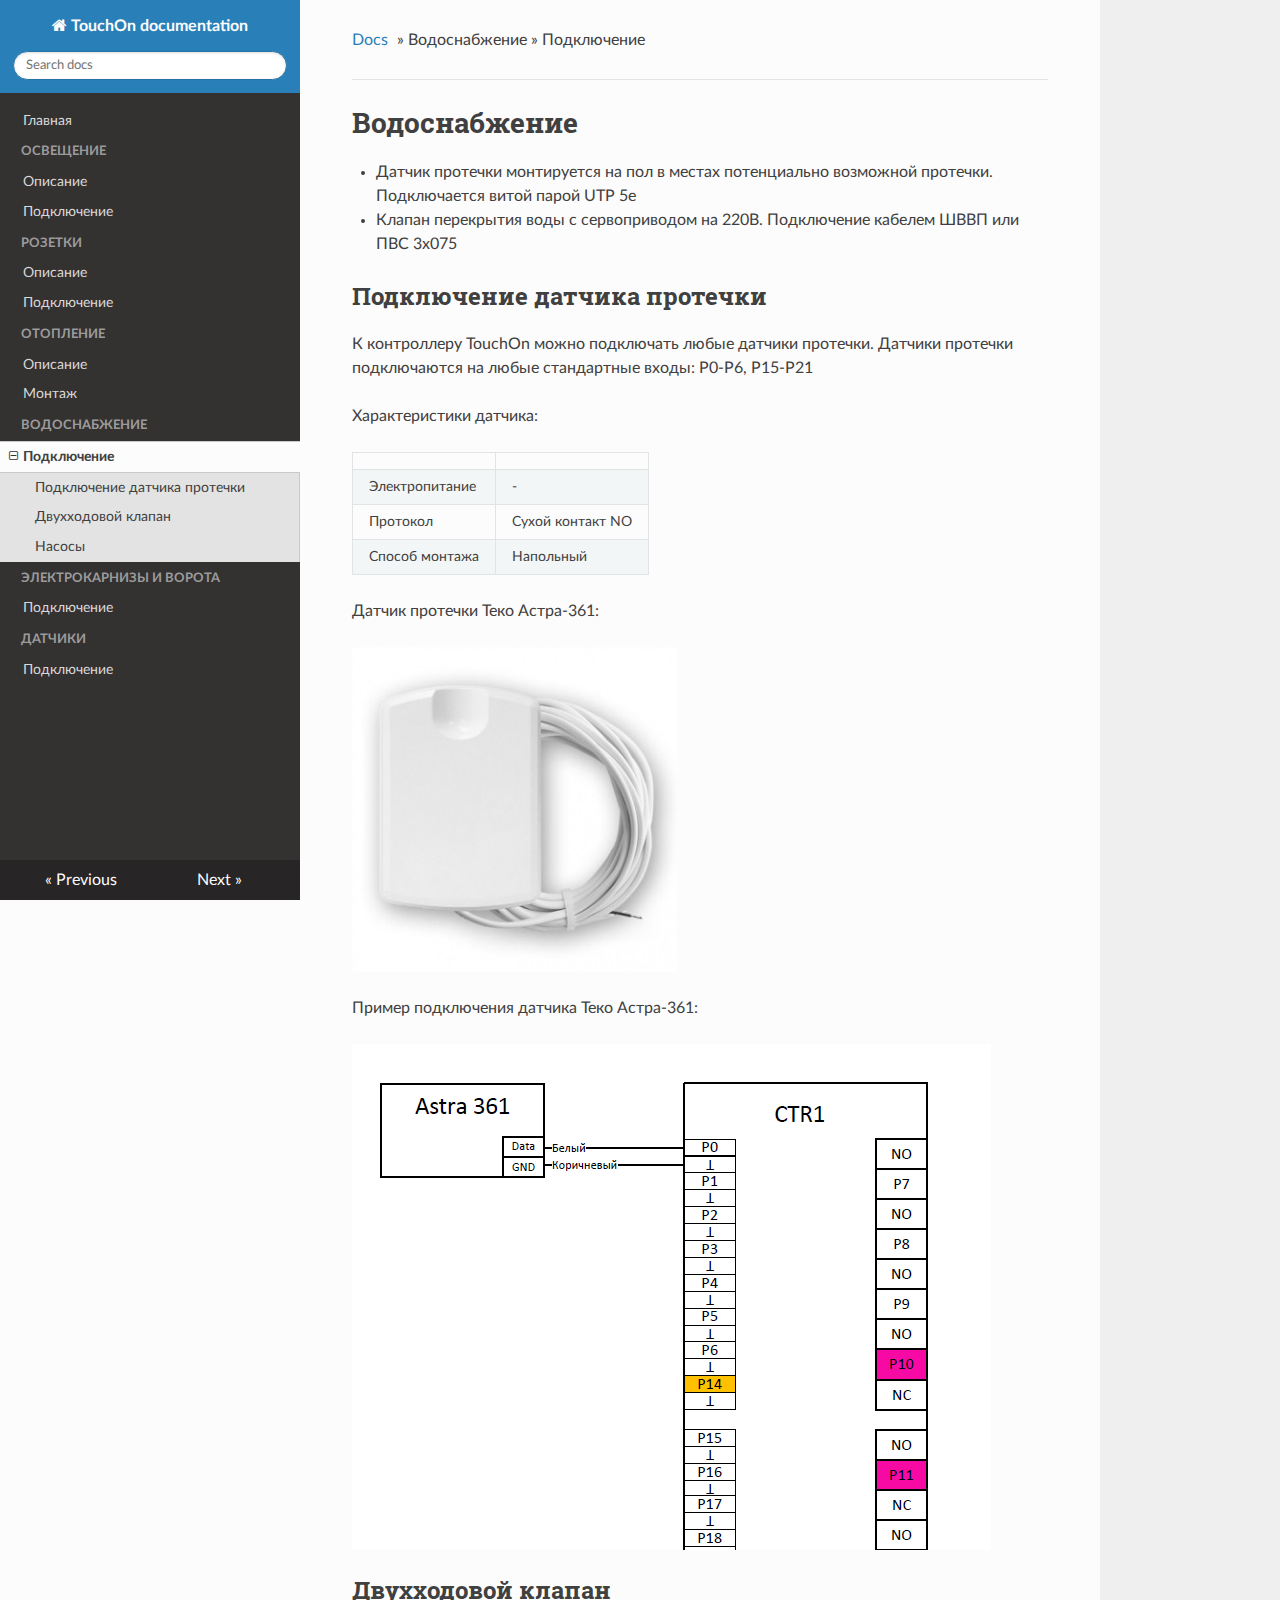
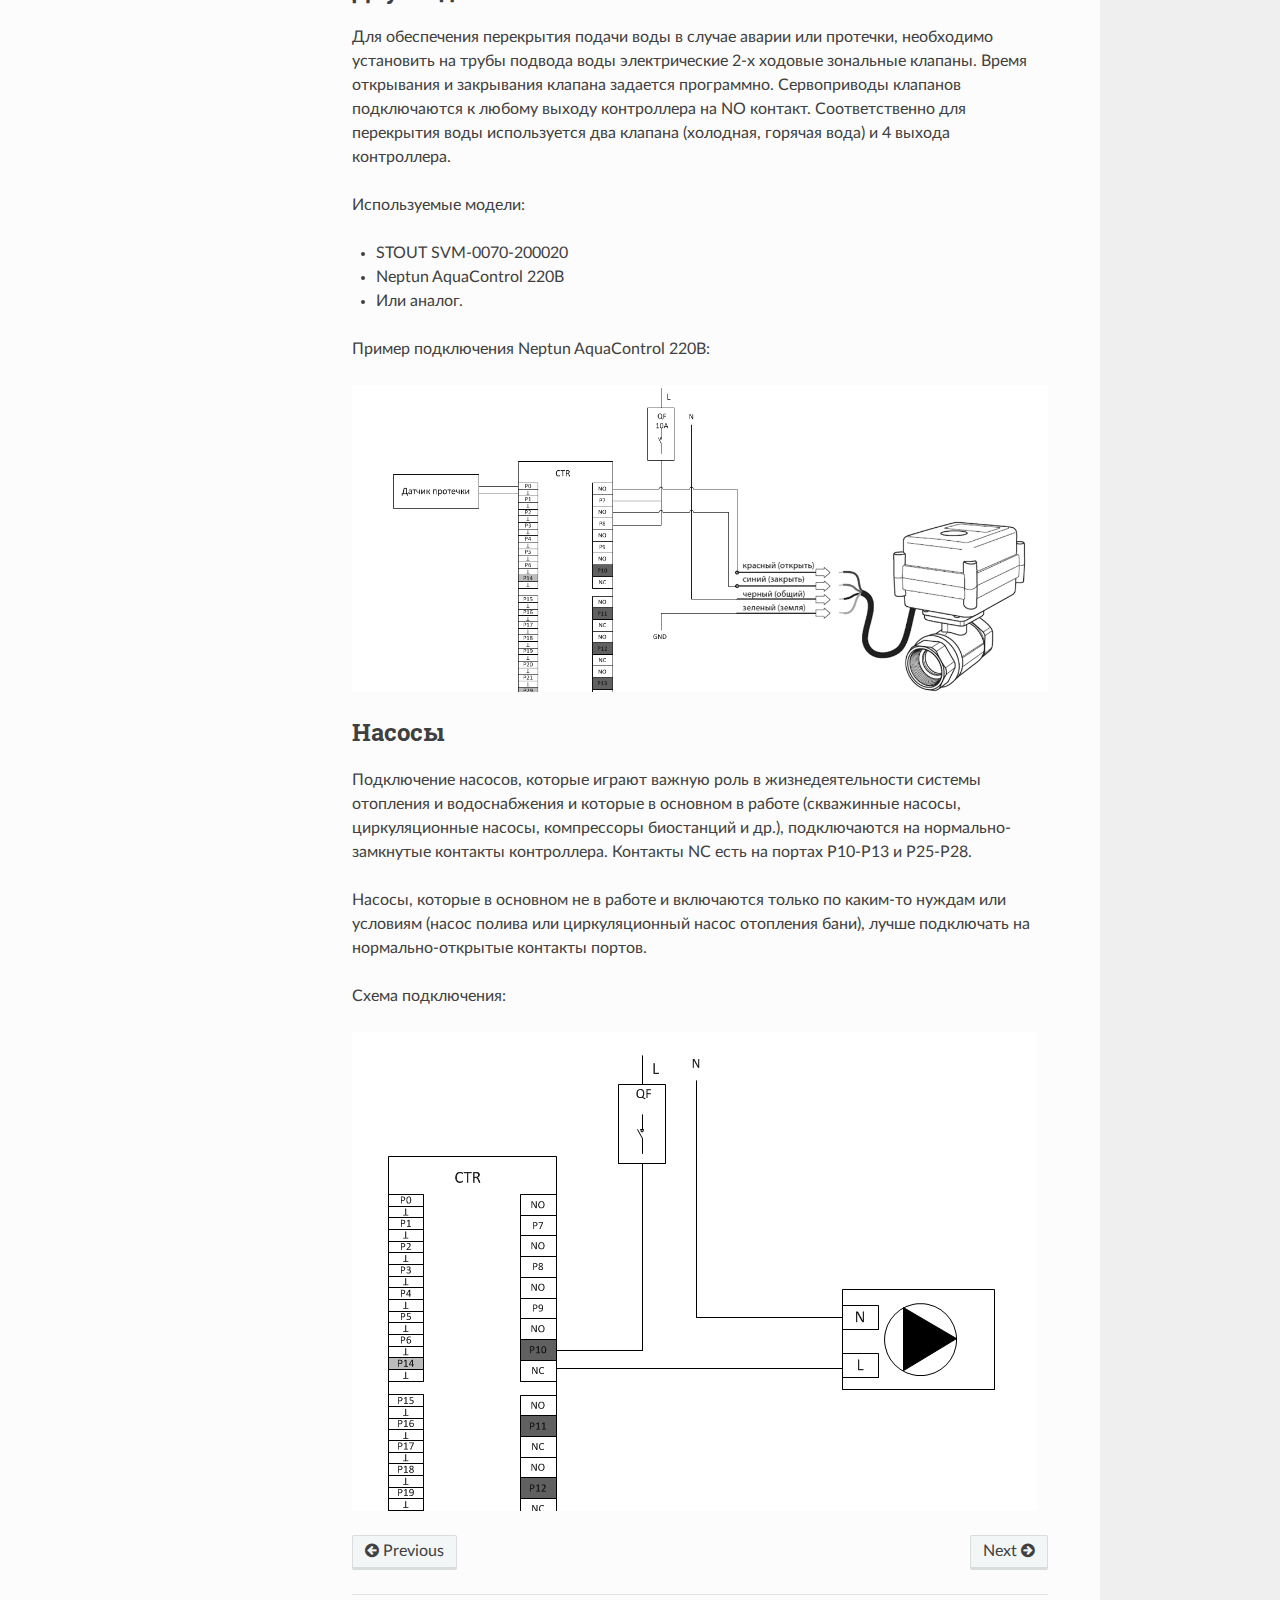
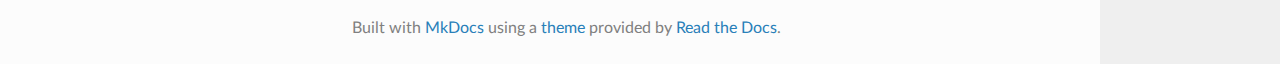
<file: water_system/water_install/index.html>
<!DOCTYPE html>
<!--[if IE 8]><html class="no-js lt-ie9" lang="en" > <![endif]-->
<!--[if gt IE 8]><!--> <html class="no-js" lang="en" > <!--<![endif]-->
<head>
  <meta charset="utf-8">
  <meta http-equiv="X-UA-Compatible" content="IE=edge">
  <meta name="viewport" content="width=device-width, initial-scale=1.0">
  
  
  <link rel="canonical" href="https://touchondocs.github.io/touchon_reference/water_system/water_install/">
  <link rel="shortcut icon" href="../../img/favicon.ico">
  <title>Подключение - TouchOn documentation</title>
  <link rel="stylesheet" href="https://fonts.googleapis.com/css?family=Lato:400,700|Roboto+Slab:400,700|Inconsolata:400,700" />

  <link rel="stylesheet" href="../../css/theme.css" />
  <link rel="stylesheet" href="../../css/theme_extra.css" />
  <link href="../../css/custom.css" rel="stylesheet" />
  
  <script>
    // Current page data
    var mkdocs_page_name = "\u041f\u043e\u0434\u043a\u043b\u044e\u0447\u0435\u043d\u0438\u0435";
    var mkdocs_page_input_path = "water_system/water_install.md";
    var mkdocs_page_url = "/touchon_reference/water_system/water_install/";
  </script>
  
  <script src="../../js/jquery-2.1.1.min.js" defer></script>
  <script src="../../js/modernizr-2.8.3.min.js" defer></script> 
</head>

<body class="wy-body-for-nav" role="document">

  <div class="wy-grid-for-nav">

    
    <nav data-toggle="wy-nav-shift" class="wy-nav-side stickynav">
    <div class="wy-side-scroll">
      <div class="wy-side-nav-search">
        <a href="../.." class="icon icon-home"> TouchOn documentation</a>
        <div role="search">
  <form id ="rtd-search-form" class="wy-form" action="../../search.html" method="get">
      <input type="text" name="q" placeholder="Search docs" title="Type search term here" />
  </form>
</div>
      </div>

      <div class="wy-menu wy-menu-vertical" data-spy="affix" role="navigation" aria-label="main navigation">
                <ul>
                    <li class="toctree-l1"><a class="reference internal" href="../..">Главная</a>
                    </li>
                </ul>
                <p class="caption"><span class="caption-text">Освещение</span></p>
                <ul>
                    <li class="toctree-l1"><a class="reference internal" href="../../light_system/light_overview/">Описание</a>
                    </li>
                    <li class="toctree-l1"><a class="reference internal" href="../../light_system/light_install/">Подключение</a>
                    </li>
                </ul>
                <p class="caption"><span class="caption-text">Розетки</span></p>
                <ul>
                    <li class="toctree-l1"><a class="reference internal" href="../../power_supply/power_overview/">Описание</a>
                    </li>
                    <li class="toctree-l1"><a class="reference internal" href="../../power_supply/power_install/">Подключение</a>
                    </li>
                </ul>
                <p class="caption"><span class="caption-text">Отопление</span></p>
                <ul>
                    <li class="toctree-l1"><a class="reference internal" href="../../heat_system/heat_overview/">Описание</a>
                    </li>
                    <li class="toctree-l1"><a class="reference internal" href="../../heat_system/heat_install/">Монтаж</a>
                    </li>
                </ul>
                <p class="caption"><span class="caption-text">Водоснабжение</span></p>
                <ul class="current">
                    <li class="toctree-l1 current"><a class="reference internal current" href="./">Подключение</a>
    <ul class="current">
    <li class="toctree-l2"><a class="reference internal" href="#_2">Подключение датчика протечки</a>
    </li>
    <li class="toctree-l2"><a class="reference internal" href="#_3">Двухходовой клапан</a>
    </li>
    <li class="toctree-l2"><a class="reference internal" href="#_4">Насосы</a>
    </li>
    </ul>
                    </li>
                </ul>
                <p class="caption"><span class="caption-text">Электрокарнизы и ворота</span></p>
                <ul>
                    <li class="toctree-l1"><a class="reference internal" href="../../curtain_system/curtain_install/">Подключение</a>
                    </li>
                </ul>
                <p class="caption"><span class="caption-text">Датчики</span></p>
                <ul>
                    <li class="toctree-l1"><a class="reference internal" href="../../sensors/sensors_install/">Подключение</a>
                    </li>
                </ul>
      </div>
    </div>
    </nav>

    <section data-toggle="wy-nav-shift" class="wy-nav-content-wrap">

      
      <nav class="wy-nav-top" role="navigation" aria-label="top navigation">
        <i data-toggle="wy-nav-top" class="fa fa-bars"></i>
        <a href="../..">TouchOn documentation</a>
      </nav>

      
      <div class="wy-nav-content">
        <div class="rst-content">
          <div role="navigation" aria-label="breadcrumbs navigation">
  <ul class="wy-breadcrumbs">
    <li><a href="../..">Docs</a> &raquo;</li>
    
      
        
          <li>Водоснабжение &raquo;</li>
        
      
    
    <li>Подключение</li>
    <li class="wy-breadcrumbs-aside">
      
    </li>
  </ul>
  
  <hr/>
</div>

          <div role="main">
            <div class="section">
              
                <h1 id="_1">Водоснабжение</h1>
<ul>
<li>
<p>Датчик протечки монтируется на пол в местах потенциально возможной протечки.
  Подключается витой парой UTP 5e</p>
</li>
<li>
<p>Клапан перекрытия воды  с сервоприводом на 220В. Подключение кабелем ШВВП или
  ПВС 3х075</p>
</li>
</ul>
<h2 id="_2">Подключение датчика протечки</h2>
<p>К контроллеру TouchOn можно подключать любые датчики протечки. Датчики протечки
подключаются на любые стандартные входы: P0-P6, P15-P21</p>
<p>Характеристики датчика:</p>
<table>
<thead>
<tr>
<th></th>
<th></th>
</tr>
</thead>
<tbody>
<tr>
<td>Электропитание</td>
<td>-</td>
</tr>
<tr>
<td>Протокол</td>
<td>Сухой контакт NO</td>
</tr>
<tr>
<td>Способ монтажа</td>
<td>Напольный</td>
</tr>
</tbody>
</table>
<p>Датчик протечки Теко Астра-361:</p>
<p><img alt="Датчик протечки Астра-361" src="../../img/water_system/teko_sensor.png" /></p>
<p>Пример подключения датчика Теко Астра-361:</p>
<p><img alt="Подключение датчика Астра-361" src="../../img/water_system/teko_install.png" /></p>
<h2 id="_3">Двухходовой клапан</h2>
<p>Для обеспечения перекрытия подачи воды в случае аварии или протечки, необходимо
установить на трубы подвода воды электрические 2-х ходовые зональные клапаны.
Время открывания и закрывания клапана задается программно. Сервоприводы клапанов
подключаются к любому выходу контроллера на NO контакт. Соответственно для
перекрытия воды используется два клапана (холодная, горячая вода) и 4 выхода
контроллера.  </p>
<p>Используемые модели: </p>
<ul>
<li>
<p>STOUT SVM-0070-200020 </p>
</li>
<li>
<p>Neptun AquaControl 220В</p>
</li>
<li>
<p>Или аналог. </p>
</li>
</ul>
<p>Пример подключения  Neptun AquaControl 220В:</p>
<p><img alt="Схема подключения клапана Neptun" src="../../img/water_system/neptun_install.png" /></p>
<h2 id="_4">Насосы</h2>
<p>Подключение насосов, которые играют важную роль в жизнедеятельности системы
отопления и водоснабжения и которые в основном  в работе (скважинные насосы,
циркуляционные насосы, компрессоры биостанций и др.), подключаются на
нормально-замкнутые контакты контроллера. Контакты NC есть на портах Р10-Р13 и
Р25-Р28. </p>
<p>Насосы, которые в основном не в работе и включаются только по каким-то нуждам
или условиям (насос полива или циркуляционный насос отопления бани), лучше
подключать на нормально-открытые контакты портов.</p>
<p>Схема подключения:</p>
<p><img alt="Схема подключения насосов" src="../../img/water_system/pump_install.png" /></p>
              
            </div>
          </div>
          <footer>
  
    <div class="rst-footer-buttons" role="navigation" aria-label="footer navigation">
      
        <a href="../../curtain_system/curtain_install/" class="btn btn-neutral float-right" title="Подключение">Next <span class="icon icon-circle-arrow-right"></span></a>
      
      
        <a href="../../heat_system/heat_install/" class="btn btn-neutral" title="Монтаж"><span class="icon icon-circle-arrow-left"></span> Previous</a>
      
    </div>
  

  <hr/>

  <div role="contentinfo">
    <!-- Copyright etc -->
    
  </div>

  Built with <a href="https://www.mkdocs.org/">MkDocs</a> using a <a href="https://github.com/snide/sphinx_rtd_theme">theme</a> provided by <a href="https://readthedocs.org">Read the Docs</a>.
</footer>
      
        </div>
      </div>

    </section>

  </div>

  <div class="rst-versions" role="note" aria-label="versions">
  <span class="rst-current-version" data-toggle="rst-current-version">
    
    
      <span><a href="../../heat_system/heat_install/" style="color: #fcfcfc">&laquo; Previous</a></span>
    
    
      <span><a href="../../curtain_system/curtain_install/" style="color: #fcfcfc">Next &raquo;</a></span>
    
  </span>
</div>
    <script>var base_url = '../..';</script>
    <script src="../../js/theme_extra.js" defer></script>
    <script src="../../js/theme.js" defer></script>
      <script src="../../search/main.js" defer></script>
    <script defer>
        window.onload = function () {
            SphinxRtdTheme.Navigation.enable(true);
        };
    </script>

</body>
</html>
</file>
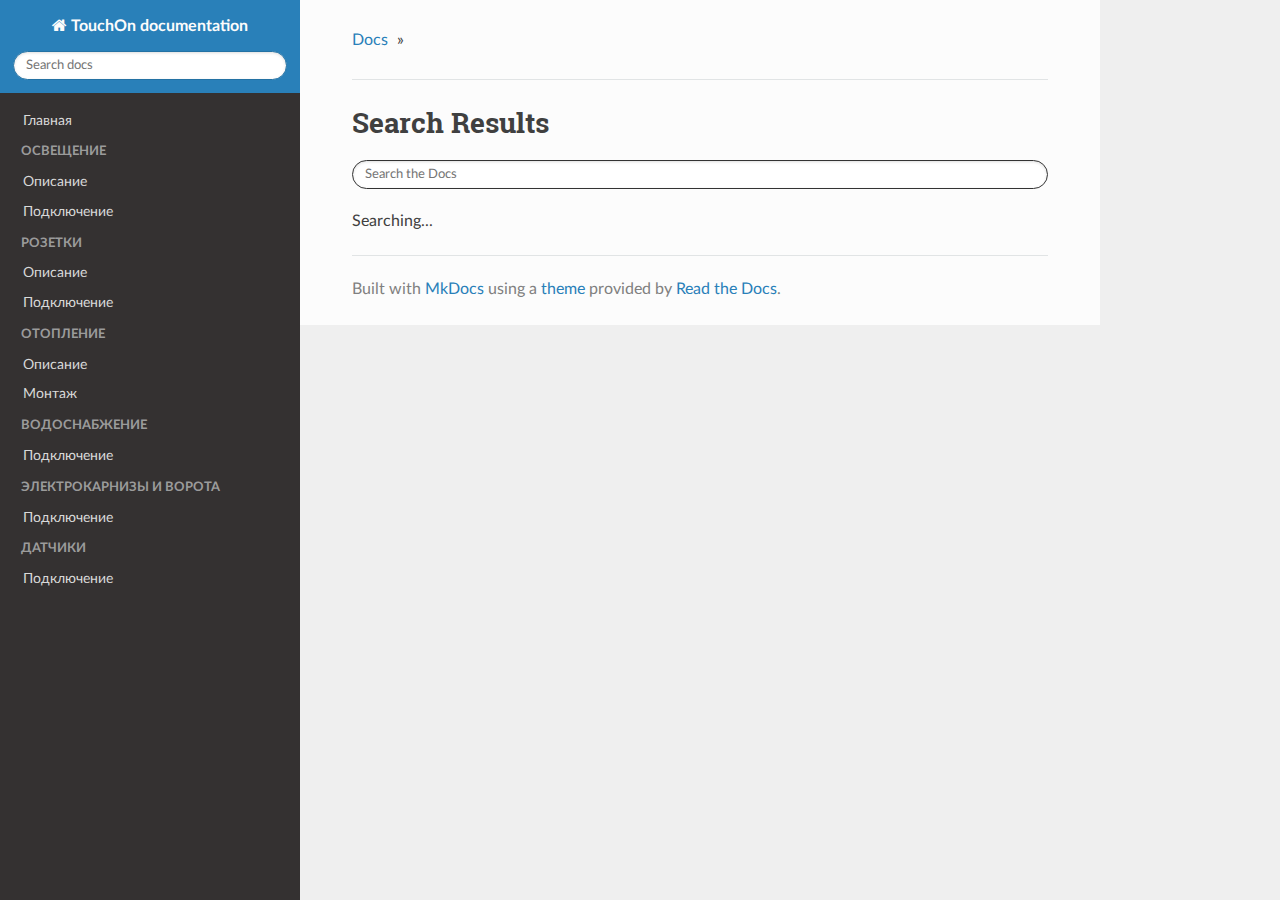
<file: search.html>
<!DOCTYPE html>
<!--[if IE 8]><html class="no-js lt-ie9" lang="en" > <![endif]-->
<!--[if gt IE 8]><!--> <html class="no-js" lang="en" > <!--<![endif]-->
<head>
  <meta charset="utf-8">
  <meta http-equiv="X-UA-Compatible" content="IE=edge">
  <meta name="viewport" content="width=device-width, initial-scale=1.0">
  
  
  
  <link rel="shortcut icon" href="./img/favicon.ico">
  <title>TouchOn documentation</title>
  <link rel="stylesheet" href="https://fonts.googleapis.com/css?family=Lato:400,700|Roboto+Slab:400,700|Inconsolata:400,700" />

  <link rel="stylesheet" href="./css/theme.css" />
  <link rel="stylesheet" href="./css/theme_extra.css" />
  <link href="./css/custom.css" rel="stylesheet" />
  
  <script src="./js/jquery-2.1.1.min.js" defer></script>
  <script src="./js/modernizr-2.8.3.min.js" defer></script> 
</head>

<body class="wy-body-for-nav" role="document">

  <div class="wy-grid-for-nav">

    
    <nav data-toggle="wy-nav-shift" class="wy-nav-side stickynav">
    <div class="wy-side-scroll">
      <div class="wy-side-nav-search">
        <a href="./." class="icon icon-home"> TouchOn documentation</a>
        <div role="search">
  <form id ="rtd-search-form" class="wy-form" action="./search.html" method="get">
      <input type="text" name="q" placeholder="Search docs" title="Type search term here" />
  </form>
</div>
      </div>

      <div class="wy-menu wy-menu-vertical" data-spy="affix" role="navigation" aria-label="main navigation">
                <ul>
                    <li class="toctree-l1"><a class="reference internal" href="./.">Главная</a>
                    </li>
                </ul>
                <p class="caption"><span class="caption-text">Освещение</span></p>
                <ul>
                    <li class="toctree-l1"><a class="reference internal" href="./light_system/light_overview/">Описание</a>
                    </li>
                    <li class="toctree-l1"><a class="reference internal" href="./light_system/light_install/">Подключение</a>
                    </li>
                </ul>
                <p class="caption"><span class="caption-text">Розетки</span></p>
                <ul>
                    <li class="toctree-l1"><a class="reference internal" href="./power_supply/power_overview/">Описание</a>
                    </li>
                    <li class="toctree-l1"><a class="reference internal" href="./power_supply/power_install/">Подключение</a>
                    </li>
                </ul>
                <p class="caption"><span class="caption-text">Отопление</span></p>
                <ul>
                    <li class="toctree-l1"><a class="reference internal" href="./heat_system/heat_overview/">Описание</a>
                    </li>
                    <li class="toctree-l1"><a class="reference internal" href="./heat_system/heat_install/">Монтаж</a>
                    </li>
                </ul>
                <p class="caption"><span class="caption-text">Водоснабжение</span></p>
                <ul>
                    <li class="toctree-l1"><a class="reference internal" href="./water_system/water_install/">Подключение</a>
                    </li>
                </ul>
                <p class="caption"><span class="caption-text">Электрокарнизы и ворота</span></p>
                <ul>
                    <li class="toctree-l1"><a class="reference internal" href="./curtain_system/curtain_install/">Подключение</a>
                    </li>
                </ul>
                <p class="caption"><span class="caption-text">Датчики</span></p>
                <ul>
                    <li class="toctree-l1"><a class="reference internal" href="./sensors/sensors_install/">Подключение</a>
                    </li>
                </ul>
      </div>
    </div>
    </nav>

    <section data-toggle="wy-nav-shift" class="wy-nav-content-wrap">

      
      <nav class="wy-nav-top" role="navigation" aria-label="top navigation">
        <i data-toggle="wy-nav-top" class="fa fa-bars"></i>
        <a href="./.">TouchOn documentation</a>
      </nav>

      
      <div class="wy-nav-content">
        <div class="rst-content">
          <div role="navigation" aria-label="breadcrumbs navigation">
  <ul class="wy-breadcrumbs">
    <li><a href="./.">Docs</a> &raquo;</li>
    
    
    <li class="wy-breadcrumbs-aside">
      
    </li>
  </ul>
  
  <hr/>
</div>

          <div role="main">
            <div class="section">
              

  <h1 id="search">Search Results</h1>

  <form id="content_search" action="search.html">
    <span role="status" aria-live="polite" class="ui-helper-hidden-accessible"></span>
    <input name="q" id="mkdocs-search-query" type="text" class="search_input search-query ui-autocomplete-input" placeholder="Search the Docs" autocomplete="off" autofocus title="Type search term here">
  </form>

  <div id="mkdocs-search-results" class="search-results" data-no-results-text="No results found">
    Searching...
  </div>


            </div>
          </div>
          <footer>
  

  <hr/>

  <div role="contentinfo">
    <!-- Copyright etc -->
    
  </div>

  Built with <a href="https://www.mkdocs.org/">MkDocs</a> using a <a href="https://github.com/snide/sphinx_rtd_theme">theme</a> provided by <a href="https://readthedocs.org">Read the Docs</a>.
</footer>
      
        </div>
      </div>

    </section>

  </div>

  <div class="rst-versions" role="note" aria-label="versions">
  <span class="rst-current-version" data-toggle="rst-current-version">
    
    
    
  </span>
</div>
    <script>var base_url = '.';</script>
    <script src="./js/theme_extra.js" defer></script>
    <script src="./js/theme.js" defer></script>
      <script src="./search/main.js" defer></script>
    <script defer>
        window.onload = function () {
            SphinxRtdTheme.Navigation.enable(true);
        };
    </script>

</body>
</html>
</file>
<file: css/theme.css>
/*
 * This file is copied from the upstream ReadTheDocs Sphinx
 * theme. To aid upgradability this file should *not* be edited.
 * modifications we need should be included in theme_extra.css.
 *
 * https://github.com/rtfd/sphinx_rtd_theme
 */

 /* sphinx_rtd_theme version 0.4.1 | MIT license */
 /* Built 20180727 10:07 */
 *{-webkit-box-sizing:border-box;-moz-box-sizing:border-box;box-sizing:border-box}article,aside,details,figcaption,figure,footer,header,hgroup,nav,section{display:block}audio,canvas,video{display:inline-block;*display:inline;*zoom:1}audio:not([controls]){display:none}[hidden]{display:none}*{-webkit-box-sizing:border-box;-moz-box-sizing:border-box;box-sizing:border-box}html{font-size:100%;-webkit-text-size-adjust:100%;-ms-text-size-adjust:100%}body{margin:0}a:hover,a:active{outline:0}abbr[title]{border-bottom:1px dotted}b,strong{font-weight:bold}blockquote{margin:0}dfn{font-style:italic}ins{background:#ff9;color:#000;text-decoration:none}mark{background:#ff0;color:#000;font-style:italic;font-weight:bold}pre,code,.rst-content tt,.rst-content code,kbd,samp{font-family:monospace,serif;_font-family:"courier new",monospace;font-size:1em}pre{white-space:pre}q{quotes:none}q:before,q:after{content:"";content:none}small{font-size:85%}sub,sup{font-size:75%;line-height:0;position:relative;vertical-align:baseline}sup{top:-0.5em}sub{bottom:-0.25em}ul,ol,dl{margin:0;padding:0;list-style:none;list-style-image:none}li{list-style:none}dd{margin:0}img{border:0;-ms-interpolation-mode:bicubic;vertical-align:middle;max-width:100%}svg:not(:root){overflow:hidden}figure{margin:0}form{margin:0}fieldset{border:0;margin:0;padding:0}label{cursor:pointer}legend{border:0;*margin-left:-7px;padding:0;white-space:normal}button,input,select,textarea{font-size:100%;margin:0;vertical-align:baseline;*vertical-align:middle}button,input{line-height:normal}button,input[type="button"],input[type="reset"],input[type="submit"]{cursor:pointer;-webkit-appearance:button;*overflow:visible}button[disabled],input[disabled]{cursor:default}input[type="checkbox"],input[type="radio"]{box-sizing:border-box;padding:0;*width:13px;*height:13px}input[type="search"]{-webkit-appearance:textfield;-moz-box-sizing:content-box;-webkit-box-sizing:content-box;box-sizing:content-box}input[type="search"]::-webkit-search-decoration,input[type="search"]::-webkit-search-cancel-button{-webkit-appearance:none}button::-moz-focus-inner,input::-moz-focus-inner{border:0;padding:0}textarea{overflow:auto;vertical-align:top;resize:vertical}table{border-collapse:collapse;border-spacing:0}td{vertical-align:top}.chromeframe{margin:.2em 0;background:#ccc;color:#000;padding:.2em 0}.ir{display:block;border:0;text-indent:-999em;overflow:hidden;background-color:transparent;background-repeat:no-repeat;text-align:left;direction:ltr;*line-height:0}.ir br{display:none}.hidden{display:none !important;visibility:hidden}.visuallyhidden{border:0;clip:rect(0 0 0 0);height:1px;margin:-1px;overflow:hidden;padding:0;position:absolute;width:1px}.visuallyhidden.focusable:active,.visuallyhidden.focusable:focus{clip:auto;height:auto;margin:0;overflow:visible;position:static;width:auto}.invisible{visibility:hidden}.relative{position:relative}big,small{font-size:100%}@media print{html,body,section{background:none !important}*{box-shadow:none !important;text-shadow:none !important;filter:none !important;-ms-filter:none !important}a,a:visited{text-decoration:underline}.ir a:after,a[href^="javascript:"]:after,a[href^="#"]:after{content:""}pre,blockquote{page-break-inside:avoid}thead{display:table-header-group}tr,img{page-break-inside:avoid}img{max-width:100% !important}@page{margin:.5cm}p,h2,.rst-content .toctree-wrapper p.caption,h3{orphans:3;widows:3}h2,.rst-content .toctree-wrapper p.caption,h3{page-break-after:avoid}}.fa:before,.wy-menu-vertical li span.toctree-expand:before,.wy-menu-vertical li.on a span.toctree-expand:before,.wy-menu-vertical li.current>a span.toctree-expand:before,.rst-content .admonition-title:before,.rst-content h1 .headerlink:before,.rst-content h2 .headerlink:before,.rst-content h3 .headerlink:before,.rst-content h4 .headerlink:before,.rst-content h5 .headerlink:before,.rst-content h6 .headerlink:before,.rst-content dl dt .headerlink:before,.rst-content p.caption .headerlink:before,.rst-content table>caption .headerlink:before,.rst-content tt.download span:first-child:before,.rst-content code.download span:first-child:before,.icon:before,.wy-dropdown .caret:before,.wy-inline-validate.wy-inline-validate-success .wy-input-context:before,.wy-inline-validate.wy-inline-validate-danger .wy-input-context:before,.wy-inline-validate.wy-inline-validate-warning .wy-input-context:before,.wy-inline-validate.wy-inline-validate-info .wy-input-context:before,.wy-alert,.rst-content .note,.rst-content .attention,.rst-content .caution,.rst-content .danger,.rst-content .error,.rst-content .hint,.rst-content .important,.rst-content .tip,.rst-content .warning,.rst-content .seealso,.rst-content .admonition-todo,.rst-content .admonition,.btn,input[type="text"],input[type="password"],input[type="email"],input[type="url"],input[type="date"],input[type="month"],input[type="time"],input[type="datetime"],input[type="datetime-local"],input[type="week"],input[type="number"],input[type="search"],input[type="tel"],input[type="color"],select,textarea,.wy-menu-vertical li.on a,.wy-menu-vertical li.current>a,.wy-side-nav-search>a,.wy-side-nav-search .wy-dropdown>a,.wy-nav-top a{-webkit-font-smoothing:antialiased}.clearfix{*zoom:1}.clearfix:before,.clearfix:after{display:table;content:""}.clearfix:after{clear:both}/*!
  *  Font Awesome 4.7.0 by @davegandy - http://fontawesome.io - @fontawesome
  *  License - http://fontawesome.io/license (Font: SIL OFL 1.1, CSS: MIT License)
  */@font-face{font-family:'FontAwesome';src:url("../fonts/fontawesome-webfont.eot?v=4.7.0");src:url("../fonts/fontawesome-webfont.eot?#iefix&v=4.7.0") format("embedded-opentype"),url("../fonts/fontawesome-webfont.woff2?v=4.7.0") format("woff2"),url("../fonts/fontawesome-webfont.woff?v=4.7.0") format("woff"),url("../fonts/fontawesome-webfont.ttf?v=4.7.0") format("truetype"),url("../fonts/fontawesome-webfont.svg?v=4.7.0#fontawesomeregular") format("svg");font-weight:normal;font-style:normal}.fa,.wy-menu-vertical li span.toctree-expand,.wy-menu-vertical li.on a span.toctree-expand,.wy-menu-vertical li.current>a span.toctree-expand,.rst-content .admonition-title,.rst-content h1 .headerlink,.rst-content h2 .headerlink,.rst-content h3 .headerlink,.rst-content h4 .headerlink,.rst-content h5 .headerlink,.rst-content h6 .headerlink,.rst-content dl dt .headerlink,.rst-content p.caption .headerlink,.rst-content table>caption .headerlink,.rst-content tt.download span:first-child,.rst-content code.download span:first-child,.icon{display:inline-block;font:normal normal normal 14px/1 FontAwesome;font-size:inherit;text-rendering:auto;-webkit-font-smoothing:antialiased;-moz-osx-font-smoothing:grayscale}.fa-lg{font-size:1.3333333333em;line-height:.75em;vertical-align:-15%}.fa-2x{font-size:2em}.fa-3x{font-size:3em}.fa-4x{font-size:4em}.fa-5x{font-size:5em}.fa-fw{width:1.2857142857em;text-align:center}.fa-ul{padding-left:0;margin-left:2.1428571429em;list-style-type:none}.fa-ul>li{position:relative}.fa-li{position:absolute;left:-2.1428571429em;width:2.1428571429em;top:.1428571429em;text-align:center}.fa-li.fa-lg{left:-1.8571428571em}.fa-border{padding:.2em .25em .15em;border:solid 0.08em #eee;border-radius:.1em}.fa-pull-left{float:left}.fa-pull-right{float:right}.fa.fa-pull-left,.wy-menu-vertical li span.fa-pull-left.toctree-expand,.wy-menu-vertical li.on a span.fa-pull-left.toctree-expand,.wy-menu-vertical li.current>a span.fa-pull-left.toctree-expand,.rst-content .fa-pull-left.admonition-title,.rst-content h1 .fa-pull-left.headerlink,.rst-content h2 .fa-pull-left.headerlink,.rst-content h3 .fa-pull-left.headerlink,.rst-content h4 .fa-pull-left.headerlink,.rst-content h5 .fa-pull-left.headerlink,.rst-content h6 .fa-pull-left.headerlink,.rst-content dl dt .fa-pull-left.headerlink,.rst-content p.caption .fa-pull-left.headerlink,.rst-content table>caption .fa-pull-left.headerlink,.rst-content tt.download span.fa-pull-left:first-child,.rst-content code.download span.fa-pull-left:first-child,.fa-pull-left.icon{margin-right:.3em}.fa.fa-pull-right,.wy-menu-vertical li span.fa-pull-right.toctree-expand,.wy-menu-vertical li.on a span.fa-pull-right.toctree-expand,.wy-menu-vertical li.current>a span.fa-pull-right.toctree-expand,.rst-content .fa-pull-right.admonition-title,.rst-content h1 .fa-pull-right.headerlink,.rst-content h2 .fa-pull-right.headerlink,.rst-content h3 .fa-pull-right.headerlink,.rst-content h4 .fa-pull-right.headerlink,.rst-content h5 .fa-pull-right.headerlink,.rst-content h6 .fa-pull-right.headerlink,.rst-content dl dt .fa-pull-right.headerlink,.rst-content p.caption .fa-pull-right.headerlink,.rst-content table>caption .fa-pull-right.headerlink,.rst-content tt.download span.fa-pull-right:first-child,.rst-content code.download span.fa-pull-right:first-child,.fa-pull-right.icon{margin-left:.3em}.pull-right{float:right}.pull-left{float:left}.fa.pull-left,.wy-menu-vertical li span.pull-left.toctree-expand,.wy-menu-vertical li.on a span.pull-left.toctree-expand,.wy-menu-vertical li.current>a span.pull-left.toctree-expand,.rst-content .pull-left.admonition-title,.rst-content h1 .pull-left.headerlink,.rst-content h2 .pull-left.headerlink,.rst-content h3 .pull-left.headerlink,.rst-content h4 .pull-left.headerlink,.rst-content h5 .pull-left.headerlink,.rst-content h6 .pull-left.headerlink,.rst-content dl dt .pull-left.headerlink,.rst-content p.caption .pull-left.headerlink,.rst-content table>caption .pull-left.headerlink,.rst-content tt.download span.pull-left:first-child,.rst-content code.download span.pull-left:first-child,.pull-left.icon{margin-right:.3em}.fa.pull-right,.wy-menu-vertical li span.pull-right.toctree-expand,.wy-menu-vertical li.on a span.pull-right.toctree-expand,.wy-menu-vertical li.current>a span.pull-right.toctree-expand,.rst-content .pull-right.admonition-title,.rst-content h1 .pull-right.headerlink,.rst-content h2 .pull-right.headerlink,.rst-content h3 .pull-right.headerlink,.rst-content h4 .pull-right.headerlink,.rst-content h5 .pull-right.headerlink,.rst-content h6 .pull-right.headerlink,.rst-content dl dt .pull-right.headerlink,.rst-content p.caption .pull-right.headerlink,.rst-content table>caption .pull-right.headerlink,.rst-content tt.download span.pull-right:first-child,.rst-content code.download span.pull-right:first-child,.pull-right.icon{margin-left:.3em}.fa-spin{-webkit-animation:fa-spin 2s infinite linear;animation:fa-spin 2s infinite linear}.fa-pulse{-webkit-animation:fa-spin 1s infinite steps(8);animation:fa-spin 1s infinite steps(8)}@-webkit-keyframes fa-spin{0%{-webkit-transform:rotate(0deg);transform:rotate(0deg)}100%{-webkit-transform:rotate(359deg);transform:rotate(359deg)}}@keyframes fa-spin{0%{-webkit-transform:rotate(0deg);transform:rotate(0deg)}100%{-webkit-transform:rotate(359deg);transform:rotate(359deg)}}.fa-rotate-90{-ms-filter:"progid:DXImageTransform.Microsoft.BasicImage(rotation=1)";-webkit-transform:rotate(90deg);-ms-transform:rotate(90deg);transform:rotate(90deg)}.fa-rotate-180{-ms-filter:"progid:DXImageTransform.Microsoft.BasicImage(rotation=2)";-webkit-transform:rotate(180deg);-ms-transform:rotate(180deg);transform:rotate(180deg)}.fa-rotate-270{-ms-filter:"progid:DXImageTransform.Microsoft.BasicImage(rotation=3)";-webkit-transform:rotate(270deg);-ms-transform:rotate(270deg);transform:rotate(270deg)}.fa-flip-horizontal{-ms-filter:"progid:DXImageTransform.Microsoft.BasicImage(rotation=0, mirror=1)";-webkit-transform:scale(-1, 1);-ms-transform:scale(-1, 1);transform:scale(-1, 1)}.fa-flip-vertical{-ms-filter:"progid:DXImageTransform.Microsoft.BasicImage(rotation=2, mirror=1)";-webkit-transform:scale(1, -1);-ms-transform:scale(1, -1);transform:scale(1, -1)}:root .fa-rotate-90,:root .fa-rotate-180,:root .fa-rotate-270,:root .fa-flip-horizontal,:root .fa-flip-vertical{filter:none}.fa-stack{position:relative;display:inline-block;width:2em;height:2em;line-height:2em;vertical-align:middle}.fa-stack-1x,.fa-stack-2x{position:absolute;left:0;width:100%;text-align:center}.fa-stack-1x{line-height:inherit}.fa-stack-2x{font-size:2em}.fa-inverse{color:#fff}.fa-glass:before{content:""}.fa-music:before{content:""}.fa-search:before,.icon-search:before{content:""}.fa-envelope-o:before{content:""}.fa-heart:before{content:""}.fa-star:before{content:""}.fa-star-o:before{content:""}.fa-user:before{content:""}.fa-film:before{content:""}.fa-th-large:before{content:""}.fa-th:before{content:""}.fa-th-list:before{content:""}.fa-check:before{content:""}.fa-remove:before,.fa-close:before,.fa-times:before{content:""}.fa-search-plus:before{content:""}.fa-search-minus:before{content:""}.fa-power-off:before{content:""}.fa-signal:before{content:""}.fa-gear:before,.fa-cog:before{content:""}.fa-trash-o:before{content:""}.fa-home:before,.icon-home:before{content:""}.fa-file-o:before{content:""}.fa-clock-o:before{content:""}.fa-road:before{content:""}.fa-download:before,.rst-content tt.download span:first-child:before,.rst-content code.download span:first-child:before{content:""}.fa-arrow-circle-o-down:before{content:""}.fa-arrow-circle-o-up:before{content:""}.fa-inbox:before{content:""}.fa-play-circle-o:before{content:""}.fa-rotate-right:before,.fa-repeat:before{content:""}.fa-refresh:before{content:""}.fa-list-alt:before{content:""}.fa-lock:before{content:""}.fa-flag:before{content:""}.fa-headphones:before{content:""}.fa-volume-off:before{content:""}.fa-volume-down:before{content:""}.fa-volume-up:before{content:""}.fa-qrcode:before{content:""}.fa-barcode:before{content:""}.fa-tag:before{content:""}.fa-tags:before{content:""}.fa-book:before,.icon-book:before{content:""}.fa-bookmark:before{content:""}.fa-print:before{content:""}.fa-camera:before{content:""}.fa-font:before{content:""}.fa-bold:before{content:""}.fa-italic:before{content:""}.fa-text-height:before{content:""}.fa-text-width:before{content:""}.fa-align-left:before{content:""}.fa-align-center:before{content:""}.fa-align-right:before{content:""}.fa-align-justify:before{content:""}.fa-list:before{content:""}.fa-dedent:before,.fa-outdent:before{content:""}.fa-indent:before{content:""}.fa-video-camera:before{content:""}.fa-photo:before,.fa-image:before,.fa-picture-o:before{content:""}.fa-pencil:before{content:""}.fa-map-marker:before{content:""}.fa-adjust:before{content:""}.fa-tint:before{content:""}.fa-edit:before,.fa-pencil-square-o:before{content:""}.fa-share-square-o:before{content:""}.fa-check-square-o:before{content:""}.fa-arrows:before{content:""}.fa-step-backward:before{content:""}.fa-fast-backward:before{content:""}.fa-backward:before{content:""}.fa-play:before{content:""}.fa-pause:before{content:""}.fa-stop:before{content:""}.fa-forward:before{content:""}.fa-fast-forward:before{content:""}.fa-step-forward:before{content:""}.fa-eject:before{content:""}.fa-chevron-left:before{content:""}.fa-chevron-right:before{content:""}.fa-plus-circle:before{content:""}.fa-minus-circle:before{content:""}.fa-times-circle:before,.wy-inline-validate.wy-inline-validate-danger .wy-input-context:before{content:""}.fa-check-circle:before,.wy-inline-validate.wy-inline-validate-success .wy-input-context:before{content:""}.fa-question-circle:before{content:""}.fa-info-circle:before{content:""}.fa-crosshairs:before{content:""}.fa-times-circle-o:before{content:""}.fa-check-circle-o:before{content:""}.fa-ban:before{content:""}.fa-arrow-left:before{content:""}.fa-arrow-right:before{content:""}.fa-arrow-up:before{content:""}.fa-arrow-down:before{content:""}.fa-mail-forward:before,.fa-share:before{content:""}.fa-expand:before{content:""}.fa-compress:before{content:""}.fa-plus:before{content:""}.fa-minus:before{content:""}.fa-asterisk:before{content:""}.fa-exclamation-circle:before,.wy-inline-validate.wy-inline-validate-warning .wy-input-context:before,.wy-inline-validate.wy-inline-validate-info .wy-input-context:before,.rst-content .admonition-title:before{content:""}.fa-gift:before{content:""}.fa-leaf:before{content:""}.fa-fire:before,.icon-fire:before{content:""}.fa-eye:before{content:""}.fa-eye-slash:before{content:""}.fa-warning:before,.fa-exclamation-triangle:before{content:""}.fa-plane:before{content:""}.fa-calendar:before{content:""}.fa-random:before{content:""}.fa-comment:before{content:""}.fa-magnet:before{content:""}.fa-chevron-up:before{content:""}.fa-chevron-down:before{content:""}.fa-retweet:before{content:""}.fa-shopping-cart:before{content:""}.fa-folder:before{content:""}.fa-folder-open:before{content:""}.fa-arrows-v:before{content:""}.fa-arrows-h:before{content:""}.fa-bar-chart-o:before,.fa-bar-chart:before{content:""}.fa-twitter-square:before{content:""}.fa-facebook-square:before{content:""}.fa-camera-retro:before{content:""}.fa-key:before{content:""}.fa-gears:before,.fa-cogs:before{content:""}.fa-comments:before{content:""}.fa-thumbs-o-up:before{content:""}.fa-thumbs-o-down:before{content:""}.fa-star-half:before{content:""}.fa-heart-o:before{content:""}.fa-sign-out:before{content:""}.fa-linkedin-square:before{content:""}.fa-thumb-tack:before{content:""}.fa-external-link:before{content:""}.fa-sign-in:before{content:""}.fa-trophy:before{content:""}.fa-github-square:before{content:""}.fa-upload:before{content:""}.fa-lemon-o:before{content:""}.fa-phone:before{content:""}.fa-square-o:before{content:""}.fa-bookmark-o:before{content:""}.fa-phone-square:before{content:""}.fa-twitter:before{content:""}.fa-facebook-f:before,.fa-facebook:before{content:""}.fa-github:before,.icon-github:before{content:""}.fa-unlock:before{content:""}.fa-credit-card:before{content:""}.fa-feed:before,.fa-rss:before{content:""}.fa-hdd-o:before{content:""}.fa-bullhorn:before{content:""}.fa-bell:before{content:""}.fa-certificate:before{content:""}.fa-hand-o-right:before{content:""}.fa-hand-o-left:before{content:""}.fa-hand-o-up:before{content:""}.fa-hand-o-down:before{content:""}.fa-arrow-circle-left:before,.icon-circle-arrow-left:before{content:""}.fa-arrow-circle-right:before,.icon-circle-arrow-right:before{content:""}.fa-arrow-circle-up:before{content:""}.fa-arrow-circle-down:before{content:""}.fa-globe:before{content:""}.fa-wrench:before{content:""}.fa-tasks:before{content:""}.fa-filter:before{content:""}.fa-briefcase:before{content:""}.fa-arrows-alt:before{content:""}.fa-group:before,.fa-users:before{content:""}.fa-chain:before,.fa-link:before,.icon-link:before{content:""}.fa-cloud:before{content:""}.fa-flask:before{content:""}.fa-cut:before,.fa-scissors:before{content:""}.fa-copy:before,.fa-files-o:before{content:""}.fa-paperclip:before{content:""}.fa-save:before,.fa-floppy-o:before{content:""}.fa-square:before{content:""}.fa-navicon:before,.fa-reorder:before,.fa-bars:before{content:""}.fa-list-ul:before{content:""}.fa-list-ol:before{content:""}.fa-strikethrough:before{content:""}.fa-underline:before{content:""}.fa-table:before{content:""}.fa-magic:before{content:""}.fa-truck:before{content:""}.fa-pinterest:before{content:""}.fa-pinterest-square:before{content:""}.fa-google-plus-square:before{content:""}.fa-google-plus:before{content:""}.fa-money:before{content:""}.fa-caret-down:before,.wy-dropdown .caret:before,.icon-caret-down:before{content:""}.fa-caret-up:before{content:""}.fa-caret-left:before{content:""}.fa-caret-right:before{content:""}.fa-columns:before{content:""}.fa-unsorted:before,.fa-sort:before{content:""}.fa-sort-down:before,.fa-sort-desc:before{content:""}.fa-sort-up:before,.fa-sort-asc:before{content:""}.fa-envelope:before{content:""}.fa-linkedin:before{content:""}.fa-rotate-left:before,.fa-undo:before{content:""}.fa-legal:before,.fa-gavel:before{content:""}.fa-dashboard:before,.fa-tachometer:before{content:""}.fa-comment-o:before{content:""}.fa-comments-o:before{content:""}.fa-flash:before,.fa-bolt:before{content:""}.fa-sitemap:before{content:""}.fa-umbrella:before{content:""}.fa-paste:before,.fa-clipboard:before{content:""}.fa-lightbulb-o:before{content:""}.fa-exchange:before{content:""}.fa-cloud-download:before{content:""}.fa-cloud-upload:before{content:""}.fa-user-md:before{content:""}.fa-stethoscope:before{content:""}.fa-suitcase:before{content:""}.fa-bell-o:before{content:""}.fa-coffee:before{content:""}.fa-cutlery:before{content:""}.fa-file-text-o:before{content:""}.fa-building-o:before{content:""}.fa-hospital-o:before{content:""}.fa-ambulance:before{content:""}.fa-medkit:before{content:""}.fa-fighter-jet:before{content:""}.fa-beer:before{content:""}.fa-h-square:before{content:""}.fa-plus-square:before{content:""}.fa-angle-double-left:before{content:""}.fa-angle-double-right:before{content:""}.fa-angle-double-up:before{content:""}.fa-angle-double-down:before{content:""}.fa-angle-left:before{content:""}.fa-angle-right:before{content:""}.fa-angle-up:before{content:""}.fa-angle-down:before{content:""}.fa-desktop:before{content:""}.fa-laptop:before{content:""}.fa-tablet:before{content:""}.fa-mobile-phone:before,.fa-mobile:before{content:""}.fa-circle-o:before{content:""}.fa-quote-left:before{content:""}.fa-quote-right:before{content:""}.fa-spinner:before{content:""}.fa-circle:before{content:""}.fa-mail-reply:before,.fa-reply:before{content:""}.fa-github-alt:before{content:""}.fa-folder-o:before{content:""}.fa-folder-open-o:before{content:""}.fa-smile-o:before{content:""}.fa-frown-o:before{content:""}.fa-meh-o:before{content:""}.fa-gamepad:before{content:""}.fa-keyboard-o:before{content:""}.fa-flag-o:before{content:""}.fa-flag-checkered:before{content:""}.fa-terminal:before{content:""}.fa-code:before{content:""}.fa-mail-reply-all:before,.fa-reply-all:before{content:""}.fa-star-half-empty:before,.fa-star-half-full:before,.fa-star-half-o:before{content:""}.fa-location-arrow:before{content:""}.fa-crop:before{content:""}.fa-code-fork:before{content:""}.fa-unlink:before,.fa-chain-broken:before{content:""}.fa-question:before{content:""}.fa-info:before{content:""}.fa-exclamation:before{content:""}.fa-superscript:before{content:""}.fa-subscript:before{content:""}.fa-eraser:before{content:""}.fa-puzzle-piece:before{content:""}.fa-microphone:before{content:""}.fa-microphone-slash:before{content:""}.fa-shield:before{content:""}.fa-calendar-o:before{content:""}.fa-fire-extinguisher:before{content:""}.fa-rocket:before{content:""}.fa-maxcdn:before{content:""}.fa-chevron-circle-left:before{content:""}.fa-chevron-circle-right:before{content:""}.fa-chevron-circle-up:before{content:""}.fa-chevron-circle-down:before{content:""}.fa-html5:before{content:""}.fa-css3:before{content:""}.fa-anchor:before{content:""}.fa-unlock-alt:before{content:""}.fa-bullseye:before{content:""}.fa-ellipsis-h:before{content:""}.fa-ellipsis-v:before{content:""}.fa-rss-square:before{content:""}.fa-play-circle:before{content:""}.fa-ticket:before{content:""}.fa-minus-square:before{content:""}.fa-minus-square-o:before,.wy-menu-vertical li.on a span.toctree-expand:before,.wy-menu-vertical li.current>a span.toctree-expand:before{content:""}.fa-level-up:before{content:""}.fa-level-down:before{content:""}.fa-check-square:before{content:""}.fa-pencil-square:before{content:""}.fa-external-link-square:before{content:""}.fa-share-square:before{content:""}.fa-compass:before{content:""}.fa-toggle-down:before,.fa-caret-square-o-down:before{content:""}.fa-toggle-up:before,.fa-caret-square-o-up:before{content:""}.fa-toggle-right:before,.fa-caret-square-o-right:before{content:""}.fa-euro:before,.fa-eur:before{content:""}.fa-gbp:before{content:""}.fa-dollar:before,.fa-usd:before{content:""}.fa-rupee:before,.fa-inr:before{content:""}.fa-cny:before,.fa-rmb:before,.fa-yen:before,.fa-jpy:before{content:""}.fa-ruble:before,.fa-rouble:before,.fa-rub:before{content:""}.fa-won:before,.fa-krw:before{content:""}.fa-bitcoin:before,.fa-btc:before{content:""}.fa-file:before{content:""}.fa-file-text:before{content:""}.fa-sort-alpha-asc:before{content:""}.fa-sort-alpha-desc:before{content:""}.fa-sort-amount-asc:before{content:""}.fa-sort-amount-desc:before{content:""}.fa-sort-numeric-asc:before{content:""}.fa-sort-numeric-desc:before{content:""}.fa-thumbs-up:before{content:""}.fa-thumbs-down:before{content:""}.fa-youtube-square:before{content:""}.fa-youtube:before{content:""}.fa-xing:before{content:""}.fa-xing-square:before{content:""}.fa-youtube-play:before{content:""}.fa-dropbox:before{content:""}.fa-stack-overflow:before{content:""}.fa-instagram:before{content:""}.fa-flickr:before{content:""}.fa-adn:before{content:""}.fa-bitbucket:before,.icon-bitbucket:before{content:""}.fa-bitbucket-square:before{content:""}.fa-tumblr:before{content:""}.fa-tumblr-square:before{content:""}.fa-long-arrow-down:before{content:""}.fa-long-arrow-up:before{content:""}.fa-long-arrow-left:before{content:""}.fa-long-arrow-right:before{content:""}.fa-apple:before{content:""}.fa-windows:before{content:""}.fa-android:before{content:""}.fa-linux:before{content:""}.fa-dribbble:before{content:""}.fa-skype:before{content:""}.fa-foursquare:before{content:""}.fa-trello:before{content:""}.fa-female:before{content:""}.fa-male:before{content:""}.fa-gittip:before,.fa-gratipay:before{content:""}.fa-sun-o:before{content:""}.fa-moon-o:before{content:""}.fa-archive:before{content:""}.fa-bug:before{content:""}.fa-vk:before{content:""}.fa-weibo:before{content:""}.fa-renren:before{content:""}.fa-pagelines:before{content:""}.fa-stack-exchange:before{content:""}.fa-arrow-circle-o-right:before{content:""}.fa-arrow-circle-o-left:before{content:""}.fa-toggle-left:before,.fa-caret-square-o-left:before{content:""}.fa-dot-circle-o:before{content:""}.fa-wheelchair:before{content:""}.fa-vimeo-square:before{content:""}.fa-turkish-lira:before,.fa-try:before{content:""}.fa-plus-square-o:before,.wy-menu-vertical li span.toctree-expand:before{content:""}.fa-space-shuttle:before{content:""}.fa-slack:before{content:""}.fa-envelope-square:before{content:""}.fa-wordpress:before{content:""}.fa-openid:before{content:""}.fa-institution:before,.fa-bank:before,.fa-university:before{content:""}.fa-mortar-board:before,.fa-graduation-cap:before{content:""}.fa-yahoo:before{content:""}.fa-google:before{content:""}.fa-reddit:before{content:""}.fa-reddit-square:before{content:""}.fa-stumbleupon-circle:before{content:""}.fa-stumbleupon:before{content:""}.fa-delicious:before{content:""}.fa-digg:before{content:""}.fa-pied-piper-pp:before{content:""}.fa-pied-piper-alt:before{content:""}.fa-drupal:before{content:""}.fa-joomla:before{content:""}.fa-language:before{content:""}.fa-fax:before{content:""}.fa-building:before{content:""}.fa-child:before{content:""}.fa-paw:before{content:""}.fa-spoon:before{content:""}.fa-cube:before{content:""}.fa-cubes:before{content:""}.fa-behance:before{content:""}.fa-behance-square:before{content:""}.fa-steam:before{content:""}.fa-steam-square:before{content:""}.fa-recycle:before{content:""}.fa-automobile:before,.fa-car:before{content:""}.fa-cab:before,.fa-taxi:before{content:""}.fa-tree:before{content:""}.fa-spotify:before{content:""}.fa-deviantart:before{content:""}.fa-soundcloud:before{content:""}.fa-database:before{content:""}.fa-file-pdf-o:before{content:""}.fa-file-word-o:before{content:""}.fa-file-excel-o:before{content:""}.fa-file-powerpoint-o:before{content:""}.fa-file-photo-o:before,.fa-file-picture-o:before,.fa-file-image-o:before{content:""}.fa-file-zip-o:before,.fa-file-archive-o:before{content:""}.fa-file-sound-o:before,.fa-file-audio-o:before{content:""}.fa-file-movie-o:before,.fa-file-video-o:before{content:""}.fa-file-code-o:before{content:""}.fa-vine:before{content:""}.fa-codepen:before{content:""}.fa-jsfiddle:before{content:""}.fa-life-bouy:before,.fa-life-buoy:before,.fa-life-saver:before,.fa-support:before,.fa-life-ring:before{content:""}.fa-circle-o-notch:before{content:""}.fa-ra:before,.fa-resistance:before,.fa-rebel:before{content:""}.fa-ge:before,.fa-empire:before{content:""}.fa-git-square:before{content:""}.fa-git:before{content:""}.fa-y-combinator-square:before,.fa-yc-square:before,.fa-hacker-news:before{content:""}.fa-tencent-weibo:before{content:""}.fa-qq:before{content:""}.fa-wechat:before,.fa-weixin:before{content:""}.fa-send:before,.fa-paper-plane:before{content:""}.fa-send-o:before,.fa-paper-plane-o:before{content:""}.fa-history:before{content:""}.fa-circle-thin:before{content:""}.fa-header:before{content:""}.fa-paragraph:before{content:""}.fa-sliders:before{content:""}.fa-share-alt:before{content:""}.fa-share-alt-square:before{content:""}.fa-bomb:before{content:""}.fa-soccer-ball-o:before,.fa-futbol-o:before{content:""}.fa-tty:before{content:""}.fa-binoculars:before{content:""}.fa-plug:before{content:""}.fa-slideshare:before{content:""}.fa-twitch:before{content:""}.fa-yelp:before{content:""}.fa-newspaper-o:before{content:""}.fa-wifi:before{content:""}.fa-calculator:before{content:""}.fa-paypal:before{content:""}.fa-google-wallet:before{content:""}.fa-cc-visa:before{content:""}.fa-cc-mastercard:before{content:""}.fa-cc-discover:before{content:""}.fa-cc-amex:before{content:""}.fa-cc-paypal:before{content:""}.fa-cc-stripe:before{content:""}.fa-bell-slash:before{content:""}.fa-bell-slash-o:before{content:""}.fa-trash:before{content:""}.fa-copyright:before{content:""}.fa-at:before{content:""}.fa-eyedropper:before{content:""}.fa-paint-brush:before{content:""}.fa-birthday-cake:before{content:""}.fa-area-chart:before{content:""}.fa-pie-chart:before{content:""}.fa-line-chart:before{content:""}.fa-lastfm:before{content:""}.fa-lastfm-square:before{content:""}.fa-toggle-off:before{content:""}.fa-toggle-on:before{content:""}.fa-bicycle:before{content:""}.fa-bus:before{content:""}.fa-ioxhost:before{content:""}.fa-angellist:before{content:""}.fa-cc:before{content:""}.fa-shekel:before,.fa-sheqel:before,.fa-ils:before{content:""}.fa-meanpath:before{content:""}.fa-buysellads:before{content:""}.fa-connectdevelop:before{content:""}.fa-dashcube:before{content:""}.fa-forumbee:before{content:""}.fa-leanpub:before{content:""}.fa-sellsy:before{content:""}.fa-shirtsinbulk:before{content:""}.fa-simplybuilt:before{content:""}.fa-skyatlas:before{content:""}.fa-cart-plus:before{content:""}.fa-cart-arrow-down:before{content:""}.fa-diamond:before{content:""}.fa-ship:before{content:""}.fa-user-secret:before{content:""}.fa-motorcycle:before{content:""}.fa-street-view:before{content:""}.fa-heartbeat:before{content:""}.fa-venus:before{content:""}.fa-mars:before{content:""}.fa-mercury:before{content:""}.fa-intersex:before,.fa-transgender:before{content:""}.fa-transgender-alt:before{content:""}.fa-venus-double:before{content:""}.fa-mars-double:before{content:""}.fa-venus-mars:before{content:""}.fa-mars-stroke:before{content:""}.fa-mars-stroke-v:before{content:""}.fa-mars-stroke-h:before{content:""}.fa-neuter:before{content:""}.fa-genderless:before{content:""}.fa-facebook-official:before{content:""}.fa-pinterest-p:before{content:""}.fa-whatsapp:before{content:""}.fa-server:before{content:""}.fa-user-plus:before{content:""}.fa-user-times:before{content:""}.fa-hotel:before,.fa-bed:before{content:""}.fa-viacoin:before{content:""}.fa-train:before{content:""}.fa-subway:before{content:""}.fa-medium:before{content:""}.fa-yc:before,.fa-y-combinator:before{content:""}.fa-optin-monster:before{content:""}.fa-opencart:before{content:""}.fa-expeditedssl:before{content:""}.fa-battery-4:before,.fa-battery:before,.fa-battery-full:before{content:""}.fa-battery-3:before,.fa-battery-three-quarters:before{content:""}.fa-battery-2:before,.fa-battery-half:before{content:""}.fa-battery-1:before,.fa-battery-quarter:before{content:""}.fa-battery-0:before,.fa-battery-empty:before{content:""}.fa-mouse-pointer:before{content:""}.fa-i-cursor:before{content:""}.fa-object-group:before{content:""}.fa-object-ungroup:before{content:""}.fa-sticky-note:before{content:""}.fa-sticky-note-o:before{content:""}.fa-cc-jcb:before{content:""}.fa-cc-diners-club:before{content:""}.fa-clone:before{content:""}.fa-balance-scale:before{content:""}.fa-hourglass-o:before{content:""}.fa-hourglass-1:before,.fa-hourglass-start:before{content:""}.fa-hourglass-2:before,.fa-hourglass-half:before{content:""}.fa-hourglass-3:before,.fa-hourglass-end:before{content:""}.fa-hourglass:before{content:""}.fa-hand-grab-o:before,.fa-hand-rock-o:before{content:""}.fa-hand-stop-o:before,.fa-hand-paper-o:before{content:""}.fa-hand-scissors-o:before{content:""}.fa-hand-lizard-o:before{content:""}.fa-hand-spock-o:before{content:""}.fa-hand-pointer-o:before{content:""}.fa-hand-peace-o:before{content:""}.fa-trademark:before{content:""}.fa-registered:before{content:""}.fa-creative-commons:before{content:""}.fa-gg:before{content:""}.fa-gg-circle:before{content:""}.fa-tripadvisor:before{content:""}.fa-odnoklassniki:before{content:""}.fa-odnoklassniki-square:before{content:""}.fa-get-pocket:before{content:""}.fa-wikipedia-w:before{content:""}.fa-safari:before{content:""}.fa-chrome:before{content:""}.fa-firefox:before{content:""}.fa-opera:before{content:""}.fa-internet-explorer:before{content:""}.fa-tv:before,.fa-television:before{content:""}.fa-contao:before{content:""}.fa-500px:before{content:""}.fa-amazon:before{content:""}.fa-calendar-plus-o:before{content:""}.fa-calendar-minus-o:before{content:""}.fa-calendar-times-o:before{content:""}.fa-calendar-check-o:before{content:""}.fa-industry:before{content:""}.fa-map-pin:before{content:""}.fa-map-signs:before{content:""}.fa-map-o:before{content:""}.fa-map:before{content:""}.fa-commenting:before{content:""}.fa-commenting-o:before{content:""}.fa-houzz:before{content:""}.fa-vimeo:before{content:""}.fa-black-tie:before{content:""}.fa-fonticons:before{content:""}.fa-reddit-alien:before{content:""}.fa-edge:before{content:""}.fa-credit-card-alt:before{content:""}.fa-codiepie:before{content:""}.fa-modx:before{content:""}.fa-fort-awesome:before{content:""}.fa-usb:before{content:""}.fa-product-hunt:before{content:""}.fa-mixcloud:before{content:""}.fa-scribd:before{content:""}.fa-pause-circle:before{content:""}.fa-pause-circle-o:before{content:""}.fa-stop-circle:before{content:""}.fa-stop-circle-o:before{content:""}.fa-shopping-bag:before{content:""}.fa-shopping-basket:before{content:""}.fa-hashtag:before{content:""}.fa-bluetooth:before{content:""}.fa-bluetooth-b:before{content:""}.fa-percent:before{content:""}.fa-gitlab:before,.icon-gitlab:before{content:""}.fa-wpbeginner:before{content:""}.fa-wpforms:before{content:""}.fa-envira:before{content:""}.fa-universal-access:before{content:""}.fa-wheelchair-alt:before{content:""}.fa-question-circle-o:before{content:""}.fa-blind:before{content:""}.fa-audio-description:before{content:""}.fa-volume-control-phone:before{content:""}.fa-braille:before{content:""}.fa-assistive-listening-systems:before{content:""}.fa-asl-interpreting:before,.fa-american-sign-language-interpreting:before{content:""}.fa-deafness:before,.fa-hard-of-hearing:before,.fa-deaf:before{content:""}.fa-glide:before{content:""}.fa-glide-g:before{content:""}.fa-signing:before,.fa-sign-language:before{content:""}.fa-low-vision:before{content:""}.fa-viadeo:before{content:""}.fa-viadeo-square:before{content:""}.fa-snapchat:before{content:""}.fa-snapchat-ghost:before{content:""}.fa-snapchat-square:before{content:""}.fa-pied-piper:before{content:""}.fa-first-order:before{content:""}.fa-yoast:before{content:""}.fa-themeisle:before{content:""}.fa-google-plus-circle:before,.fa-google-plus-official:before{content:""}.fa-fa:before,.fa-font-awesome:before{content:""}.fa-handshake-o:before{content:""}.fa-envelope-open:before{content:""}.fa-envelope-open-o:before{content:""}.fa-linode:before{content:""}.fa-address-book:before{content:""}.fa-address-book-o:before{content:""}.fa-vcard:before,.fa-address-card:before{content:""}.fa-vcard-o:before,.fa-address-card-o:before{content:""}.fa-user-circle:before{content:""}.fa-user-circle-o:before{content:""}.fa-user-o:before{content:""}.fa-id-badge:before{content:""}.fa-drivers-license:before,.fa-id-card:before{content:""}.fa-drivers-license-o:before,.fa-id-card-o:before{content:""}.fa-quora:before{content:""}.fa-free-code-camp:before{content:""}.fa-telegram:before{content:""}.fa-thermometer-4:before,.fa-thermometer:before,.fa-thermometer-full:before{content:""}.fa-thermometer-3:before,.fa-thermometer-three-quarters:before{content:""}.fa-thermometer-2:before,.fa-thermometer-half:before{content:""}.fa-thermometer-1:before,.fa-thermometer-quarter:before{content:""}.fa-thermometer-0:before,.fa-thermometer-empty:before{content:""}.fa-shower:before{content:""}.fa-bathtub:before,.fa-s15:before,.fa-bath:before{content:""}.fa-podcast:before{content:""}.fa-window-maximize:before{content:""}.fa-window-minimize:before{content:""}.fa-window-restore:before{content:""}.fa-times-rectangle:before,.fa-window-close:before{content:""}.fa-times-rectangle-o:before,.fa-window-close-o:before{content:""}.fa-bandcamp:before{content:""}.fa-grav:before{content:""}.fa-etsy:before{content:""}.fa-imdb:before{content:""}.fa-ravelry:before{content:""}.fa-eercast:before{content:""}.fa-microchip:before{content:""}.fa-snowflake-o:before{content:""}.fa-superpowers:before{content:""}.fa-wpexplorer:before{content:""}.fa-meetup:before{content:""}.sr-only{position:absolute;width:1px;height:1px;padding:0;margin:-1px;overflow:hidden;clip:rect(0, 0, 0, 0);border:0}.sr-only-focusable:active,.sr-only-focusable:focus{position:static;width:auto;height:auto;margin:0;overflow:visible;clip:auto}.fa,.wy-menu-vertical li span.toctree-expand,.wy-menu-vertical li.on a span.toctree-expand,.wy-menu-vertical li.current>a span.toctree-expand,.rst-content .admonition-title,.rst-content h1 .headerlink,.rst-content h2 .headerlink,.rst-content h3 .headerlink,.rst-content h4 .headerlink,.rst-content h5 .headerlink,.rst-content h6 .headerlink,.rst-content dl dt .headerlink,.rst-content p.caption .headerlink,.rst-content table>caption .headerlink,.rst-content tt.download span:first-child,.rst-content code.download span:first-child,.icon,.wy-dropdown .caret,.wy-inline-validate.wy-inline-validate-success .wy-input-context,.wy-inline-validate.wy-inline-validate-danger .wy-input-context,.wy-inline-validate.wy-inline-validate-warning .wy-input-context,.wy-inline-validate.wy-inline-validate-info .wy-input-context{font-family:inherit}.fa:before,.wy-menu-vertical li span.toctree-expand:before,.wy-menu-vertical li.on a span.toctree-expand:before,.wy-menu-vertical li.current>a span.toctree-expand:before,.rst-content .admonition-title:before,.rst-content h1 .headerlink:before,.rst-content h2 .headerlink:before,.rst-content h3 .headerlink:before,.rst-content h4 .headerlink:before,.rst-content h5 .headerlink:before,.rst-content h6 .headerlink:before,.rst-content dl dt .headerlink:before,.rst-content p.caption .headerlink:before,.rst-content table>caption .headerlink:before,.rst-content tt.download span:first-child:before,.rst-content code.download span:first-child:before,.icon:before,.wy-dropdown .caret:before,.wy-inline-validate.wy-inline-validate-success .wy-input-context:before,.wy-inline-validate.wy-inline-validate-danger .wy-input-context:before,.wy-inline-validate.wy-inline-validate-warning .wy-input-context:before,.wy-inline-validate.wy-inline-validate-info .wy-input-context:before{font-family:"FontAwesome";display:inline-block;font-style:normal;font-weight:normal;line-height:1;text-decoration:inherit}a .fa,a .wy-menu-vertical li span.toctree-expand,.wy-menu-vertical li a span.toctree-expand,.wy-menu-vertical li.on a span.toctree-expand,.wy-menu-vertical li.current>a span.toctree-expand,a .rst-content .admonition-title,.rst-content a .admonition-title,a .rst-content h1 .headerlink,.rst-content h1 a .headerlink,a .rst-content h2 .headerlink,.rst-content h2 a .headerlink,a .rst-content h3 .headerlink,.rst-content h3 a .headerlink,a .rst-content h4 .headerlink,.rst-content h4 a .headerlink,a .rst-content h5 .headerlink,.rst-content h5 a .headerlink,a .rst-content h6 .headerlink,.rst-content h6 a .headerlink,a .rst-content dl dt .headerlink,.rst-content dl dt a .headerlink,a .rst-content p.caption .headerlink,.rst-content p.caption a .headerlink,a .rst-content table>caption .headerlink,.rst-content table>caption a .headerlink,a .rst-content tt.download span:first-child,.rst-content tt.download a span:first-child,a .rst-content code.download span:first-child,.rst-content code.download a span:first-child,a .icon{display:inline-block;text-decoration:inherit}.btn .fa,.btn .wy-menu-vertical li span.toctree-expand,.wy-menu-vertical li .btn span.toctree-expand,.btn .wy-menu-vertical li.on a span.toctree-expand,.wy-menu-vertical li.on a .btn span.toctree-expand,.btn .wy-menu-vertical li.current>a span.toctree-expand,.wy-menu-vertical li.current>a .btn span.toctree-expand,.btn .rst-content .admonition-title,.rst-content .btn .admonition-title,.btn .rst-content h1 .headerlink,.rst-content h1 .btn .headerlink,.btn .rst-content h2 .headerlink,.rst-content h2 .btn .headerlink,.btn .rst-content h3 .headerlink,.rst-content h3 .btn .headerlink,.btn .rst-content h4 .headerlink,.rst-content h4 .btn .headerlink,.btn .rst-content h5 .headerlink,.rst-content h5 .btn .headerlink,.btn .rst-content h6 .headerlink,.rst-content h6 .btn .headerlink,.btn .rst-content dl dt .headerlink,.rst-content dl dt .btn .headerlink,.btn .rst-content p.caption .headerlink,.rst-content p.caption .btn .headerlink,.btn .rst-content table>caption .headerlink,.rst-content table>caption .btn .headerlink,.btn .rst-content tt.download span:first-child,.rst-content tt.download .btn span:first-child,.btn .rst-content code.download span:first-child,.rst-content code.download .btn span:first-child,.btn .icon,.nav .fa,.nav .wy-menu-vertical li span.toctree-expand,.wy-menu-vertical li .nav span.toctree-expand,.nav .wy-menu-vertical li.on a span.toctree-expand,.wy-menu-vertical li.on a .nav span.toctree-expand,.nav .wy-menu-vertical li.current>a span.toctree-expand,.wy-menu-vertical li.current>a .nav span.toctree-expand,.nav .rst-content .admonition-title,.rst-content .nav .admonition-title,.nav .rst-content h1 .headerlink,.rst-content h1 .nav .headerlink,.nav .rst-content h2 .headerlink,.rst-content h2 .nav .headerlink,.nav .rst-content h3 .headerlink,.rst-content h3 .nav .headerlink,.nav .rst-content h4 .headerlink,.rst-content h4 .nav .headerlink,.nav .rst-content h5 .headerlink,.rst-content h5 .nav .headerlink,.nav .rst-content h6 .headerlink,.rst-content h6 .nav .headerlink,.nav .rst-content dl dt .headerlink,.rst-content dl dt .nav .headerlink,.nav .rst-content p.caption .headerlink,.rst-content p.caption .nav .headerlink,.nav .rst-content table>caption .headerlink,.rst-content table>caption .nav .headerlink,.nav .rst-content tt.download span:first-child,.rst-content tt.download .nav span:first-child,.nav .rst-content code.download span:first-child,.rst-content code.download .nav span:first-child,.nav .icon{display:inline}.btn .fa.fa-large,.btn .wy-menu-vertical li span.fa-large.toctree-expand,.wy-menu-vertical li .btn span.fa-large.toctree-expand,.btn .rst-content .fa-large.admonition-title,.rst-content .btn .fa-large.admonition-title,.btn .rst-content h1 .fa-large.headerlink,.rst-content h1 .btn .fa-large.headerlink,.btn .rst-content h2 .fa-large.headerlink,.rst-content h2 .btn .fa-large.headerlink,.btn .rst-content h3 .fa-large.headerlink,.rst-content h3 .btn .fa-large.headerlink,.btn .rst-content h4 .fa-large.headerlink,.rst-content h4 .btn .fa-large.headerlink,.btn .rst-content h5 .fa-large.headerlink,.rst-content h5 .btn .fa-large.headerlink,.btn .rst-content h6 .fa-large.headerlink,.rst-content h6 .btn .fa-large.headerlink,.btn .rst-content dl dt .fa-large.headerlink,.rst-content dl dt .btn .fa-large.headerlink,.btn .rst-content p.caption .fa-large.headerlink,.rst-content p.caption .btn .fa-large.headerlink,.btn .rst-content table>caption .fa-large.headerlink,.rst-content table>caption .btn .fa-large.headerlink,.btn .rst-content tt.download span.fa-large:first-child,.rst-content tt.download .btn span.fa-large:first-child,.btn .rst-content code.download span.fa-large:first-child,.rst-content code.download .btn span.fa-large:first-child,.btn .fa-large.icon,.nav .fa.fa-large,.nav .wy-menu-vertical li span.fa-large.toctree-expand,.wy-menu-vertical li .nav span.fa-large.toctree-expand,.nav .rst-content .fa-large.admonition-title,.rst-content .nav .fa-large.admonition-title,.nav .rst-content h1 .fa-large.headerlink,.rst-content h1 .nav .fa-large.headerlink,.nav .rst-content h2 .fa-large.headerlink,.rst-content h2 .nav .fa-large.headerlink,.nav .rst-content h3 .fa-large.headerlink,.rst-content h3 .nav .fa-large.headerlink,.nav .rst-content h4 .fa-large.headerlink,.rst-content h4 .nav .fa-large.headerlink,.nav .rst-content h5 .fa-large.headerlink,.rst-content h5 .nav .fa-large.headerlink,.nav .rst-content h6 .fa-large.headerlink,.rst-content h6 .nav .fa-large.headerlink,.nav .rst-content dl dt .fa-large.headerlink,.rst-content dl dt .nav .fa-large.headerlink,.nav .rst-content p.caption .fa-large.headerlink,.rst-content p.caption .nav .fa-large.headerlink,.nav .rst-content table>caption .fa-large.headerlink,.rst-content table>caption .nav .fa-large.headerlink,.nav .rst-content tt.download span.fa-large:first-child,.rst-content tt.download .nav span.fa-large:first-child,.nav .rst-content code.download span.fa-large:first-child,.rst-content code.download .nav span.fa-large:first-child,.nav .fa-large.icon{line-height:.9em}.btn .fa.fa-spin,.btn .wy-menu-vertical li span.fa-spin.toctree-expand,.wy-menu-vertical li .btn span.fa-spin.toctree-expand,.btn .rst-content .fa-spin.admonition-title,.rst-content .btn .fa-spin.admonition-title,.btn .rst-content h1 .fa-spin.headerlink,.rst-content h1 .btn .fa-spin.headerlink,.btn .rst-content h2 .fa-spin.headerlink,.rst-content h2 .btn .fa-spin.headerlink,.btn .rst-content h3 .fa-spin.headerlink,.rst-content h3 .btn .fa-spin.headerlink,.btn .rst-content h4 .fa-spin.headerlink,.rst-content h4 .btn .fa-spin.headerlink,.btn .rst-content h5 .fa-spin.headerlink,.rst-content h5 .btn .fa-spin.headerlink,.btn .rst-content h6 .fa-spin.headerlink,.rst-content h6 .btn .fa-spin.headerlink,.btn .rst-content dl dt .fa-spin.headerlink,.rst-content dl dt .btn .fa-spin.headerlink,.btn .rst-content p.caption .fa-spin.headerlink,.rst-content p.caption .btn .fa-spin.headerlink,.btn .rst-content table>caption .fa-spin.headerlink,.rst-content table>caption .btn .fa-spin.headerlink,.btn .rst-content tt.download span.fa-spin:first-child,.rst-content tt.download .btn span.fa-spin:first-child,.btn .rst-content code.download span.fa-spin:first-child,.rst-content code.download .btn span.fa-spin:first-child,.btn .fa-spin.icon,.nav .fa.fa-spin,.nav .wy-menu-vertical li span.fa-spin.toctree-expand,.wy-menu-vertical li .nav span.fa-spin.toctree-expand,.nav .rst-content .fa-spin.admonition-title,.rst-content .nav .fa-spin.admonition-title,.nav .rst-content h1 .fa-spin.headerlink,.rst-content h1 .nav .fa-spin.headerlink,.nav .rst-content h2 .fa-spin.headerlink,.rst-content h2 .nav .fa-spin.headerlink,.nav .rst-content h3 .fa-spin.headerlink,.rst-content h3 .nav .fa-spin.headerlink,.nav .rst-content h4 .fa-spin.headerlink,.rst-content h4 .nav .fa-spin.headerlink,.nav .rst-content h5 .fa-spin.headerlink,.rst-content h5 .nav .fa-spin.headerlink,.nav .rst-content h6 .fa-spin.headerlink,.rst-content h6 .nav .fa-spin.headerlink,.nav .rst-content dl dt .fa-spin.headerlink,.rst-content dl dt .nav .fa-spin.headerlink,.nav .rst-content p.caption .fa-spin.headerlink,.rst-content p.caption .nav .fa-spin.headerlink,.nav .rst-content table>caption .fa-spin.headerlink,.rst-content table>caption .nav .fa-spin.headerlink,.nav .rst-content tt.download span.fa-spin:first-child,.rst-content tt.download .nav span.fa-spin:first-child,.nav .rst-content code.download span.fa-spin:first-child,.rst-content code.download .nav span.fa-spin:first-child,.nav .fa-spin.icon{display:inline-block}.btn.fa:before,.wy-menu-vertical li span.btn.toctree-expand:before,.rst-content .btn.admonition-title:before,.rst-content h1 .btn.headerlink:before,.rst-content h2 .btn.headerlink:before,.rst-content h3 .btn.headerlink:before,.rst-content h4 .btn.headerlink:before,.rst-content h5 .btn.headerlink:before,.rst-content h6 .btn.headerlink:before,.rst-content dl dt .btn.headerlink:before,.rst-content p.caption .btn.headerlink:before,.rst-content table>caption .btn.headerlink:before,.rst-content tt.download span.btn:first-child:before,.rst-content code.download span.btn:first-child:before,.btn.icon:before{opacity:.5;-webkit-transition:opacity .05s ease-in;-moz-transition:opacity .05s ease-in;transition:opacity .05s ease-in}.btn.fa:hover:before,.wy-menu-vertical li span.btn.toctree-expand:hover:before,.rst-content .btn.admonition-title:hover:before,.rst-content h1 .btn.headerlink:hover:before,.rst-content h2 .btn.headerlink:hover:before,.rst-content h3 .btn.headerlink:hover:before,.rst-content h4 .btn.headerlink:hover:before,.rst-content h5 .btn.headerlink:hover:before,.rst-content h6 .btn.headerlink:hover:before,.rst-content dl dt .btn.headerlink:hover:before,.rst-content p.caption .btn.headerlink:hover:before,.rst-content table>caption .btn.headerlink:hover:before,.rst-content tt.download span.btn:first-child:hover:before,.rst-content code.download span.btn:first-child:hover:before,.btn.icon:hover:before{opacity:1}.btn-mini .fa:before,.btn-mini .wy-menu-vertical li span.toctree-expand:before,.wy-menu-vertical li .btn-mini span.toctree-expand:before,.btn-mini .rst-content .admonition-title:before,.rst-content .btn-mini .admonition-title:before,.btn-mini .rst-content h1 .headerlink:before,.rst-content h1 .btn-mini .headerlink:before,.btn-mini .rst-content h2 .headerlink:before,.rst-content h2 .btn-mini .headerlink:before,.btn-mini .rst-content h3 .headerlink:before,.rst-content h3 .btn-mini .headerlink:before,.btn-mini .rst-content h4 .headerlink:before,.rst-content h4 .btn-mini .headerlink:before,.btn-mini .rst-content h5 .headerlink:before,.rst-content h5 .btn-mini .headerlink:before,.btn-mini .rst-content h6 .headerlink:before,.rst-content h6 .btn-mini .headerlink:before,.btn-mini .rst-content dl dt .headerlink:before,.rst-content dl dt .btn-mini .headerlink:before,.btn-mini .rst-content p.caption .headerlink:before,.rst-content p.caption .btn-mini .headerlink:before,.btn-mini .rst-content table>caption .headerlink:before,.rst-content table>caption .btn-mini .headerlink:before,.btn-mini .rst-content tt.download span:first-child:before,.rst-content tt.download .btn-mini span:first-child:before,.btn-mini .rst-content code.download span:first-child:before,.rst-content code.download .btn-mini span:first-child:before,.btn-mini .icon:before{font-size:14px;vertical-align:-15%}.wy-alert,.rst-content .note,.rst-content .attention,.rst-content .caution,.rst-content .danger,.rst-content .error,.rst-content .hint,.rst-content .important,.rst-content .tip,.rst-content .warning,.rst-content .seealso,.rst-content .admonition-todo,.rst-content .admonition{padding:12px;line-height:24px;margin-bottom:24px;background:#e7f2fa}.wy-alert-title,.rst-content .admonition-title{color:#fff;font-weight:bold;display:block;color:#fff;background:#6ab0de;margin:-12px;padding:6px 12px;margin-bottom:12px}.wy-alert.wy-alert-danger,.rst-content .wy-alert-danger.note,.rst-content .wy-alert-danger.attention,.rst-content .wy-alert-danger.caution,.rst-content .danger,.rst-content .error,.rst-content .wy-alert-danger.hint,.rst-content .wy-alert-danger.important,.rst-content .wy-alert-danger.tip,.rst-content .wy-alert-danger.warning,.rst-content .wy-alert-danger.seealso,.rst-content .wy-alert-danger.admonition-todo,.rst-content .wy-alert-danger.admonition{background:#fdf3f2}.wy-alert.wy-alert-danger .wy-alert-title,.rst-content .wy-alert-danger.note .wy-alert-title,.rst-content .wy-alert-danger.attention .wy-alert-title,.rst-content .wy-alert-danger.caution .wy-alert-title,.rst-content .danger .wy-alert-title,.rst-content .error .wy-alert-title,.rst-content .wy-alert-danger.hint .wy-alert-title,.rst-content .wy-alert-danger.important .wy-alert-title,.rst-content .wy-alert-danger.tip .wy-alert-title,.rst-content .wy-alert-danger.warning .wy-alert-title,.rst-content .wy-alert-danger.seealso .wy-alert-title,.rst-content .wy-alert-danger.admonition-todo .wy-alert-title,.rst-content .wy-alert-danger.admonition .wy-alert-title,.wy-alert.wy-alert-danger .rst-content .admonition-title,.rst-content .wy-alert.wy-alert-danger .admonition-title,.rst-content .wy-alert-danger.note .admonition-title,.rst-content .wy-alert-danger.attention .admonition-title,.rst-content .wy-alert-danger.caution .admonition-title,.rst-content .danger .admonition-title,.rst-content .error .admonition-title,.rst-content .wy-alert-danger.hint .admonition-title,.rst-content .wy-alert-danger.important .admonition-title,.rst-content .wy-alert-danger.tip .admonition-title,.rst-content .wy-alert-danger.warning .admonition-title,.rst-content .wy-alert-danger.seealso .admonition-title,.rst-content .wy-alert-danger.admonition-todo .admonition-title,.rst-content .wy-alert-danger.admonition .admonition-title{background:#f29f97}.wy-alert.wy-alert-warning,.rst-content .wy-alert-warning.note,.rst-content .attention,.rst-content .caution,.rst-content .wy-alert-warning.danger,.rst-content .wy-alert-warning.error,.rst-content .wy-alert-warning.hint,.rst-content .wy-alert-warning.important,.rst-content .wy-alert-warning.tip,.rst-content .warning,.rst-content .wy-alert-warning.seealso,.rst-content .admonition-todo,.rst-content .wy-alert-warning.admonition{background:#ffedcc}.wy-alert.wy-alert-warning .wy-alert-title,.rst-content .wy-alert-warning.note .wy-alert-title,.rst-content .attention .wy-alert-title,.rst-content .caution .wy-alert-title,.rst-content .wy-alert-warning.danger .wy-alert-title,.rst-content .wy-alert-warning.error .wy-alert-title,.rst-content .wy-alert-warning.hint .wy-alert-title,.rst-content .wy-alert-warning.important .wy-alert-title,.rst-content .wy-alert-warning.tip .wy-alert-title,.rst-content .warning .wy-alert-title,.rst-content .wy-alert-warning.seealso .wy-alert-title,.rst-content .admonition-todo .wy-alert-title,.rst-content .wy-alert-warning.admonition .wy-alert-title,.wy-alert.wy-alert-warning .rst-content .admonition-title,.rst-content .wy-alert.wy-alert-warning .admonition-title,.rst-content .wy-alert-warning.note .admonition-title,.rst-content .attention .admonition-title,.rst-content .caution .admonition-title,.rst-content .wy-alert-warning.danger .admonition-title,.rst-content .wy-alert-warning.error .admonition-title,.rst-content .wy-alert-warning.hint .admonition-title,.rst-content .wy-alert-warning.important .admonition-title,.rst-content .wy-alert-warning.tip .admonition-title,.rst-content .warning .admonition-title,.rst-content .wy-alert-warning.seealso .admonition-title,.rst-content .admonition-todo .admonition-title,.rst-content .wy-alert-warning.admonition .admonition-title{background:#f0b37e}.wy-alert.wy-alert-info,.rst-content .note,.rst-content .wy-alert-info.attention,.rst-content .wy-alert-info.caution,.rst-content .wy-alert-info.danger,.rst-content .wy-alert-info.error,.rst-content .wy-alert-info.hint,.rst-content .wy-alert-info.important,.rst-content .wy-alert-info.tip,.rst-content .wy-alert-info.warning,.rst-content .seealso,.rst-content .wy-alert-info.admonition-todo,.rst-content .wy-alert-info.admonition{background:#e7f2fa}.wy-alert.wy-alert-info .wy-alert-title,.rst-content .note .wy-alert-title,.rst-content .wy-alert-info.attention .wy-alert-title,.rst-content .wy-alert-info.caution .wy-alert-title,.rst-content .wy-alert-info.danger .wy-alert-title,.rst-content .wy-alert-info.error .wy-alert-title,.rst-content .wy-alert-info.hint .wy-alert-title,.rst-content .wy-alert-info.important .wy-alert-title,.rst-content .wy-alert-info.tip .wy-alert-title,.rst-content .wy-alert-info.warning .wy-alert-title,.rst-content .seealso .wy-alert-title,.rst-content .wy-alert-info.admonition-todo .wy-alert-title,.rst-content .wy-alert-info.admonition .wy-alert-title,.wy-alert.wy-alert-info .rst-content .admonition-title,.rst-content .wy-alert.wy-alert-info .admonition-title,.rst-content .note .admonition-title,.rst-content .wy-alert-info.attention .admonition-title,.rst-content .wy-alert-info.caution .admonition-title,.rst-content .wy-alert-info.danger .admonition-title,.rst-content .wy-alert-info.error .admonition-title,.rst-content .wy-alert-info.hint .admonition-title,.rst-content .wy-alert-info.important .admonition-title,.rst-content .wy-alert-info.tip .admonition-title,.rst-content .wy-alert-info.warning .admonition-title,.rst-content .seealso .admonition-title,.rst-content .wy-alert-info.admonition-todo .admonition-title,.rst-content .wy-alert-info.admonition .admonition-title{background:#6ab0de}.wy-alert.wy-alert-success,.rst-content .wy-alert-success.note,.rst-content .wy-alert-success.attention,.rst-content .wy-alert-success.caution,.rst-content .wy-alert-success.danger,.rst-content .wy-alert-success.error,.rst-content .hint,.rst-content .important,.rst-content .tip,.rst-content .wy-alert-success.warning,.rst-content .wy-alert-success.seealso,.rst-content .wy-alert-success.admonition-todo,.rst-content .wy-alert-success.admonition{background:#dbfaf4}.wy-alert.wy-alert-success .wy-alert-title,.rst-content .wy-alert-success.note .wy-alert-title,.rst-content .wy-alert-success.attention .wy-alert-title,.rst-content .wy-alert-success.caution .wy-alert-title,.rst-content .wy-alert-success.danger .wy-alert-title,.rst-content .wy-alert-success.error .wy-alert-title,.rst-content .hint .wy-alert-title,.rst-content .important .wy-alert-title,.rst-content .tip .wy-alert-title,.rst-content .wy-alert-success.warning .wy-alert-title,.rst-content .wy-alert-success.seealso .wy-alert-title,.rst-content .wy-alert-success.admonition-todo .wy-alert-title,.rst-content .wy-alert-success.admonition .wy-alert-title,.wy-alert.wy-alert-success .rst-content .admonition-title,.rst-content .wy-alert.wy-alert-success .admonition-title,.rst-content .wy-alert-success.note .admonition-title,.rst-content .wy-alert-success.attention .admonition-title,.rst-content .wy-alert-success.caution .admonition-title,.rst-content .wy-alert-success.danger .admonition-title,.rst-content .wy-alert-success.error .admonition-title,.rst-content .hint .admonition-title,.rst-content .important .admonition-title,.rst-content .tip .admonition-title,.rst-content .wy-alert-success.warning .admonition-title,.rst-content .wy-alert-success.seealso .admonition-title,.rst-content .wy-alert-success.admonition-todo .admonition-title,.rst-content .wy-alert-success.admonition .admonition-title{background:#1abc9c}.wy-alert.wy-alert-neutral,.rst-content .wy-alert-neutral.note,.rst-content .wy-alert-neutral.attention,.rst-content .wy-alert-neutral.caution,.rst-content .wy-alert-neutral.danger,.rst-content .wy-alert-neutral.error,.rst-content .wy-alert-neutral.hint,.rst-content .wy-alert-neutral.important,.rst-content .wy-alert-neutral.tip,.rst-content .wy-alert-neutral.warning,.rst-content .wy-alert-neutral.seealso,.rst-content .wy-alert-neutral.admonition-todo,.rst-content .wy-alert-neutral.admonition{background:#f3f6f6}.wy-alert.wy-alert-neutral .wy-alert-title,.rst-content .wy-alert-neutral.note .wy-alert-title,.rst-content .wy-alert-neutral.attention .wy-alert-title,.rst-content .wy-alert-neutral.caution .wy-alert-title,.rst-content .wy-alert-neutral.danger .wy-alert-title,.rst-content .wy-alert-neutral.error .wy-alert-title,.rst-content .wy-alert-neutral.hint .wy-alert-title,.rst-content .wy-alert-neutral.important .wy-alert-title,.rst-content .wy-alert-neutral.tip .wy-alert-title,.rst-content .wy-alert-neutral.warning .wy-alert-title,.rst-content .wy-alert-neutral.seealso .wy-alert-title,.rst-content .wy-alert-neutral.admonition-todo .wy-alert-title,.rst-content .wy-alert-neutral.admonition .wy-alert-title,.wy-alert.wy-alert-neutral .rst-content .admonition-title,.rst-content .wy-alert.wy-alert-neutral .admonition-title,.rst-content .wy-alert-neutral.note .admonition-title,.rst-content .wy-alert-neutral.attention .admonition-title,.rst-content .wy-alert-neutral.caution .admonition-title,.rst-content .wy-alert-neutral.danger .admonition-title,.rst-content .wy-alert-neutral.error .admonition-title,.rst-content .wy-alert-neutral.hint .admonition-title,.rst-content .wy-alert-neutral.important .admonition-title,.rst-content .wy-alert-neutral.tip .admonition-title,.rst-content .wy-alert-neutral.warning .admonition-title,.rst-content .wy-alert-neutral.seealso .admonition-title,.rst-content .wy-alert-neutral.admonition-todo .admonition-title,.rst-content .wy-alert-neutral.admonition .admonition-title{color:#404040;background:#e1e4e5}.wy-alert.wy-alert-neutral a,.rst-content .wy-alert-neutral.note a,.rst-content .wy-alert-neutral.attention a,.rst-content .wy-alert-neutral.caution a,.rst-content .wy-alert-neutral.danger a,.rst-content .wy-alert-neutral.error a,.rst-content .wy-alert-neutral.hint a,.rst-content .wy-alert-neutral.important a,.rst-content .wy-alert-neutral.tip a,.rst-content .wy-alert-neutral.warning a,.rst-content .wy-alert-neutral.seealso a,.rst-content .wy-alert-neutral.admonition-todo a,.rst-content .wy-alert-neutral.admonition a{color:#2980B9}.wy-alert p:last-child,.rst-content .note p:last-child,.rst-content .attention p:last-child,.rst-content .caution p:last-child,.rst-content .danger p:last-child,.rst-content .error p:last-child,.rst-content .hint p:last-child,.rst-content .important p:last-child,.rst-content .tip p:last-child,.rst-content .warning p:last-child,.rst-content .seealso p:last-child,.rst-content .admonition-todo p:last-child,.rst-content .admonition p:last-child{margin-bottom:0}.wy-tray-container{position:fixed;bottom:0px;left:0;z-index:600}.wy-tray-container li{display:block;width:300px;background:transparent;color:#fff;text-align:center;box-shadow:0 5px 5px 0 rgba(0,0,0,0.1);padding:0 24px;min-width:20%;opacity:0;height:0;line-height:56px;overflow:hidden;-webkit-transition:all .3s ease-in;-moz-transition:all .3s ease-in;transition:all .3s ease-in}.wy-tray-container li.wy-tray-item-success{background:#27AE60}.wy-tray-container li.wy-tray-item-info{background:#2980B9}.wy-tray-container li.wy-tray-item-warning{background:#E67E22}.wy-tray-container li.wy-tray-item-danger{background:#E74C3C}.wy-tray-container li.on{opacity:1;height:56px}@media screen and (max-width: 768px){.wy-tray-container{bottom:auto;top:0;width:100%}.wy-tray-container li{width:100%}}button{font-size:100%;margin:0;vertical-align:baseline;*vertical-align:middle;cursor:pointer;line-height:normal;-webkit-appearance:button;*overflow:visible}button::-moz-focus-inner,input::-moz-focus-inner{border:0;padding:0}button[disabled]{cursor:default}.btn{display:inline-block;border-radius:2px;line-height:normal;white-space:nowrap;text-align:center;cursor:pointer;font-size:100%;padding:6px 12px 8px 12px;color:#fff;border:1px solid rgba(0,0,0,0.1);background-color:#27AE60;text-decoration:none;font-weight:normal;font-family:"Lato","proxima-nova","Helvetica Neue",Arial,sans-serif;box-shadow:0px 1px 2px -1px rgba(255,255,255,0.5) inset,0px -2px 0px 0px rgba(0,0,0,0.1) inset;outline-none:false;vertical-align:middle;*display:inline;zoom:1;-webkit-user-drag:none;-webkit-user-select:none;-moz-user-select:none;-ms-user-select:none;user-select:none;-webkit-transition:all .1s linear;-moz-transition:all .1s linear;transition:all .1s linear}.btn-hover{background:#2e8ece;color:#fff}.btn:hover{background:#2cc36b;color:#fff}.btn:focus{background:#2cc36b;outline:0}.btn:active{box-shadow:0px -1px 0px 0px rgba(0,0,0,0.05) inset,0px 2px 0px 0px rgba(0,0,0,0.1) inset;padding:8px 12px 6px 12px}.btn:visited{color:#fff}.btn:disabled{background-image:none;filter:progid:DXImageTransform.Microsoft.gradient(enabled = false);filter:alpha(opacity=40);opacity:.4;cursor:not-allowed;box-shadow:none}.btn-disabled{background-image:none;filter:progid:DXImageTransform.Microsoft.gradient(enabled = false);filter:alpha(opacity=40);opacity:.4;cursor:not-allowed;box-shadow:none}.btn-disabled:hover,.btn-disabled:focus,.btn-disabled:active{background-image:none;filter:progid:DXImageTransform.Microsoft.gradient(enabled = false);filter:alpha(opacity=40);opacity:.4;cursor:not-allowed;box-shadow:none}.btn::-moz-focus-inner{padding:0;border:0}.btn-small{font-size:80%}.btn-info{background-color:#2980B9 !important}.btn-info:hover{background-color:#2e8ece !important}.btn-neutral{background-color:#f3f6f6 !important;color:#404040 !important}.btn-neutral:hover{background-color:#e5ebeb !important;color:#404040}.btn-neutral:visited{color:#404040 !important}.btn-success{background-color:#27AE60 !important}.btn-success:hover{background-color:#295 !important}.btn-danger{background-color:#E74C3C !important}.btn-danger:hover{background-color:#ea6153 !important}.btn-warning{background-color:#E67E22 !important}.btn-warning:hover{background-color:#e98b39 !important}.btn-invert{background-color:#222}.btn-invert:hover{background-color:#2f2f2f !important}.btn-link{background-color:transparent !important;color:#2980B9;box-shadow:none;border-color:transparent !important}.btn-link:hover{background-color:transparent !important;color:#409ad5 !important;box-shadow:none}.btn-link:active{background-color:transparent !important;color:#409ad5 !important;box-shadow:none}.btn-link:visited{color:#9B59B6}.wy-btn-group .btn,.wy-control .btn{vertical-align:middle}.wy-btn-group{margin-bottom:24px;*zoom:1}.wy-btn-group:before,.wy-btn-group:after{display:table;content:""}.wy-btn-group:after{clear:both}.wy-dropdown{position:relative;display:inline-block}.wy-dropdown-active .wy-dropdown-menu{display:block}.wy-dropdown-menu{position:absolute;left:0;display:none;float:left;top:100%;min-width:100%;background:#fcfcfc;z-index:100;border:solid 1px #cfd7dd;box-shadow:0 2px 2px 0 rgba(0,0,0,0.1);padding:12px}.wy-dropdown-menu>dd>a{display:block;clear:both;color:#404040;white-space:nowrap;font-size:90%;padding:0 12px;cursor:pointer}.wy-dropdown-menu>dd>a:hover{background:#2980B9;color:#fff}.wy-dropdown-menu>dd.divider{border-top:solid 1px #cfd7dd;margin:6px 0}.wy-dropdown-menu>dd.search{padding-bottom:12px}.wy-dropdown-menu>dd.search input[type="search"]{width:100%}.wy-dropdown-menu>dd.call-to-action{background:#e3e3e3;text-transform:uppercase;font-weight:500;font-size:80%}.wy-dropdown-menu>dd.call-to-action:hover{background:#e3e3e3}.wy-dropdown-menu>dd.call-to-action .btn{color:#fff}.wy-dropdown.wy-dropdown-up .wy-dropdown-menu{bottom:100%;top:auto;left:auto;right:0}.wy-dropdown.wy-dropdown-bubble .wy-dropdown-menu{background:#fcfcfc;margin-top:2px}.wy-dropdown.wy-dropdown-bubble .wy-dropdown-menu a{padding:6px 12px}.wy-dropdown.wy-dropdown-bubble .wy-dropdown-menu a:hover{background:#2980B9;color:#fff}.wy-dropdown.wy-dropdown-left .wy-dropdown-menu{right:0;left:auto;text-align:right}.wy-dropdown-arrow:before{content:" ";border-bottom:5px solid #f5f5f5;border-left:5px solid transparent;border-right:5px solid transparent;position:absolute;display:block;top:-4px;left:50%;margin-left:-3px}.wy-dropdown-arrow.wy-dropdown-arrow-left:before{left:11px}.wy-form-stacked select{display:block}.wy-form-aligned input,.wy-form-aligned textarea,.wy-form-aligned select,.wy-form-aligned .wy-help-inline,.wy-form-aligned label{display:inline-block;*display:inline;*zoom:1;vertical-align:middle}.wy-form-aligned .wy-control-group>label{display:inline-block;vertical-align:middle;width:10em;margin:6px 12px 0 0;float:left}.wy-form-aligned .wy-control{float:left}.wy-form-aligned .wy-control label{display:block}.wy-form-aligned .wy-control select{margin-top:6px}fieldset{border:0;margin:0;padding:0}legend{display:block;width:100%;border:0;padding:0;white-space:normal;margin-bottom:24px;font-size:150%;*margin-left:-7px}label{display:block;margin:0 0 .3125em 0;color:#333;font-size:90%}input,select,textarea{font-size:100%;margin:0;vertical-align:baseline;*vertical-align:middle}.wy-control-group{margin-bottom:24px;*zoom:1;max-width:68em;margin-left:auto;margin-right:auto;*zoom:1}.wy-control-group:before,.wy-control-group:after{display:table;content:""}.wy-control-group:after{clear:both}.wy-control-group:before,.wy-control-group:after{display:table;content:""}.wy-control-group:after{clear:both}.wy-control-group.wy-control-group-required>label:after{content:" *";color:#E74C3C}.wy-control-group .wy-form-full,.wy-control-group .wy-form-halves,.wy-control-group .wy-form-thirds{padding-bottom:12px}.wy-control-group .wy-form-full select,.wy-control-group .wy-form-halves select,.wy-control-group .wy-form-thirds select{width:100%}.wy-control-group .wy-form-full input[type="text"],.wy-control-group .wy-form-full input[type="password"],.wy-control-group .wy-form-full input[type="email"],.wy-control-group .wy-form-full input[type="url"],.wy-control-group .wy-form-full input[type="date"],.wy-control-group .wy-form-full input[type="month"],.wy-control-group .wy-form-full input[type="time"],.wy-control-group .wy-form-full input[type="datetime"],.wy-control-group .wy-form-full input[type="datetime-local"],.wy-control-group .wy-form-full input[type="week"],.wy-control-group .wy-form-full input[type="number"],.wy-control-group .wy-form-full input[type="search"],.wy-control-group .wy-form-full input[type="tel"],.wy-control-group .wy-form-full input[type="color"],.wy-control-group .wy-form-halves input[type="text"],.wy-control-group .wy-form-halves input[type="password"],.wy-control-group .wy-form-halves input[type="email"],.wy-control-group .wy-form-halves input[type="url"],.wy-control-group .wy-form-halves input[type="date"],.wy-control-group .wy-form-halves input[type="month"],.wy-control-group .wy-form-halves input[type="time"],.wy-control-group .wy-form-halves input[type="datetime"],.wy-control-group .wy-form-halves input[type="datetime-local"],.wy-control-group .wy-form-halves input[type="week"],.wy-control-group .wy-form-halves input[type="number"],.wy-control-group .wy-form-halves input[type="search"],.wy-control-group .wy-form-halves input[type="tel"],.wy-control-group .wy-form-halves input[type="color"],.wy-control-group .wy-form-thirds input[type="text"],.wy-control-group .wy-form-thirds input[type="password"],.wy-control-group .wy-form-thirds input[type="email"],.wy-control-group .wy-form-thirds input[type="url"],.wy-control-group .wy-form-thirds input[type="date"],.wy-control-group .wy-form-thirds input[type="month"],.wy-control-group .wy-form-thirds input[type="time"],.wy-control-group .wy-form-thirds input[type="datetime"],.wy-control-group .wy-form-thirds input[type="datetime-local"],.wy-control-group .wy-form-thirds input[type="week"],.wy-control-group .wy-form-thirds input[type="number"],.wy-control-group .wy-form-thirds input[type="search"],.wy-control-group .wy-form-thirds input[type="tel"],.wy-control-group .wy-form-thirds input[type="color"]{width:100%}.wy-control-group .wy-form-full{float:left;display:block;margin-right:2.3576515979%;width:100%;margin-right:0}.wy-control-group .wy-form-full:last-child{margin-right:0}.wy-control-group .wy-form-halves{float:left;display:block;margin-right:2.3576515979%;width:48.821174201%}.wy-control-group .wy-form-halves:last-child{margin-right:0}.wy-control-group .wy-form-halves:nth-of-type(2n){margin-right:0}.wy-control-group .wy-form-halves:nth-of-type(2n+1){clear:left}.wy-control-group .wy-form-thirds{float:left;display:block;margin-right:2.3576515979%;width:31.7615656014%}.wy-control-group .wy-form-thirds:last-child{margin-right:0}.wy-control-group .wy-form-thirds:nth-of-type(3n){margin-right:0}.wy-control-group .wy-form-thirds:nth-of-type(3n+1){clear:left}.wy-control-group.wy-control-group-no-input .wy-control{margin:6px 0 0 0;font-size:90%}.wy-control-no-input{display:inline-block;margin:6px 0 0 0;font-size:90%}.wy-control-group.fluid-input input[type="text"],.wy-control-group.fluid-input input[type="password"],.wy-control-group.fluid-input input[type="email"],.wy-control-group.fluid-input input[type="url"],.wy-control-group.fluid-input input[type="date"],.wy-control-group.fluid-input input[type="month"],.wy-control-group.fluid-input input[type="time"],.wy-control-group.fluid-input input[type="datetime"],.wy-control-group.fluid-input input[type="datetime-local"],.wy-control-group.fluid-input input[type="week"],.wy-control-group.fluid-input input[type="number"],.wy-control-group.fluid-input input[type="search"],.wy-control-group.fluid-input input[type="tel"],.wy-control-group.fluid-input input[type="color"]{width:100%}.wy-form-message-inline{display:inline-block;padding-left:.3em;color:#666;vertical-align:middle;font-size:90%}.wy-form-message{display:block;color:#999;font-size:70%;margin-top:.3125em;font-style:italic}.wy-form-message p{font-size:inherit;font-style:italic;margin-bottom:6px}.wy-form-message p:last-child{margin-bottom:0}input{line-height:normal}input[type="button"],input[type="reset"],input[type="submit"]{-webkit-appearance:button;cursor:pointer;font-family:"Lato","proxima-nova","Helvetica Neue",Arial,sans-serif;*overflow:visible}input[type="text"],input[type="password"],input[type="email"],input[type="url"],input[type="date"],input[type="month"],input[type="time"],input[type="datetime"],input[type="datetime-local"],input[type="week"],input[type="number"],input[type="search"],input[type="tel"],input[type="color"]{-webkit-appearance:none;padding:6px;display:inline-block;border:1px solid #ccc;font-size:80%;font-family:"Lato","proxima-nova","Helvetica Neue",Arial,sans-serif;box-shadow:inset 0 1px 3px #ddd;border-radius:0;-webkit-transition:border .3s linear;-moz-transition:border .3s linear;transition:border .3s linear}input[type="datetime-local"]{padding:.34375em .625em}input[disabled]{cursor:default}input[type="checkbox"],input[type="radio"]{-webkit-box-sizing:border-box;-moz-box-sizing:border-box;box-sizing:border-box;padding:0;margin-right:.3125em;*height:13px;*width:13px}input[type="search"]{-webkit-box-sizing:border-box;-moz-box-sizing:border-box;box-sizing:border-box}input[type="search"]::-webkit-search-cancel-button,input[type="search"]::-webkit-search-decoration{-webkit-appearance:none}input[type="text"]:focus,input[type="password"]:focus,input[type="email"]:focus,input[type="url"]:focus,input[type="date"]:focus,input[type="month"]:focus,input[type="time"]:focus,input[type="datetime"]:focus,input[type="datetime-local"]:focus,input[type="week"]:focus,input[type="number"]:focus,input[type="search"]:focus,input[type="tel"]:focus,input[type="color"]:focus{outline:0;outline:thin dotted \9;border-color:#333}input.no-focus:focus{border-color:#ccc !important}input[type="file"]:focus,input[type="radio"]:focus,input[type="checkbox"]:focus{outline:thin dotted #333;outline:1px auto #129FEA}input[type="text"][disabled],input[type="password"][disabled],input[type="email"][disabled],input[type="url"][disabled],input[type="date"][disabled],input[type="month"][disabled],input[type="time"][disabled],input[type="datetime"][disabled],input[type="datetime-local"][disabled],input[type="week"][disabled],input[type="number"][disabled],input[type="search"][disabled],input[type="tel"][disabled],input[type="color"][disabled]{cursor:not-allowed;background-color:#fafafa}input:focus:invalid,textarea:focus:invalid,select:focus:invalid{color:#E74C3C;border:1px solid #E74C3C}input:focus:invalid:focus,textarea:focus:invalid:focus,select:focus:invalid:focus{border-color:#E74C3C}input[type="file"]:focus:invalid:focus,input[type="radio"]:focus:invalid:focus,input[type="checkbox"]:focus:invalid:focus{outline-color:#E74C3C}input.wy-input-large{padding:12px;font-size:100%}textarea{overflow:auto;vertical-align:top;width:100%;font-family:"Lato","proxima-nova","Helvetica Neue",Arial,sans-serif}select,textarea{padding:.5em .625em;display:inline-block;border:1px solid #ccc;font-size:80%;box-shadow:inset 0 1px 3px #ddd;-webkit-transition:border .3s linear;-moz-transition:border .3s linear;transition:border .3s linear}select{border:1px solid #ccc;background-color:#fff}select[multiple]{height:auto}select:focus,textarea:focus{outline:0}select[disabled],textarea[disabled],input[readonly],select[readonly],textarea[readonly]{cursor:not-allowed;background-color:#fafafa}input[type="radio"][disabled],input[type="checkbox"][disabled]{cursor:not-allowed}.wy-checkbox,.wy-radio{margin:6px 0;color:#404040;display:block}.wy-checkbox input,.wy-radio input{vertical-align:baseline}.wy-form-message-inline{display:inline-block;*display:inline;*zoom:1;vertical-align:middle}.wy-input-prefix,.wy-input-suffix{white-space:nowrap;padding:6px}.wy-input-prefix .wy-input-context,.wy-input-suffix .wy-input-context{line-height:27px;padding:0 8px;display:inline-block;font-size:80%;background-color:#f3f6f6;border:solid 1px #ccc;color:#999}.wy-input-suffix .wy-input-context{border-left:0}.wy-input-prefix .wy-input-context{border-right:0}.wy-switch{position:relative;display:block;height:24px;margin-top:12px;cursor:pointer}.wy-switch:before{position:absolute;content:"";display:block;left:0;top:0;width:36px;height:12px;border-radius:4px;background:#ccc;-webkit-transition:all .2s ease-in-out;-moz-transition:all .2s ease-in-out;transition:all .2s ease-in-out}.wy-switch:after{position:absolute;content:"";display:block;width:18px;height:18px;border-radius:4px;background:#999;left:-3px;top:-3px;-webkit-transition:all .2s ease-in-out;-moz-transition:all .2s ease-in-out;transition:all .2s ease-in-out}.wy-switch span{position:absolute;left:48px;display:block;font-size:12px;color:#ccc;line-height:1}.wy-switch.active:before{background:#1e8449}.wy-switch.active:after{left:24px;background:#27AE60}.wy-switch.disabled{cursor:not-allowed;opacity:.8}.wy-control-group.wy-control-group-error .wy-form-message,.wy-control-group.wy-control-group-error>label{color:#E74C3C}.wy-control-group.wy-control-group-error input[type="text"],.wy-control-group.wy-control-group-error input[type="password"],.wy-control-group.wy-control-group-error input[type="email"],.wy-control-group.wy-control-group-error input[type="url"],.wy-control-group.wy-control-group-error input[type="date"],.wy-control-group.wy-control-group-error input[type="month"],.wy-control-group.wy-control-group-error input[type="time"],.wy-control-group.wy-control-group-error input[type="datetime"],.wy-control-group.wy-control-group-error input[type="datetime-local"],.wy-control-group.wy-control-group-error input[type="week"],.wy-control-group.wy-control-group-error input[type="number"],.wy-control-group.wy-control-group-error input[type="search"],.wy-control-group.wy-control-group-error input[type="tel"],.wy-control-group.wy-control-group-error input[type="color"]{border:solid 1px #E74C3C}.wy-control-group.wy-control-group-error textarea{border:solid 1px #E74C3C}.wy-inline-validate{white-space:nowrap}.wy-inline-validate .wy-input-context{padding:.5em .625em;display:inline-block;font-size:80%}.wy-inline-validate.wy-inline-validate-success .wy-input-context{color:#27AE60}.wy-inline-validate.wy-inline-validate-danger .wy-input-context{color:#E74C3C}.wy-inline-validate.wy-inline-validate-warning .wy-input-context{color:#E67E22}.wy-inline-validate.wy-inline-validate-info .wy-input-context{color:#2980B9}.rotate-90{-webkit-transform:rotate(90deg);-moz-transform:rotate(90deg);-ms-transform:rotate(90deg);-o-transform:rotate(90deg);transform:rotate(90deg)}.rotate-180{-webkit-transform:rotate(180deg);-moz-transform:rotate(180deg);-ms-transform:rotate(180deg);-o-transform:rotate(180deg);transform:rotate(180deg)}.rotate-270{-webkit-transform:rotate(270deg);-moz-transform:rotate(270deg);-ms-transform:rotate(270deg);-o-transform:rotate(270deg);transform:rotate(270deg)}.mirror{-webkit-transform:scaleX(-1);-moz-transform:scaleX(-1);-ms-transform:scaleX(-1);-o-transform:scaleX(-1);transform:scaleX(-1)}.mirror.rotate-90{-webkit-transform:scaleX(-1) rotate(90deg);-moz-transform:scaleX(-1) rotate(90deg);-ms-transform:scaleX(-1) rotate(90deg);-o-transform:scaleX(-1) rotate(90deg);transform:scaleX(-1) rotate(90deg)}.mirror.rotate-180{-webkit-transform:scaleX(-1) rotate(180deg);-moz-transform:scaleX(-1) rotate(180deg);-ms-transform:scaleX(-1) rotate(180deg);-o-transform:scaleX(-1) rotate(180deg);transform:scaleX(-1) rotate(180deg)}.mirror.rotate-270{-webkit-transform:scaleX(-1) rotate(270deg);-moz-transform:scaleX(-1) rotate(270deg);-ms-transform:scaleX(-1) rotate(270deg);-o-transform:scaleX(-1) rotate(270deg);transform:scaleX(-1) rotate(270deg)}@media only screen and (max-width: 480px){.wy-form button[type="submit"]{margin:.7em 0 0}.wy-form input[type="text"],.wy-form input[type="password"],.wy-form input[type="email"],.wy-form input[type="url"],.wy-form input[type="date"],.wy-form input[type="month"],.wy-form input[type="time"],.wy-form input[type="datetime"],.wy-form input[type="datetime-local"],.wy-form input[type="week"],.wy-form input[type="number"],.wy-form input[type="search"],.wy-form input[type="tel"],.wy-form input[type="color"]{margin-bottom:.3em;display:block}.wy-form label{margin-bottom:.3em;display:block}.wy-form input[type="password"],.wy-form input[type="email"],.wy-form input[type="url"],.wy-form input[type="date"],.wy-form input[type="month"],.wy-form input[type="time"],.wy-form input[type="datetime"],.wy-form input[type="datetime-local"],.wy-form input[type="week"],.wy-form input[type="number"],.wy-form input[type="search"],.wy-form input[type="tel"],.wy-form input[type="color"]{margin-bottom:0}.wy-form-aligned .wy-control-group label{margin-bottom:.3em;text-align:left;display:block;width:100%}.wy-form-aligned .wy-control{margin:1.5em 0 0 0}.wy-form .wy-help-inline,.wy-form-message-inline,.wy-form-message{display:block;font-size:80%;padding:6px 0}}@media screen and (max-width: 768px){.tablet-hide{display:none}}@media screen and (max-width: 480px){.mobile-hide{display:none}}.float-left{float:left}.float-right{float:right}.full-width{width:100%}.wy-table,.rst-content table.docutils,.rst-content table.field-list{border-collapse:collapse;border-spacing:0;empty-cells:show;margin-bottom:24px}.wy-table caption,.rst-content table.docutils caption,.rst-content table.field-list caption{color:#000;font:italic 85%/1 arial,sans-serif;padding:1em 0;text-align:center}.wy-table td,.rst-content table.docutils td,.rst-content table.field-list td,.wy-table th,.rst-content table.docutils th,.rst-content table.field-list th{font-size:90%;margin:0;overflow:visible;padding:8px 16px}.wy-table td:first-child,.rst-content table.docutils td:first-child,.rst-content table.field-list td:first-child,.wy-table th:first-child,.rst-content table.docutils th:first-child,.rst-content table.field-list th:first-child{border-left-width:0}.wy-table thead,.rst-content table.docutils thead,.rst-content table.field-list thead{color:#000;text-align:left;vertical-align:bottom;white-space:nowrap}.wy-table thead th,.rst-content table.docutils thead th,.rst-content table.field-list thead th{font-weight:bold;border-bottom:solid 2px #e1e4e5}.wy-table td,.rst-content table.docutils td,.rst-content table.field-list td{background-color:transparent;vertical-align:middle}.wy-table td p,.rst-content table.docutils td p,.rst-content table.field-list td p{line-height:18px}.wy-table td p:last-child,.rst-content table.docutils td p:last-child,.rst-content table.field-list td p:last-child{margin-bottom:0}.wy-table .wy-table-cell-min,.rst-content table.docutils .wy-table-cell-min,.rst-content table.field-list .wy-table-cell-min{width:1%;padding-right:0}.wy-table .wy-table-cell-min input[type=checkbox],.rst-content table.docutils .wy-table-cell-min input[type=checkbox],.rst-content table.field-list .wy-table-cell-min input[type=checkbox],.wy-table .wy-table-cell-min input[type=checkbox],.rst-content table.docutils .wy-table-cell-min input[type=checkbox],.rst-content table.field-list .wy-table-cell-min input[type=checkbox]{margin:0}.wy-table-secondary{color:gray;font-size:90%}.wy-table-tertiary{color:gray;font-size:80%}.wy-table-odd td,.wy-table-striped tr:nth-child(2n-1) td,.rst-content table.docutils:not(.field-list) tr:nth-child(2n-1) td{background-color:#f3f6f6}.wy-table-backed{background-color:#f3f6f6}.wy-table-bordered-all,.rst-content table.docutils{border:1px solid #e1e4e5}.wy-table-bordered-all td,.rst-content table.docutils td{border-bottom:1px solid #e1e4e5;border-left:1px solid #e1e4e5}.wy-table-bordered-all tbody>tr:last-child td,.rst-content table.docutils tbody>tr:last-child td{border-bottom-width:0}.wy-table-bordered{border:1px solid #e1e4e5}.wy-table-bordered-rows td{border-bottom:1px solid #e1e4e5}.wy-table-bordered-rows tbody>tr:last-child td{border-bottom-width:0}.wy-table-horizontal tbody>tr:last-child td{border-bottom-width:0}.wy-table-horizontal td,.wy-table-horizontal th{border-width:0 0 1px 0;border-bottom:1px solid #e1e4e5}.wy-table-horizontal tbody>tr:last-child td{border-bottom-width:0}.wy-table-responsive{margin-bottom:24px;max-width:100%;overflow:auto}.wy-table-responsive table{margin-bottom:0 !important}.wy-table-responsive table td,.wy-table-responsive table th{white-space:nowrap}a{color:#2980B9;text-decoration:none;cursor:pointer}a:hover{color:#3091d1}a:visited{color:#9B59B6}html{height:100%;overflow-x:hidden}body{font-family:"Lato","proxima-nova","Helvetica Neue",Arial,sans-serif;font-weight:normal;color:#404040;min-height:100%;overflow-x:hidden;background:#edf0f2}.wy-text-left{text-align:left}.wy-text-center{text-align:center}.wy-text-right{text-align:right}.wy-text-large{font-size:120%}.wy-text-normal{font-size:100%}.wy-text-small,small{font-size:80%}.wy-text-strike{text-decoration:line-through}.wy-text-warning{color:#E67E22 !important}a.wy-text-warning:hover{color:#eb9950 !important}.wy-text-info{color:#2980B9 !important}a.wy-text-info:hover{color:#409ad5 !important}.wy-text-success{color:#27AE60 !important}a.wy-text-success:hover{color:#36d278 !important}.wy-text-danger{color:#E74C3C !important}a.wy-text-danger:hover{color:#ed7669 !important}.wy-text-neutral{color:#404040 !important}a.wy-text-neutral:hover{color:#595959 !important}h1,h2,.rst-content .toctree-wrapper p.caption,h3,h4,h5,h6,legend{margin-top:0;font-weight:700;font-family:"Roboto Slab","ff-tisa-web-pro","Georgia",Arial,sans-serif}p{line-height:24px;margin:0;font-size:16px;margin-bottom:24px}h1{font-size:175%}h2,.rst-content .toctree-wrapper p.caption{font-size:150%}h3{font-size:125%}h4{font-size:115%}h5{font-size:110%}h6{font-size:100%}hr{display:block;height:1px;border:0;border-top:1px solid #e1e4e5;margin:24px 0;padding:0}code,.rst-content tt,.rst-content code{white-space:nowrap;max-width:100%;background:#fff;border:solid 1px #e1e4e5;font-size:75%;padding:0 5px;font-family:SFMono-Regular,Menlo,Monaco,Consolas,"Liberation Mono","Courier New",Courier,monospace;color:#E74C3C;overflow-x:auto}code.code-large,.rst-content tt.code-large{font-size:90%}.wy-plain-list-disc,.rst-content .section ul,.rst-content .toctree-wrapper ul,article ul{list-style:disc;line-height:24px;margin-bottom:24px}.wy-plain-list-disc li,.rst-content .section ul li,.rst-content .toctree-wrapper ul li,article ul li{list-style:disc;margin-left:24px}.wy-plain-list-disc li p:last-child,.rst-content .section ul li p:last-child,.rst-content .toctree-wrapper ul li p:last-child,article ul li p:last-child{margin-bottom:0}.wy-plain-list-disc li ul,.rst-content .section ul li ul,.rst-content .toctree-wrapper ul li ul,article ul li ul{margin-bottom:0}.wy-plain-list-disc li li,.rst-content .section ul li li,.rst-content .toctree-wrapper ul li li,article ul li li{list-style:circle}.wy-plain-list-disc li li li,.rst-content .section ul li li li,.rst-content .toctree-wrapper ul li li li,article ul li li li{list-style:square}.wy-plain-list-disc li ol li,.rst-content .section ul li ol li,.rst-content .toctree-wrapper ul li ol li,article ul li ol li{list-style:decimal}.wy-plain-list-decimal,.rst-content .section ol,.rst-content ol.arabic,article ol{list-style:decimal;line-height:24px;margin-bottom:24px}.wy-plain-list-decimal li,.rst-content .section ol li,.rst-content ol.arabic li,article ol li{list-style:decimal;margin-left:24px}.wy-plain-list-decimal li p:last-child,.rst-content .section ol li p:last-child,.rst-content ol.arabic li p:last-child,article ol li p:last-child{margin-bottom:0}.wy-plain-list-decimal li ul,.rst-content .section ol li ul,.rst-content ol.arabic li ul,article ol li ul{margin-bottom:0}.wy-plain-list-decimal li ul li,.rst-content .section ol li ul li,.rst-content ol.arabic li ul li,article ol li ul li{list-style:disc}.wy-breadcrumbs{*zoom:1}.wy-breadcrumbs:before,.wy-breadcrumbs:after{display:table;content:""}.wy-breadcrumbs:after{clear:both}.wy-breadcrumbs li{display:inline-block}.wy-breadcrumbs li.wy-breadcrumbs-aside{float:right}.wy-breadcrumbs li a{display:inline-block;padding:5px}.wy-breadcrumbs li a:first-child{padding-left:0}.wy-breadcrumbs li code,.wy-breadcrumbs li .rst-content tt,.rst-content .wy-breadcrumbs li tt{padding:5px;border:none;background:none}.wy-breadcrumbs li code.literal,.wy-breadcrumbs li .rst-content tt.literal,.rst-content .wy-breadcrumbs li tt.literal{color:#404040}.wy-breadcrumbs-extra{margin-bottom:0;color:#b3b3b3;font-size:80%;display:inline-block}@media screen and (max-width: 480px){.wy-breadcrumbs-extra{display:none}.wy-breadcrumbs li.wy-breadcrumbs-aside{display:none}}@media print{.wy-breadcrumbs li.wy-breadcrumbs-aside{display:none}}.wy-affix{position:fixed;top:1.618em}.wy-menu a:hover{text-decoration:none}.wy-menu-horiz{*zoom:1}.wy-menu-horiz:before,.wy-menu-horiz:after{display:table;content:""}.wy-menu-horiz:after{clear:both}.wy-menu-horiz ul,.wy-menu-horiz li{display:inline-block}.wy-menu-horiz li:hover{background:rgba(255,255,255,0.1)}.wy-menu-horiz li.divide-left{border-left:solid 1px #404040}.wy-menu-horiz li.divide-right{border-right:solid 1px #404040}.wy-menu-horiz a{height:32px;display:inline-block;line-height:32px;padding:0 16px}.wy-menu-vertical{width:300px}.wy-menu-vertical header,.wy-menu-vertical p.caption{height:32px;display:inline-block;line-height:32px;padding:0 1.618em;margin-bottom:0;display:block;font-weight:bold;text-transform:uppercase;font-size:80%;white-space:nowrap}.wy-menu-vertical ul{margin-bottom:0}.wy-menu-vertical li.divide-top{border-top:solid 1px #404040}.wy-menu-vertical li.divide-bottom{border-bottom:solid 1px #404040}.wy-menu-vertical li.current{background:#e3e3e3}.wy-menu-vertical li.current a{color:gray;border-right:solid 1px #c9c9c9;padding:.4045em 2.427em}.wy-menu-vertical li.current a:hover{background:#d6d6d6}.wy-menu-vertical li code,.wy-menu-vertical li .rst-content tt,.rst-content .wy-menu-vertical li tt{border:none;background:inherit;color:inherit;padding-left:0;padding-right:0}.wy-menu-vertical li span.toctree-expand{display:block;float:left;margin-left:-1.2em;font-size:.8em;line-height:1.6em;color:#4d4d4d}.wy-menu-vertical li.on a,.wy-menu-vertical li.current>a{color:#404040;padding:.4045em 1.618em;font-weight:bold;position:relative;background:#fcfcfc;border:none;padding-left:1.618em -4px}.wy-menu-vertical li.on a:hover,.wy-menu-vertical li.current>a:hover{background:#fcfcfc}.wy-menu-vertical li.on a:hover span.toctree-expand,.wy-menu-vertical li.current>a:hover span.toctree-expand{color:gray}.wy-menu-vertical li.on a span.toctree-expand,.wy-menu-vertical li.current>a span.toctree-expand{display:block;font-size:.8em;line-height:1.6em;color:#333}.wy-menu-vertical li.toctree-l1.current>a{border-bottom:solid 1px #c9c9c9;border-top:solid 1px #c9c9c9}.wy-menu-vertical li.toctree-l2 a,.wy-menu-vertical li.toctree-l3 a,.wy-menu-vertical li.toctree-l4 a{color:#404040}.wy-menu-vertical li.toctree-l1.current li.toctree-l2>ul,.wy-menu-vertical li.toctree-l2.current li.toctree-l3>ul{display:none}.wy-menu-vertical li.toctree-l1.current li.toctree-l2.current>ul,.wy-menu-vertical li.toctree-l2.current li.toctree-l3.current>ul{display:block}.wy-menu-vertical li.toctree-l2.current>a{background:#c9c9c9;padding:.4045em 2.427em}.wy-menu-vertical li.toctree-l2.current li.toctree-l3>a{display:block;background:#c9c9c9;padding:.4045em 4.045em}.wy-menu-vertical li.toctree-l2 a:hover span.toctree-expand{color:gray}.wy-menu-vertical li.toctree-l2 span.toctree-expand{color:#a3a3a3}.wy-menu-vertical li.toctree-l3{font-size:.9em}.wy-menu-vertical li.toctree-l3.current>a{background:#bdbdbd;padding:.4045em 4.045em}.wy-menu-vertical li.toctree-l3.current li.toctree-l4>a{display:block;background:#bdbdbd;padding:.4045em 5.663em}.wy-menu-vertical li.toctree-l3 a:hover span.toctree-expand{color:gray}.wy-menu-vertical li.toctree-l3 span.toctree-expand{color:#969696}.wy-menu-vertical li.toctree-l4{font-size:.9em}.wy-menu-vertical li.current ul{display:block}.wy-menu-vertical li ul{margin-bottom:0;display:none}.wy-menu-vertical li ul li a{margin-bottom:0;color:#d9d9d9;font-weight:normal}.wy-menu-vertical a{display:inline-block;line-height:18px;padding:.4045em 1.618em;display:block;position:relative;font-size:90%;color:#d9d9d9}.wy-menu-vertical a:hover{background-color:#4e4a4a;cursor:pointer}.wy-menu-vertical a:hover span.toctree-expand{color:#d9d9d9}.wy-menu-vertical a:active{background-color:#2980B9;cursor:pointer;color:#fff}.wy-menu-vertical a:active span.toctree-expand{color:#fff}.wy-side-nav-search{display:block;width:300px;padding:.809em;margin-bottom:.809em;z-index:200;background-color:#2980B9;text-align:center;padding:.809em;display:block;color:#fcfcfc;margin-bottom:.809em}.wy-side-nav-search input[type=text]{width:100%;border-radius:50px;padding:6px 12px;border-color:#2472a4}.wy-side-nav-search img{display:block;margin:auto auto .809em auto;height:45px;width:45px;background-color:#2980B9;padding:5px;border-radius:100%}.wy-side-nav-search>a,.wy-side-nav-search .wy-dropdown>a{color:#fcfcfc;font-size:100%;font-weight:bold;display:inline-block;padding:4px 6px;margin-bottom:.809em}.wy-side-nav-search>a:hover,.wy-side-nav-search .wy-dropdown>a:hover{background:rgba(255,255,255,0.1)}.wy-side-nav-search>a img.logo,.wy-side-nav-search .wy-dropdown>a img.logo{display:block;margin:0 auto;height:auto;width:auto;border-radius:0;max-width:100%;background:transparent}.wy-side-nav-search>a.icon img.logo,.wy-side-nav-search .wy-dropdown>a.icon img.logo{margin-top:.85em}.wy-side-nav-search>div.version{margin-top:-.4045em;margin-bottom:.809em;font-weight:normal;color:rgba(255,255,255,0.3)}.wy-nav .wy-menu-vertical header{color:#2980B9}.wy-nav .wy-menu-vertical a{color:#b3b3b3}.wy-nav .wy-menu-vertical a:hover{background-color:#2980B9;color:#fff}[data-menu-wrap]{-webkit-transition:all .2s ease-in;-moz-transition:all .2s ease-in;transition:all .2s ease-in;position:absolute;opacity:1;width:100%;opacity:0}[data-menu-wrap].move-center{left:0;right:auto;opacity:1}[data-menu-wrap].move-left{right:auto;left:-100%;opacity:0}[data-menu-wrap].move-right{right:-100%;left:auto;opacity:0}.wy-body-for-nav{background:#fcfcfc}.wy-grid-for-nav{position:absolute;width:100%;height:100%}.wy-nav-side{position:fixed;top:0;bottom:0;left:0;padding-bottom:2em;width:300px;overflow-x:hidden;overflow-y:hidden;min-height:100%;color:#9b9b9b;background:#343131;z-index:200}.wy-side-scroll{width:320px;position:relative;overflow-x:hidden;overflow-y:scroll;height:100%}.wy-nav-top{display:none;background:#2980B9;color:#fff;padding:.4045em .809em;position:relative;line-height:50px;text-align:center;font-size:100%;*zoom:1}.wy-nav-top:before,.wy-nav-top:after{display:table;content:""}.wy-nav-top:after{clear:both}.wy-nav-top a{color:#fff;font-weight:bold}.wy-nav-top img{margin-right:12px;height:45px;width:45px;background-color:#2980B9;padding:5px;border-radius:100%}.wy-nav-top i{font-size:30px;float:left;cursor:pointer;padding-top:inherit}.wy-nav-content-wrap{margin-left:300px;background:#fcfcfc;min-height:100%}.wy-nav-content{padding:1.618em 3.236em;height:100%;max-width:800px;margin:auto}.wy-body-mask{position:fixed;width:100%;height:100%;background:rgba(0,0,0,0.2);display:none;z-index:499}.wy-body-mask.on{display:block}footer{color:gray}footer p{margin-bottom:12px}footer span.commit code,footer span.commit .rst-content tt,.rst-content footer span.commit tt{padding:0px;font-family:SFMono-Regular,Menlo,Monaco,Consolas,"Liberation Mono","Courier New",Courier,monospace;font-size:1em;background:none;border:none;color:gray}.rst-footer-buttons{*zoom:1}.rst-footer-buttons:before,.rst-footer-buttons:after{width:100%}.rst-footer-buttons:before,.rst-footer-buttons:after{display:table;content:""}.rst-footer-buttons:after{clear:both}.rst-breadcrumbs-buttons{margin-top:12px;*zoom:1}.rst-breadcrumbs-buttons:before,.rst-breadcrumbs-buttons:after{display:table;content:""}.rst-breadcrumbs-buttons:after{clear:both}#search-results .search li{margin-bottom:24px;border-bottom:solid 1px #e1e4e5;padding-bottom:24px}#search-results .search li:first-child{border-top:solid 1px #e1e4e5;padding-top:24px}#search-results .search li a{font-size:120%;margin-bottom:12px;display:inline-block}#search-results .context{color:gray;font-size:90%}@media screen and (max-width: 768px){.wy-body-for-nav{background:#fcfcfc}.wy-nav-top{display:block}.wy-nav-side{left:-300px}.wy-nav-side.shift{width:85%;left:0}.wy-side-scroll{width:auto}.wy-side-nav-search{width:auto}.wy-menu.wy-menu-vertical{width:auto}.wy-nav-content-wrap{margin-left:0}.wy-nav-content-wrap .wy-nav-content{padding:1.618em}.wy-nav-content-wrap.shift{position:fixed;min-width:100%;left:85%;top:0;height:100%;overflow:hidden}}@media screen and (min-width: 1100px){.wy-nav-content-wrap{background:rgba(0,0,0,0.05)}.wy-nav-content{margin:0;background:#fcfcfc}}@media print{.rst-versions,footer,.wy-nav-side{display:none}.wy-nav-content-wrap{margin-left:0}}.rst-versions{position:fixed;bottom:0;left:0;width:300px;color:#fcfcfc;background:#1f1d1d;font-family:"Lato","proxima-nova","Helvetica Neue",Arial,sans-serif;z-index:400}.rst-versions a{color:#2980B9;text-decoration:none}.rst-versions .rst-badge-small{display:none}.rst-versions .rst-current-version{padding:12px;background-color:#272525;display:block;text-align:right;font-size:90%;cursor:pointer;color:#27AE60;*zoom:1}.rst-versions .rst-current-version:before,.rst-versions .rst-current-version:after{display:table;content:""}.rst-versions .rst-current-version:after{clear:both}.rst-versions .rst-current-version .fa,.rst-versions .rst-current-version .wy-menu-vertical li span.toctree-expand,.wy-menu-vertical li .rst-versions .rst-current-version span.toctree-expand,.rst-versions .rst-current-version .rst-content .admonition-title,.rst-content .rst-versions .rst-current-version .admonition-title,.rst-versions .rst-current-version .rst-content h1 .headerlink,.rst-content h1 .rst-versions .rst-current-version .headerlink,.rst-versions .rst-current-version .rst-content h2 .headerlink,.rst-content h2 .rst-versions .rst-current-version .headerlink,.rst-versions .rst-current-version .rst-content h3 .headerlink,.rst-content h3 .rst-versions .rst-current-version .headerlink,.rst-versions .rst-current-version .rst-content h4 .headerlink,.rst-content h4 .rst-versions .rst-current-version .headerlink,.rst-versions .rst-current-version .rst-content h5 .headerlink,.rst-content h5 .rst-versions .rst-current-version .headerlink,.rst-versions .rst-current-version .rst-content h6 .headerlink,.rst-content h6 .rst-versions .rst-current-version .headerlink,.rst-versions .rst-current-version .rst-content dl dt .headerlink,.rst-content dl dt .rst-versions .rst-current-version .headerlink,.rst-versions .rst-current-version .rst-content p.caption .headerlink,.rst-content p.caption .rst-versions .rst-current-version .headerlink,.rst-versions .rst-current-version .rst-content table>caption .headerlink,.rst-content table>caption .rst-versions .rst-current-version .headerlink,.rst-versions .rst-current-version .rst-content tt.download span:first-child,.rst-content tt.download .rst-versions .rst-current-version span:first-child,.rst-versions .rst-current-version .rst-content code.download span:first-child,.rst-content code.download .rst-versions .rst-current-version span:first-child,.rst-versions .rst-current-version .icon{color:#fcfcfc}.rst-versions .rst-current-version .fa-book,.rst-versions .rst-current-version .icon-book{float:left}.rst-versions .rst-current-version .icon-book{float:left}.rst-versions .rst-current-version.rst-out-of-date{background-color:#E74C3C;color:#fff}.rst-versions .rst-current-version.rst-active-old-version{background-color:#F1C40F;color:#000}.rst-versions.shift-up{height:auto;max-height:100%}.rst-versions.shift-up .rst-other-versions{display:block}.rst-versions .rst-other-versions{font-size:90%;padding:12px;color:gray;display:none}.rst-versions .rst-other-versions hr{display:block;height:1px;border:0;margin:20px 0;padding:0;border-top:solid 1px #413d3d}.rst-versions .rst-other-versions dd{display:inline-block;margin:0}.rst-versions .rst-other-versions dd a{display:inline-block;padding:6px;color:#fcfcfc}.rst-versions.rst-badge{width:auto;bottom:20px;right:20px;left:auto;border:none;max-width:300px}.rst-versions.rst-badge .icon-book{float:none}.rst-versions.rst-badge .fa-book,.rst-versions.rst-badge .icon-book{float:none}.rst-versions.rst-badge.shift-up .rst-current-version{text-align:right}.rst-versions.rst-badge.shift-up .rst-current-version .fa-book,.rst-versions.rst-badge.shift-up .rst-current-version .icon-book{float:left}.rst-versions.rst-badge.shift-up .rst-current-version .icon-book{float:left}.rst-versions.rst-badge .rst-current-version{width:auto;height:30px;line-height:30px;padding:0 6px;display:block;text-align:center}@media screen and (max-width: 768px){.rst-versions{width:85%;display:none}.rst-versions.shift{display:block}}.rst-content img{max-width:100%;height:auto}.rst-content div.figure{margin-bottom:24px}.rst-content div.figure p.caption{font-style:italic}.rst-content div.figure p:last-child.caption{margin-bottom:0px}.rst-content div.figure.align-center{text-align:center}.rst-content .section>img,.rst-content .section>a>img{margin-bottom:24px}.rst-content abbr[title]{text-decoration:none}.rst-content.style-external-links a.reference.external:after{font-family:FontAwesome;content:"";color:#b3b3b3;vertical-align:super;font-size:60%;margin:0 .2em}.rst-content blockquote{margin-left:24px;line-height:24px;margin-bottom:24px}.rst-content pre.literal-block{white-space:pre;margin:0;padding:12px 12px;font-family:SFMono-Regular,Menlo,Monaco,Consolas,"Liberation Mono","Courier New",Courier,monospace;display:block;overflow:auto}.rst-content pre.literal-block,.rst-content div[class^='highlight']{border:1px solid #e1e4e5;overflow-x:auto;margin:1px 0 24px 0}.rst-content pre.literal-block div[class^='highlight'],.rst-content div[class^='highlight'] div[class^='highlight']{padding:0px;border:none;margin:0}.rst-content div[class^='highlight'] td.code{width:100%}.rst-content .linenodiv pre{border-right:solid 1px #e6e9ea;margin:0;padding:12px 12px;font-family:SFMono-Regular,Menlo,Monaco,Consolas,"Liberation Mono","Courier New",Courier,monospace;user-select:none;pointer-events:none}.rst-content div[class^='highlight'] pre{white-space:pre;margin:0;padding:12px 12px;display:block;overflow:auto}.rst-content div[class^='highlight'] pre .hll{display:block;margin:0 -12px;padding:0 12px}.rst-content pre.literal-block,.rst-content div[class^='highlight'] pre,.rst-content .linenodiv pre{font-family:SFMono-Regular,Menlo,Monaco,Consolas,"Liberation Mono","Courier New",Courier,monospace;font-size:12px;line-height:1.4}@media print{.rst-content .codeblock,.rst-content div[class^='highlight'],.rst-content div[class^='highlight'] pre{white-space:pre-wrap}}.rst-content .note .last,.rst-content .attention .last,.rst-content .caution .last,.rst-content .danger .last,.rst-content .error .last,.rst-content .hint .last,.rst-content .important .last,.rst-content .tip .last,.rst-content .warning .last,.rst-content .seealso .last,.rst-content .admonition-todo .last,.rst-content .admonition .last{margin-bottom:0}.rst-content .admonition-title:before{margin-right:4px}.rst-content .admonition table{border-color:rgba(0,0,0,0.1)}.rst-content .admonition table td,.rst-content .admonition table th{background:transparent !important;border-color:rgba(0,0,0,0.1) !important}.rst-content .section ol.loweralpha,.rst-content .section ol.loweralpha li{list-style:lower-alpha}.rst-content .section ol.upperalpha,.rst-content .section ol.upperalpha li{list-style:upper-alpha}.rst-content .section ol p,.rst-content .section ul p{margin-bottom:12px}.rst-content .section ol p:last-child,.rst-content .section ul p:last-child{margin-bottom:24px}.rst-content .line-block{margin-left:0px;margin-bottom:24px;line-height:24px}.rst-content .line-block .line-block{margin-left:24px;margin-bottom:0px}.rst-content .topic-title{font-weight:bold;margin-bottom:12px}.rst-content .toc-backref{color:#404040}.rst-content .align-right{float:right;margin:0px 0px 24px 24px}.rst-content .align-left{float:left;margin:0px 24px 24px 0px}.rst-content .align-center{margin:auto}.rst-content .align-center:not(table){display:block}.rst-content h1 .headerlink,.rst-content h2 .headerlink,.rst-content .toctree-wrapper p.caption .headerlink,.rst-content h3 .headerlink,.rst-content h4 .headerlink,.rst-content h5 .headerlink,.rst-content h6 .headerlink,.rst-content dl dt .headerlink,.rst-content p.caption .headerlink,.rst-content table>caption .headerlink{visibility:hidden;font-size:14px}.rst-content h1 .headerlink:after,.rst-content h2 .headerlink:after,.rst-content .toctree-wrapper p.caption .headerlink:after,.rst-content h3 .headerlink:after,.rst-content h4 .headerlink:after,.rst-content h5 .headerlink:after,.rst-content h6 .headerlink:after,.rst-content dl dt .headerlink:after,.rst-content p.caption .headerlink:after,.rst-content table>caption .headerlink:after{content:"";font-family:FontAwesome}.rst-content h1:hover .headerlink:after,.rst-content h2:hover .headerlink:after,.rst-content .toctree-wrapper p.caption:hover .headerlink:after,.rst-content h3:hover .headerlink:after,.rst-content h4:hover .headerlink:after,.rst-content h5:hover .headerlink:after,.rst-content h6:hover .headerlink:after,.rst-content dl dt:hover .headerlink:after,.rst-content p.caption:hover .headerlink:after,.rst-content table>caption:hover .headerlink:after{visibility:visible}.rst-content table>caption .headerlink:after{font-size:12px}.rst-content .centered{text-align:center}.rst-content .sidebar{float:right;width:40%;display:block;margin:0 0 24px 24px;padding:24px;background:#f3f6f6;border:solid 1px #e1e4e5}.rst-content .sidebar p,.rst-content .sidebar ul,.rst-content .sidebar dl{font-size:90%}.rst-content .sidebar .last{margin-bottom:0}.rst-content .sidebar .sidebar-title{display:block;font-family:"Roboto Slab","ff-tisa-web-pro","Georgia",Arial,sans-serif;font-weight:bold;background:#e1e4e5;padding:6px 12px;margin:-24px;margin-bottom:24px;font-size:100%}.rst-content .highlighted{background:#F1C40F;display:inline-block;font-weight:bold;padding:0 6px}.rst-content .footnote-reference,.rst-content .citation-reference{vertical-align:baseline;position:relative;top:-0.4em;line-height:0;font-size:90%}.rst-content table.docutils.citation,.rst-content table.docutils.footnote{background:none;border:none;color:gray}.rst-content table.docutils.citation td,.rst-content table.docutils.citation tr,.rst-content table.docutils.footnote td,.rst-content table.docutils.footnote tr{border:none;background-color:transparent !important;white-space:normal}.rst-content table.docutils.citation td.label,.rst-content table.docutils.footnote td.label{padding-left:0;padding-right:0;vertical-align:top}.rst-content table.docutils.citation tt,.rst-content table.docutils.citation code,.rst-content table.docutils.footnote tt,.rst-content table.docutils.footnote code{color:#555}.rst-content .wy-table-responsive.citation,.rst-content .wy-table-responsive.footnote{margin-bottom:0}.rst-content .wy-table-responsive.citation+:not(.citation),.rst-content .wy-table-responsive.footnote+:not(.footnote){margin-top:24px}.rst-content .wy-table-responsive.citation:last-child,.rst-content .wy-table-responsive.footnote:last-child{margin-bottom:24px}.rst-content table.docutils th{border-color:#e1e4e5}.rst-content table.docutils td .last,.rst-content table.docutils td .last :last-child{margin-bottom:0}.rst-content table.field-list{border:none}.rst-content table.field-list td{border:none}.rst-content table.field-list td>strong{display:inline-block}.rst-content table.field-list .field-name{padding-right:10px;text-align:left;white-space:nowrap}.rst-content table.field-list .field-body{text-align:left}.rst-content tt,.rst-content tt,.rst-content code{color:#000;font-family:SFMono-Regular,Menlo,Monaco,Consolas,"Liberation Mono","Courier New",Courier,monospace;padding:2px 5px}.rst-content tt big,.rst-content tt em,.rst-content tt big,.rst-content code big,.rst-content tt em,.rst-content code em{font-size:100% !important;line-height:normal}.rst-content tt.literal,.rst-content tt.literal,.rst-content code.literal{color:#E74C3C}.rst-content tt.xref,a .rst-content tt,.rst-content tt.xref,.rst-content code.xref,a .rst-content tt,a .rst-content code{font-weight:bold;color:#404040}.rst-content pre,.rst-content kbd,.rst-content samp{font-family:SFMono-Regular,Menlo,Monaco,Consolas,"Liberation Mono","Courier New",Courier,monospace}.rst-content a tt,.rst-content a tt,.rst-content a code{color:#2980B9}.rst-content dl{margin-bottom:24px}.rst-content dl dt{font-weight:bold;margin-bottom:12px}.rst-content dl p,.rst-content dl table,.rst-content dl ul,.rst-content dl ol{margin-bottom:12px !important}.rst-content dl dd{margin:0 0 12px 24px;line-height:24px}.rst-content dl:not(.docutils){margin-bottom:24px}.rst-content dl:not(.docutils) dt{display:table;margin:6px 0;font-size:90%;line-height:normal;background:#e7f2fa;color:#2980B9;border-top:solid 3px #6ab0de;padding:6px;position:relative}.rst-content dl:not(.docutils) dt:before{color:#6ab0de}.rst-content dl:not(.docutils) dt .headerlink{color:#404040;font-size:100% !important}.rst-content dl:not(.docutils) dl dt{margin-bottom:6px;border:none;border-left:solid 3px #ccc;background:#f0f0f0;color:#555}.rst-content dl:not(.docutils) dl dt .headerlink{color:#404040;font-size:100% !important}.rst-content dl:not(.docutils) dt:first-child{margin-top:0}.rst-content dl:not(.docutils) tt,.rst-content dl:not(.docutils) tt,.rst-content dl:not(.docutils) code{font-weight:bold}.rst-content dl:not(.docutils) tt.descname,.rst-content dl:not(.docutils) tt.descclassname,.rst-content dl:not(.docutils) tt.descname,.rst-content dl:not(.docutils) code.descname,.rst-content dl:not(.docutils) tt.descclassname,.rst-content dl:not(.docutils) code.descclassname{background-color:transparent;border:none;padding:0;font-size:100% !important}.rst-content dl:not(.docutils) tt.descname,.rst-content dl:not(.docutils) tt.descname,.rst-content dl:not(.docutils) code.descname{font-weight:bold}.rst-content dl:not(.docutils) .optional{display:inline-block;padding:0 4px;color:#000;font-weight:bold}.rst-content dl:not(.docutils) .property{display:inline-block;padding-right:8px}.rst-content .viewcode-link,.rst-content .viewcode-back{display:inline-block;color:#27AE60;font-size:80%;padding-left:24px}.rst-content .viewcode-back{display:block;float:right}.rst-content p.rubric{margin-bottom:12px;font-weight:bold}.rst-content tt.download,.rst-content code.download{background:inherit;padding:inherit;font-weight:normal;font-family:inherit;font-size:inherit;color:inherit;border:inherit;white-space:inherit}.rst-content tt.download span:first-child,.rst-content code.download span:first-child{-webkit-font-smoothing:subpixel-antialiased}.rst-content tt.download span:first-child:before,.rst-content code.download span:first-child:before{margin-right:4px}.rst-content .guilabel{border:1px solid #7fbbe3;background:#e7f2fa;font-size:80%;font-weight:700;border-radius:4px;padding:2.4px 6px;margin:auto 2px}.rst-content .versionmodified{font-style:italic}@media screen and (max-width: 480px){.rst-content .sidebar{width:100%}}span[id*='MathJax-Span']{color:#404040}.math{text-align:center}@font-face{font-family:"Lato";src:url("../fonts/Lato/lato-regular.eot");src:url("../fonts/Lato/lato-regular.eot?#iefix") format("embedded-opentype"),url("../fonts/Lato/lato-regular.woff2") format("woff2"),url("../fonts/Lato/lato-regular.woff") format("woff"),url("../fonts/Lato/lato-regular.ttf") format("truetype");font-weight:400;font-style:normal}@font-face{font-family:"Lato";src:url("../fonts/Lato/lato-bold.eot");src:url("../fonts/Lato/lato-bold.eot?#iefix") format("embedded-opentype"),url("../fonts/Lato/lato-bold.woff2") format("woff2"),url("../fonts/Lato/lato-bold.woff") format("woff"),url("../fonts/Lato/lato-bold.ttf") format("truetype");font-weight:700;font-style:normal}@font-face{font-family:"Lato";src:url("../fonts/Lato/lato-bolditalic.eot");src:url("../fonts/Lato/lato-bolditalic.eot?#iefix") format("embedded-opentype"),url("../fonts/Lato/lato-bolditalic.woff2") format("woff2"),url("../fonts/Lato/lato-bolditalic.woff") format("woff"),url("../fonts/Lato/lato-bolditalic.ttf") format("truetype");font-weight:700;font-style:italic}@font-face{font-family:"Lato";src:url("../fonts/Lato/lato-italic.eot");src:url("../fonts/Lato/lato-italic.eot?#iefix") format("embedded-opentype"),url("../fonts/Lato/lato-italic.woff2") format("woff2"),url("../fonts/Lato/lato-italic.woff") format("woff"),url("../fonts/Lato/lato-italic.ttf") format("truetype");font-weight:400;font-style:italic}@font-face{font-family:"Roboto Slab";font-style:normal;font-weight:400;src:url("../fonts/RobotoSlab/roboto-slab.eot");src:url("../fonts/RobotoSlab/roboto-slab-v7-regular.eot?#iefix") format("embedded-opentype"),url("../fonts/RobotoSlab/roboto-slab-v7-regular.woff2") format("woff2"),url("../fonts/RobotoSlab/roboto-slab-v7-regular.woff") format("woff"),url("../fonts/RobotoSlab/roboto-slab-v7-regular.ttf") format("truetype")}@font-face{font-family:"Roboto Slab";font-style:normal;font-weight:700;src:url("../fonts/RobotoSlab/roboto-slab-v7-bold.eot");src:url("../fonts/RobotoSlab/roboto-slab-v7-bold.eot?#iefix") format("embedded-opentype"),url("../fonts/RobotoSlab/roboto-slab-v7-bold.woff2") format("woff2"),url("../fonts/RobotoSlab/roboto-slab-v7-bold.woff") format("woff"),url("../fonts/RobotoSlab/roboto-slab-v7-bold.ttf") format("truetype")}
</file>
<file: css/theme_extra.css>
/*
 * Wrap inline code samples otherwise they shoot of the side and
 * can't be read at all.
 *
 * https://github.com/mkdocs/mkdocs/issues/313
 * https://github.com/mkdocs/mkdocs/issues/233
 * https://github.com/mkdocs/mkdocs/issues/834
 */
.rst-content code {
    white-space: pre-wrap;
    word-wrap: break-word;
    padding: 2px 5px;
}

/**
 * Make code blocks display as blocks and give them the appropriate
 * font size and padding.
 *
 * https://github.com/mkdocs/mkdocs/issues/855
 * https://github.com/mkdocs/mkdocs/issues/834
 * https://github.com/mkdocs/mkdocs/issues/233
 */
.rst-content pre code {
  white-space: pre;
  word-wrap: normal;
  display: block;
  padding: 12px;
  font-size: 12px;
}

/**
 * Fix code colors
 *
 * https://github.com/mkdocs/mkdocs/issues/2027
 */
.rst-content code {
    color: #E74C3C;
}

.rst-content pre code {
    color: #000;
    background: #f8f8f8;
}

/*
 * Fix link colors when the link text is inline code.
 *
 * https://github.com/mkdocs/mkdocs/issues/718
 */
a code {
    color: #2980B9;
}
a:hover code {
    color: #3091d1;
}
a:visited code {
    color: #9B59B6;
}

/*
 * The CSS classes from highlight.js seem to clash with the
 * ReadTheDocs theme causing some code to be incorrectly made
 * bold and italic.
 *
 * https://github.com/mkdocs/mkdocs/issues/411
 */
pre .cs, pre .c {
    font-weight: inherit;
    font-style: inherit;
}

/*
 * Fix some issues with the theme and non-highlighted code
 * samples. Without and highlighting styles attached the
 * formatting is broken.
 *
 * https://github.com/mkdocs/mkdocs/issues/319
 */
.rst-content .no-highlight {
  display: block;
  padding: 0.5em;
  color: #333;
}


/*
 * Additions specific to the search functionality provided by MkDocs
 */

.search-results {
    margin-top: 23px;
}

.search-results article {
    border-top: 1px solid #E1E4E5;
    padding-top: 24px;
}

.search-results article:first-child {
    border-top: none;
}

form .search-query {
    width: 100%;
    border-radius: 50px;
    padding: 6px 12px;  /* csslint allow: box-model */
    border-color: #D1D4D5;
}

/*
 * Improve inline code blocks within admonitions.
 *
 * https://github.com/mkdocs/mkdocs/issues/656
 */
 .rst-content .admonition code {
  color: #404040;
  border: 1px solid #c7c9cb;
  border: 1px solid rgba(0, 0, 0, 0.2);
  background: #f8fbfd;
  background: rgba(255, 255, 255, 0.7);
}

/*
 * Account for wide tables which go off the side.
 * Override borders to avoid weirdness on narrow tables.
 *
 * https://github.com/mkdocs/mkdocs/issues/834
 * https://github.com/mkdocs/mkdocs/pull/1034
 */
.rst-content .section .docutils {
    width: 100%;
    overflow: auto;
    display: block;
    border: none;
}

td, th {
   border: 1px solid #e1e4e5 !important; /* csslint allow: important */
   border-collapse: collapse;
}

/*
 * Without the following amendments, the navigation in the theme will be
 * slightly cut off. This is due to the fact that the .wy-nav-side has a
 * padding-bottom of 2em, which must not necessarily align with the font-size of
 * 90 % on the .rst-current-version container, combined with the padding of 12px
 * above and below. These amendments fix this in two steps: First, make sure the
 * .rst-current-version container has a fixed height of 40px, achieved using
 * line-height, and then applying a padding-bottom of 40px to this container. In
 * a second step, the items within that container are re-aligned using flexbox.
 *
 * https://github.com/mkdocs/mkdocs/issues/2012
 */
 .wy-nav-side {
    padding-bottom: 40px;
}

/*
 * The second step of above amendment: Here we make sure the items are aligned
 * correctly within the .rst-current-version container. Using flexbox, we
 * achieve it in such a way that it will look like the following:
 *
 * [No repo_name]
 *         Next >>                    // On the first page
 * << Previous     Next >>            // On all subsequent pages
 *
 * [With repo_name]
 *    <repo_name>        Next >>      // On the first page
 * <repo_name>  << Previous  Next >>  // On all subsequent pages
 *
 * https://github.com/mkdocs/mkdocs/issues/2012
 */
.rst-versions .rst-current-version {
    padding: 0 12px;
    display: flex;
    font-size: initial;
    justify-content: space-between;
    align-items: center;
    line-height: 40px;
}

/*
 * Please note that this amendment also involves removing certain inline-styles
 * from the file ./mkdocs/themes/readthedocs/versions.html.
 *
 * https://github.com/mkdocs/mkdocs/issues/2012
 */
.rst-current-version span {
    flex: 1;
    text-align: center;
}
</file>
<file: css/custom.css>
code {
    color: #fff !important;
    background: #000a19 !important;
}
</file>
